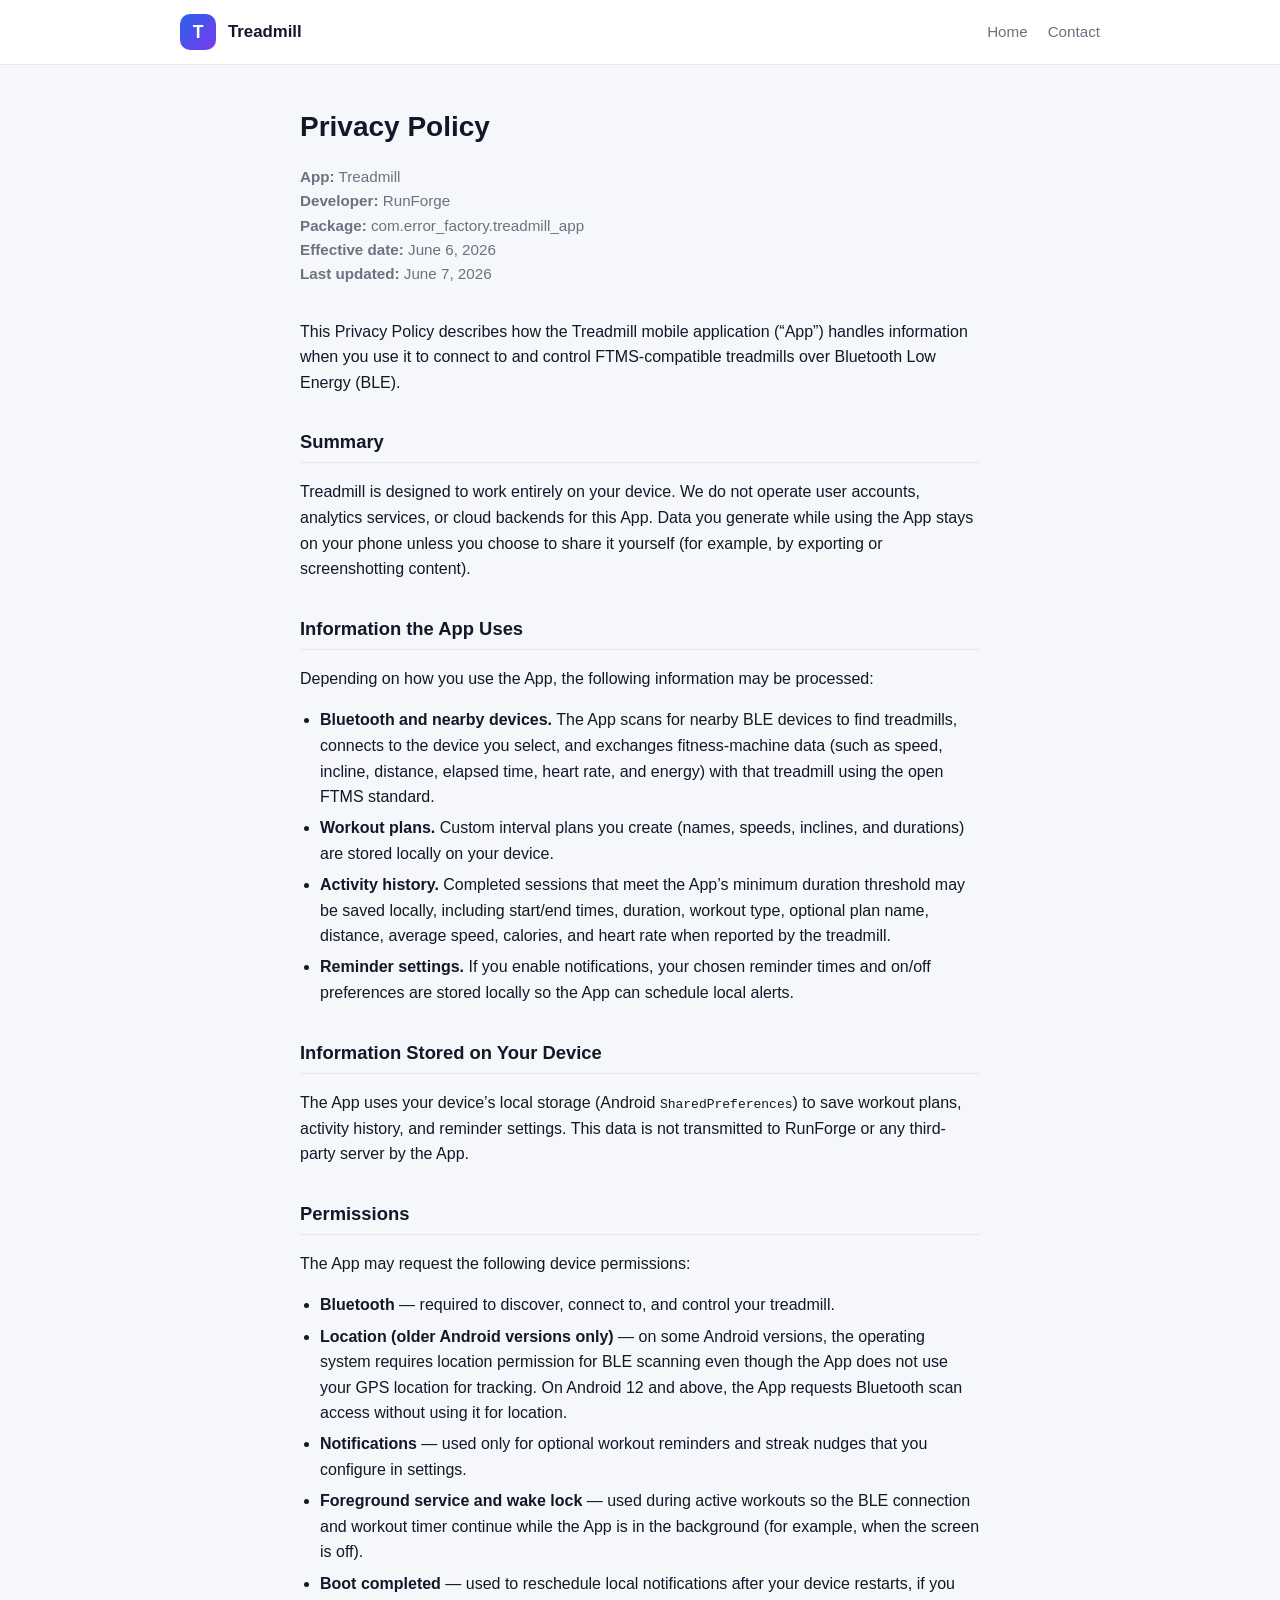
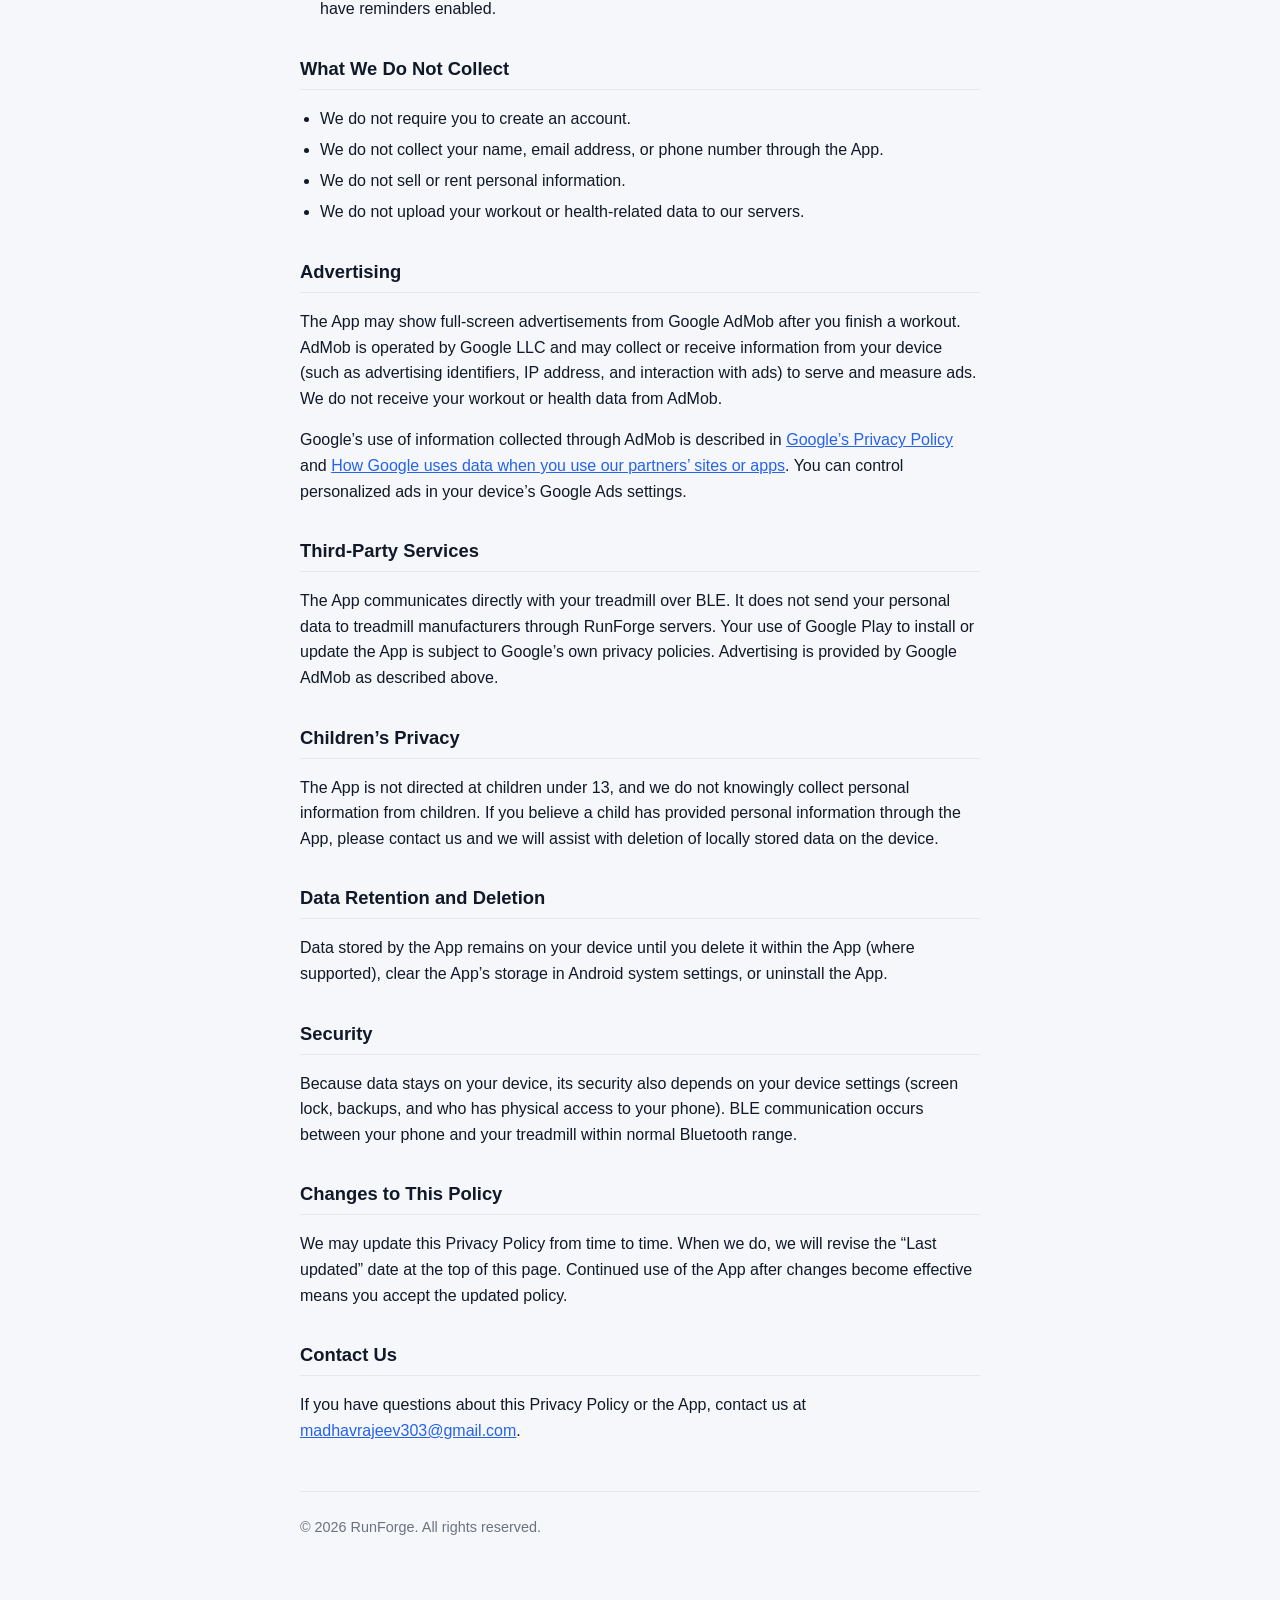
<file: docs/index.html>
<!DOCTYPE html>
<html lang="en">
<head>
  <meta charset="utf-8">
  <meta name="viewport" content="width=device-width, initial-scale=1">
  <title>Treadmill — Privacy Policy</title>
  <meta name="description" content="Privacy policy for the Treadmill Android app by RunForge.">
  <link rel="stylesheet" href="styles.css">
</head>
<body>
  <header class="site-header">
    <div class="container">
      <a class="brand" href="home.html">
        <span class="brand-mark" aria-hidden="true">T</span>
        <span>Treadmill</span>
      </a>
      <nav class="site-nav" aria-label="Main">
        <a href="home.html">Home</a>
        <a href="home.html#contact">Contact</a>
      </nav>
    </div>
  </header>

  <main class="legal-page">
    <h1>Privacy Policy</h1>
    <p class="meta">
      <strong>App:</strong> Treadmill<br>
      <strong>Developer:</strong> RunForge<br>
      <strong>Package:</strong> com.error_factory.treadmill_app<br>
      <strong>Effective date:</strong> June 6, 2026<br>
      <strong>Last updated:</strong> June 7, 2026
    </p>

    <p>
      This Privacy Policy describes how the Treadmill mobile application
      (&ldquo;App&rdquo;) handles information when you use it to connect to and
      control FTMS-compatible treadmills over Bluetooth Low Energy (BLE).
    </p>

    <h2>Summary</h2>
    <p>
      Treadmill is designed to work entirely on your device. We do not operate
      user accounts, analytics services, or cloud backends for this App. Data
      you generate while using the App stays on your phone unless you choose to
      share it yourself (for example, by exporting or screenshotting content).
    </p>

    <h2>Information the App Uses</h2>
    <p>Depending on how you use the App, the following information may be processed:</p>
    <ul>
      <li>
        <strong>Bluetooth and nearby devices.</strong> The App scans for nearby
        BLE devices to find treadmills, connects to the device you select, and
        exchanges fitness-machine data (such as speed, incline, distance, elapsed
        time, heart rate, and energy) with that treadmill using the open FTMS
        standard.
      </li>
      <li>
        <strong>Workout plans.</strong> Custom interval plans you create (names,
        speeds, inclines, and durations) are stored locally on your device.
      </li>
      <li>
        <strong>Activity history.</strong> Completed sessions that meet the
        App&rsquo;s minimum duration threshold may be saved locally, including
        start/end times, duration, workout type, optional plan name, distance,
        average speed, calories, and heart rate when reported by the treadmill.
      </li>
      <li>
        <strong>Reminder settings.</strong> If you enable notifications, your
        chosen reminder times and on/off preferences are stored locally so the
        App can schedule local alerts.
      </li>
    </ul>

    <h2>Information Stored on Your Device</h2>
    <p>
      The App uses your device&rsquo;s local storage (Android
      <code>SharedPreferences</code>) to save workout plans, activity history,
      and reminder settings. This data is not transmitted to RunForge or any
      third-party server by the App.
    </p>

    <h2>Permissions</h2>
    <p>The App may request the following device permissions:</p>
    <ul>
      <li>
        <strong>Bluetooth</strong> — required to discover, connect to, and
        control your treadmill.
      </li>
      <li>
        <strong>Location (older Android versions only)</strong> — on some Android
        versions, the operating system requires location permission for BLE
        scanning even though the App does not use your GPS location for tracking.
        On Android 12 and above, the App requests Bluetooth scan access without
        using it for location.
      </li>
      <li>
        <strong>Notifications</strong> — used only for optional workout reminders
        and streak nudges that you configure in settings.
      </li>
      <li>
        <strong>Foreground service and wake lock</strong> — used during active
        workouts so the BLE connection and workout timer continue while the App
        is in the background (for example, when the screen is off).
      </li>
      <li>
        <strong>Boot completed</strong> — used to reschedule local notifications
        after your device restarts, if you have reminders enabled.
      </li>
    </ul>

    <h2>What We Do Not Collect</h2>
    <ul>
      <li>We do not require you to create an account.</li>
      <li>We do not collect your name, email address, or phone number through the App.</li>
      <li>We do not sell or rent personal information.</li>
      <li>We do not upload your workout or health-related data to our servers.</li>
    </ul>

    <h2>Advertising</h2>
    <p>
      The App may show full-screen advertisements from Google AdMob after you
      finish a workout. AdMob is operated by Google LLC and may collect or
      receive information from your device (such as advertising identifiers,
      IP address, and interaction with ads) to serve and measure ads. We do not
      receive your workout or health data from AdMob.
    </p>
    <p>
      Google&rsquo;s use of information collected through AdMob is described in
      <a href="https://policies.google.com/privacy">Google&rsquo;s Privacy Policy</a>
      and
      <a href="https://policies.google.com/technologies/partner-sites">How Google uses data when you use our partners&rsquo; sites or apps</a>.
      You can control personalized ads in your device&rsquo;s Google Ads settings.
    </p>

    <h2>Third-Party Services</h2>
    <p>
      The App communicates directly with your treadmill over BLE. It does not
      send your personal data to treadmill manufacturers through RunForge
      servers. Your use of Google Play to install or update the App is subject
      to Google&rsquo;s own privacy policies. Advertising is provided by Google
      AdMob as described above.
    </p>

    <h2>Children&rsquo;s Privacy</h2>
    <p>
      The App is not directed at children under 13, and we do not knowingly
      collect personal information from children. If you believe a child has
      provided personal information through the App, please contact us and we
      will assist with deletion of locally stored data on the device.
    </p>

    <h2>Data Retention and Deletion</h2>
    <p>
      Data stored by the App remains on your device until you delete it within
      the App (where supported), clear the App&rsquo;s storage in Android system
      settings, or uninstall the App.
    </p>

    <h2>Security</h2>
    <p>
      Because data stays on your device, its security also depends on your
      device settings (screen lock, backups, and who has physical access to your
      phone). BLE communication occurs between your phone and your treadmill
      within normal Bluetooth range.
    </p>

    <h2>Changes to This Policy</h2>
    <p>
      We may update this Privacy Policy from time to time. When we do, we will
      revise the &ldquo;Last updated&rdquo; date at the top of this page. Continued
      use of the App after changes become effective means you accept the updated
      policy.
    </p>

    <h2>Contact Us</h2>
    <p>
      If you have questions about this Privacy Policy or the App, contact us at
      <a href="mailto:madhavrajeev303@gmail.com">madhavrajeev303@gmail.com</a>.
    </p>

    <footer class="site-footer" style="margin-top: 3rem; padding-top: 1.5rem; border-top: 1px solid var(--border);">
      <div class="container" style="padding: 0;">
        <span>&copy; 2026 RunForge. All rights reserved.</span>
      </div>
    </footer>
  </main>
</body>
</html>
</file>
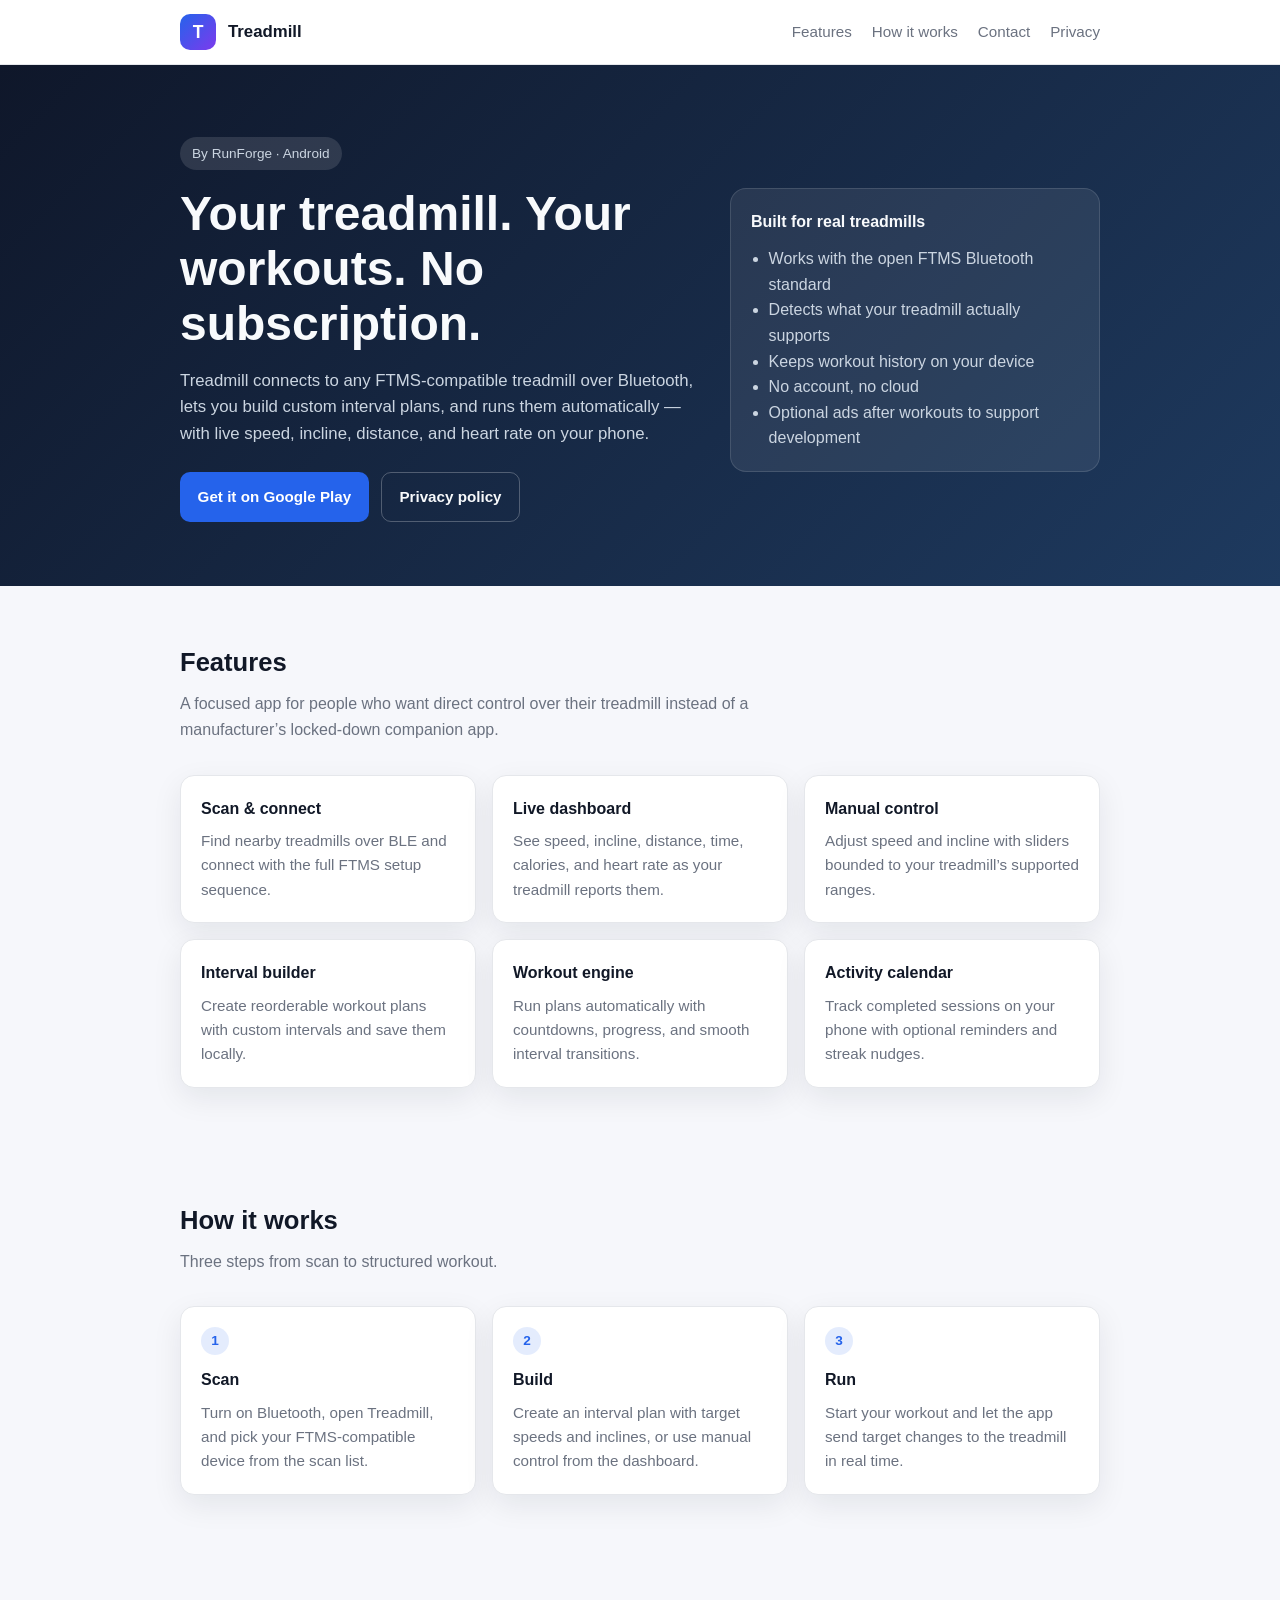
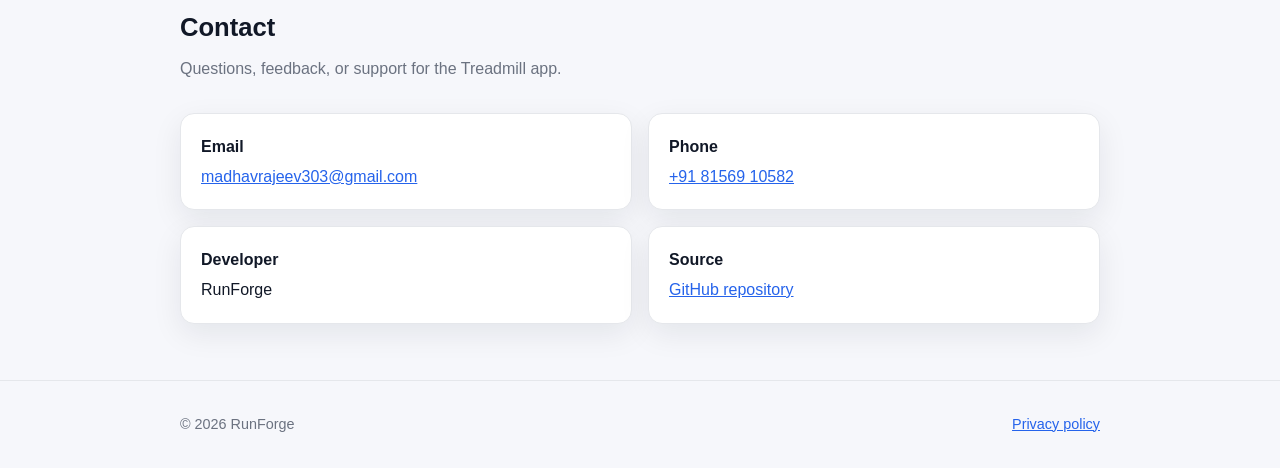
<file: docs/home.html>
<!DOCTYPE html>
<html lang="en">
<head>
  <meta charset="utf-8">
  <meta name="viewport" content="width=device-width, initial-scale=1">
  <title>Treadmill — Control any FTMS treadmill</title>
  <meta name="description" content="Treadmill connects to FTMS-compatible treadmills over Bluetooth, runs custom interval workouts, and keeps your data on your device.">
  <link rel="stylesheet" href="styles.css">
</head>
<body>
  <header class="site-header">
    <div class="container">
      <a class="brand" href="home.html">
        <span class="brand-mark" aria-hidden="true">T</span>
        <span>Treadmill</span>
      </a>
      <nav class="site-nav" aria-label="Main">
        <a href="#features">Features</a>
        <a href="#how-it-works">How it works</a>
        <a href="#contact">Contact</a>
        <a href="./">Privacy</a>
      </nav>
    </div>
  </header>

  <section class="hero">
    <div class="container hero-grid">
      <div>
        <span class="hero-badge">By RunForge · Android</span>
        <h1>Your treadmill. Your workouts. No subscription.</h1>
        <p>
          Treadmill connects to any FTMS-compatible treadmill over Bluetooth,
          lets you build custom interval plans, and runs them automatically —
          with live speed, incline, distance, and heart rate on your phone.
        </p>
        <div class="hero-actions">
          <a class="button button-primary" href="https://play.google.com/store/apps/details?id=com.error_factory.treadmill_app">Get it on Google Play</a>
          <a class="button button-secondary" href="./">Privacy policy</a>
        </div>
      </div>
      <aside class="hero-card" aria-label="Highlights">
        <h2>Built for real treadmills</h2>
        <ul>
          <li>Works with the open FTMS Bluetooth standard</li>
          <li>Detects what your treadmill actually supports</li>
          <li>Keeps workout history on your device</li>
          <li>No account, no cloud</li>
          <li>Optional ads after workouts to support development</li>
        </ul>
      </aside>
    </div>
  </section>

  <section class="section" id="features">
    <div class="container">
      <h2 class="section-title">Features</h2>
      <p class="section-lead">
        A focused app for people who want direct control over their treadmill
        instead of a manufacturer&rsquo;s locked-down companion app.
      </p>
      <div class="feature-grid">
        <article class="card">
          <h3>Scan &amp; connect</h3>
          <p>Find nearby treadmills over BLE and connect with the full FTMS setup sequence.</p>
        </article>
        <article class="card">
          <h3>Live dashboard</h3>
          <p>See speed, incline, distance, time, calories, and heart rate as your treadmill reports them.</p>
        </article>
        <article class="card">
          <h3>Manual control</h3>
          <p>Adjust speed and incline with sliders bounded to your treadmill&rsquo;s supported ranges.</p>
        </article>
        <article class="card">
          <h3>Interval builder</h3>
          <p>Create reorderable workout plans with custom intervals and save them locally.</p>
        </article>
        <article class="card">
          <h3>Workout engine</h3>
          <p>Run plans automatically with countdowns, progress, and smooth interval transitions.</p>
        </article>
        <article class="card">
          <h3>Activity calendar</h3>
          <p>Track completed sessions on your phone with optional reminders and streak nudges.</p>
        </article>
      </div>
    </div>
  </section>

  <section class="section" id="how-it-works">
    <div class="container">
      <h2 class="section-title">How it works</h2>
      <p class="section-lead">Three steps from scan to structured workout.</p>
      <div class="steps">
        <article class="card">
          <div class="step-number">1</div>
          <h3>Scan</h3>
          <p>Turn on Bluetooth, open Treadmill, and pick your FTMS-compatible device from the scan list.</p>
        </article>
        <article class="card">
          <div class="step-number">2</div>
          <h3>Build</h3>
          <p>Create an interval plan with target speeds and inclines, or use manual control from the dashboard.</p>
        </article>
        <article class="card">
          <div class="step-number">3</div>
          <h3>Run</h3>
          <p>Start your workout and let the app send target changes to the treadmill in real time.</p>
        </article>
      </div>
    </div>
  </section>

  <section class="section" id="contact">
    <div class="container">
      <h2 class="section-title">Contact</h2>
      <p class="section-lead">Questions, feedback, or support for the Treadmill app.</p>
      <div class="contact-grid">
        <div class="card contact-item">
          <strong>Email</strong>
          <a href="mailto:madhavrajeev303@gmail.com">madhavrajeev303@gmail.com</a>
        </div>
        <div class="card contact-item">
          <strong>Phone</strong>
          <a href="tel:+918156910582">+91 81569 10582</a>
        </div>
        <div class="card contact-item">
          <strong>Developer</strong>
          RunForge
        </div>
        <div class="card contact-item">
          <strong>Source</strong>
          <a href="https://github.com/GodOfCoding1/treadmill_app">GitHub repository</a>
        </div>
      </div>
    </div>
  </section>

  <footer class="site-footer">
    <div class="container">
      <span>&copy; 2026 RunForge</span>
      <span>
        <a href="./">Privacy policy</a>
      </span>
    </div>
  </footer>
</body>
</html>
</file>
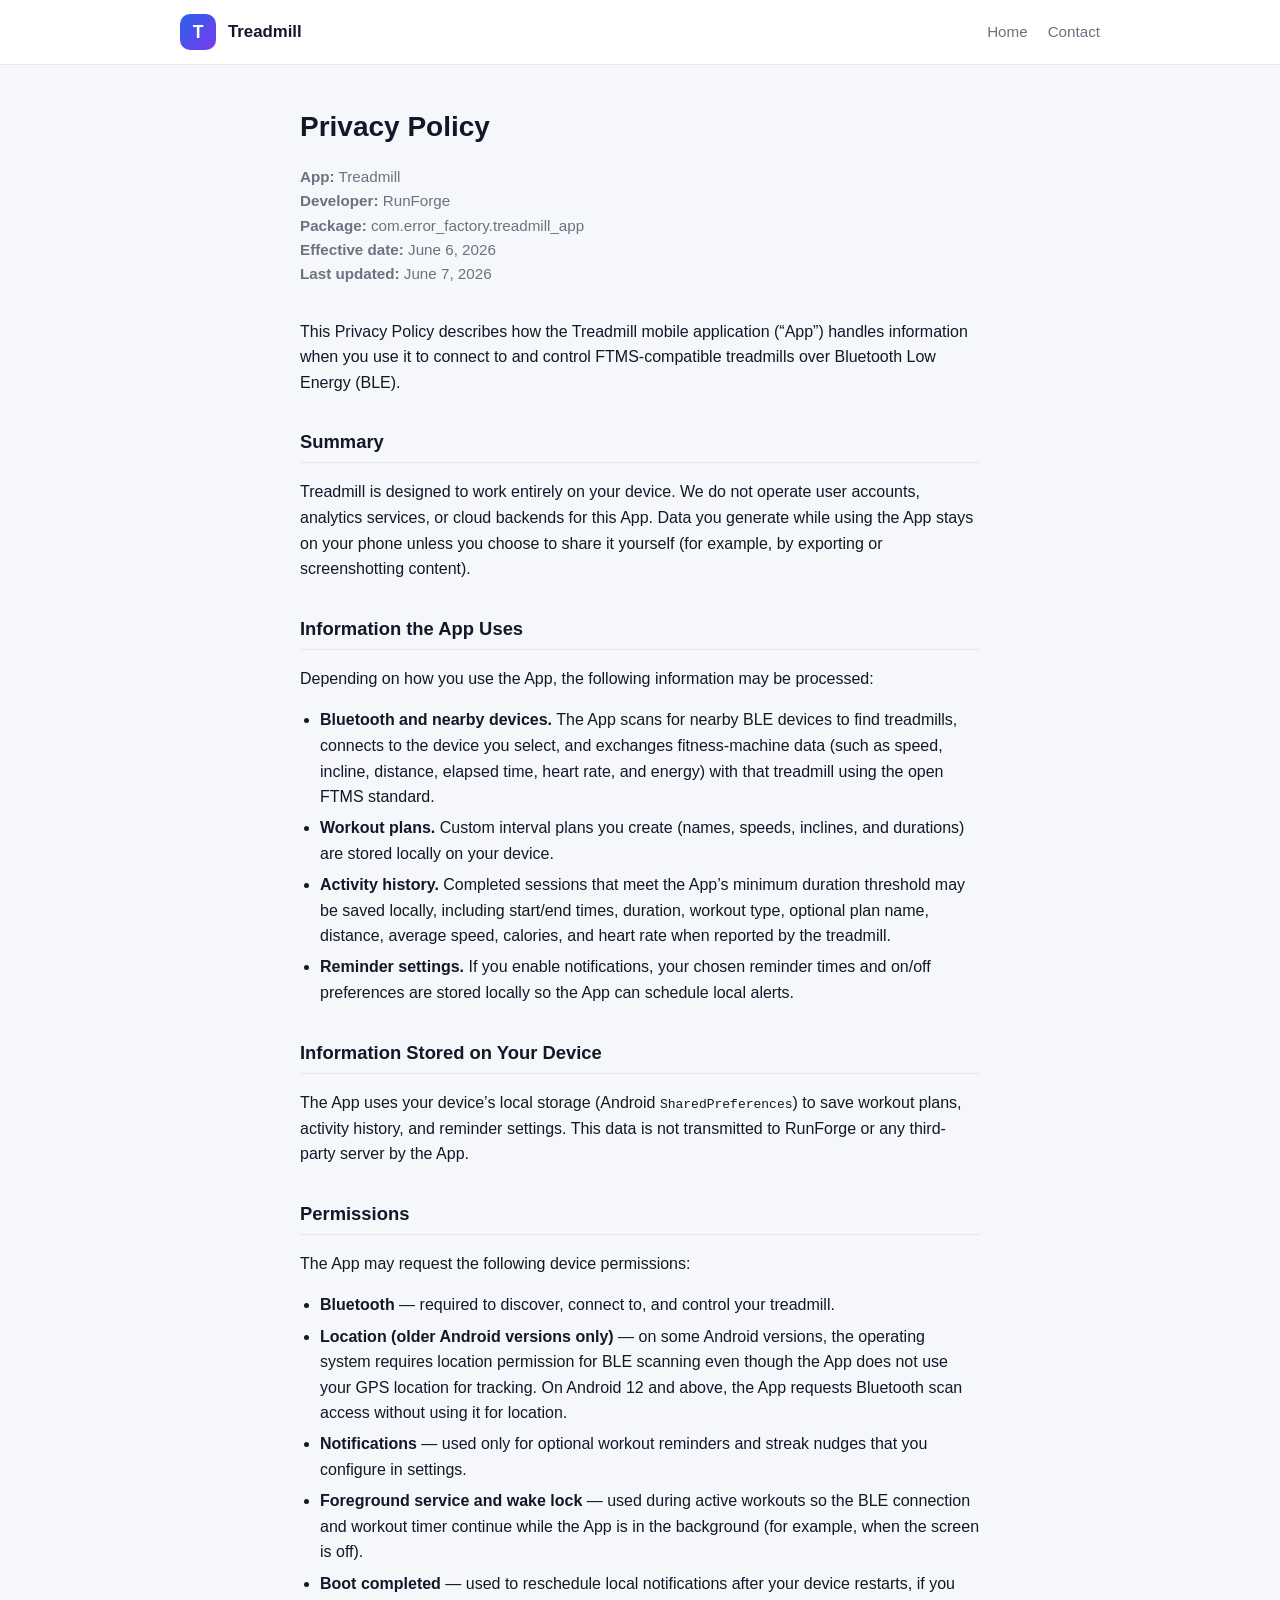
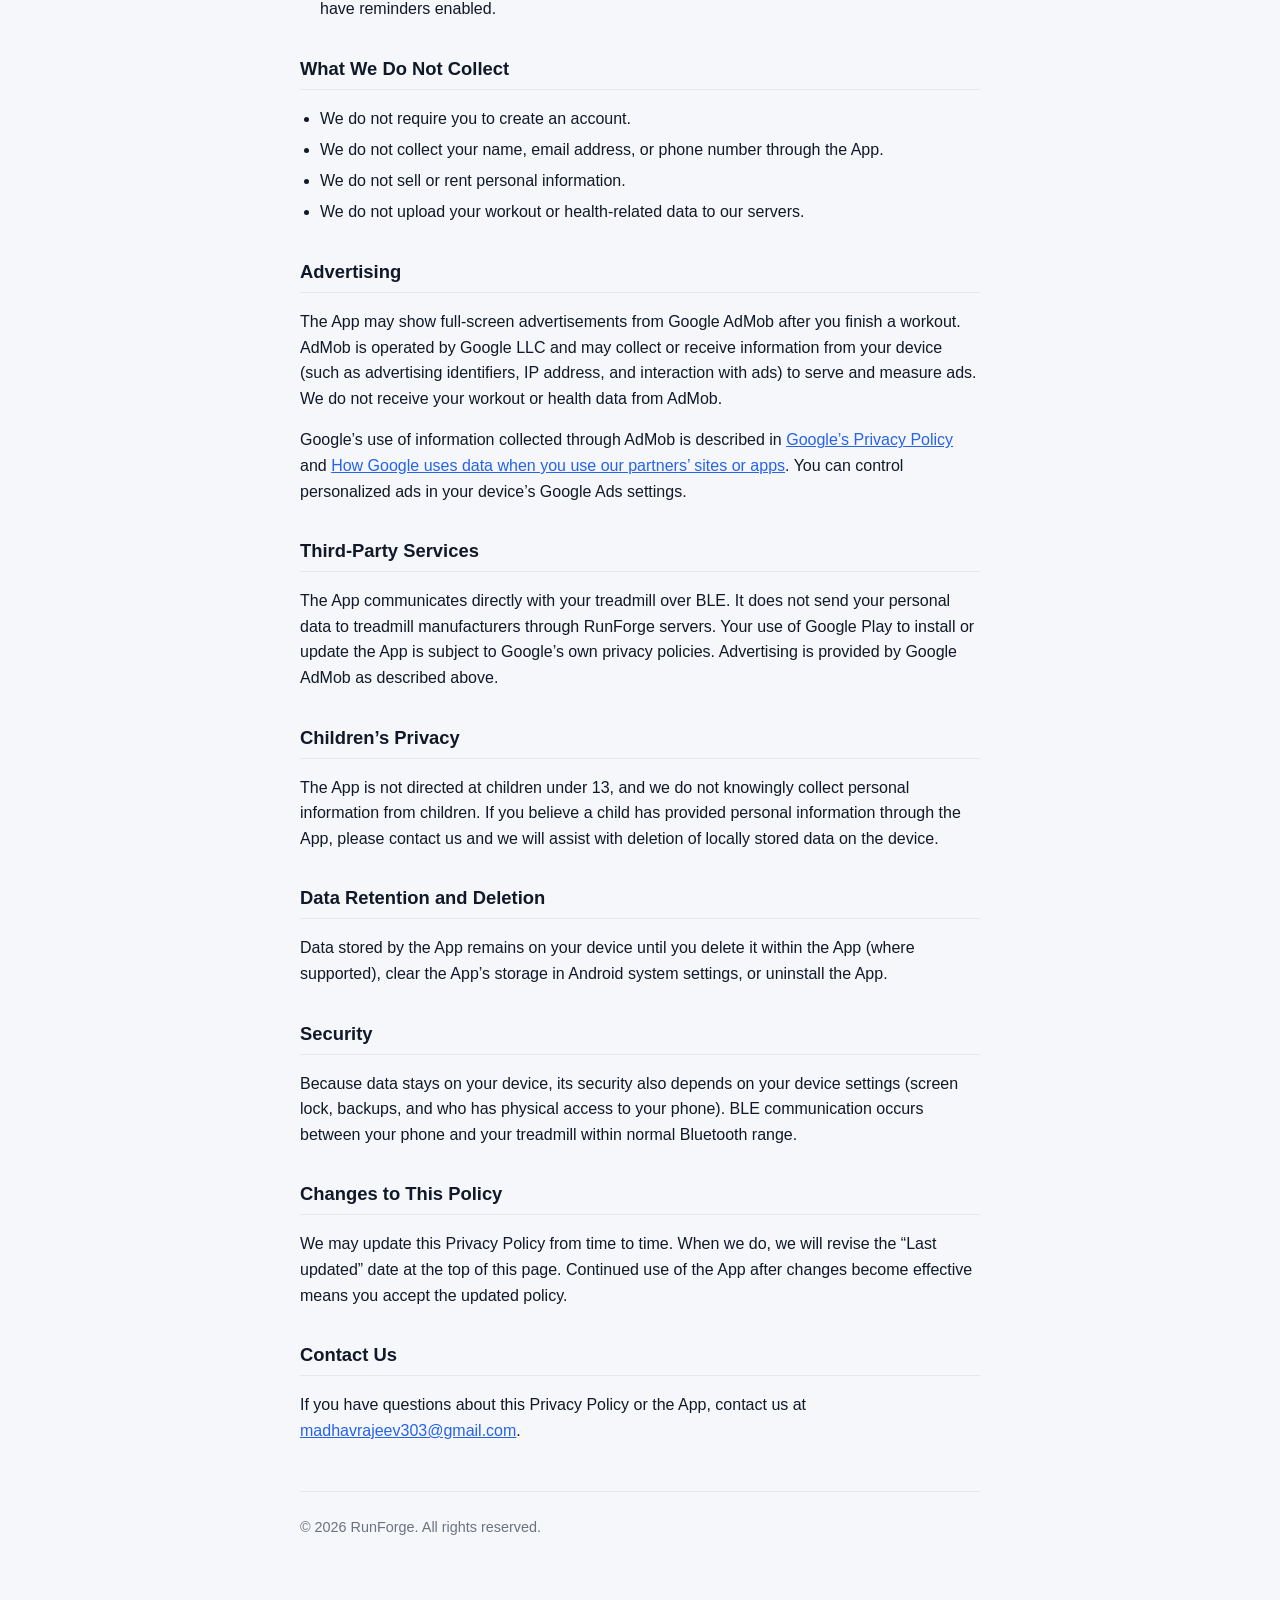
<file: docs/privacy.html>
<!DOCTYPE html>
<html lang="en">
<head>
  <meta charset="utf-8">
  <meta http-equiv="refresh" content="0; url=./">
  <link rel="canonical" href="./">
  <title>Redirecting to Privacy Policy</title>
</head>
<body>
  <p>The privacy policy has moved to <a href="./">the site home page</a>.</p>
</body>
</html>
</file>
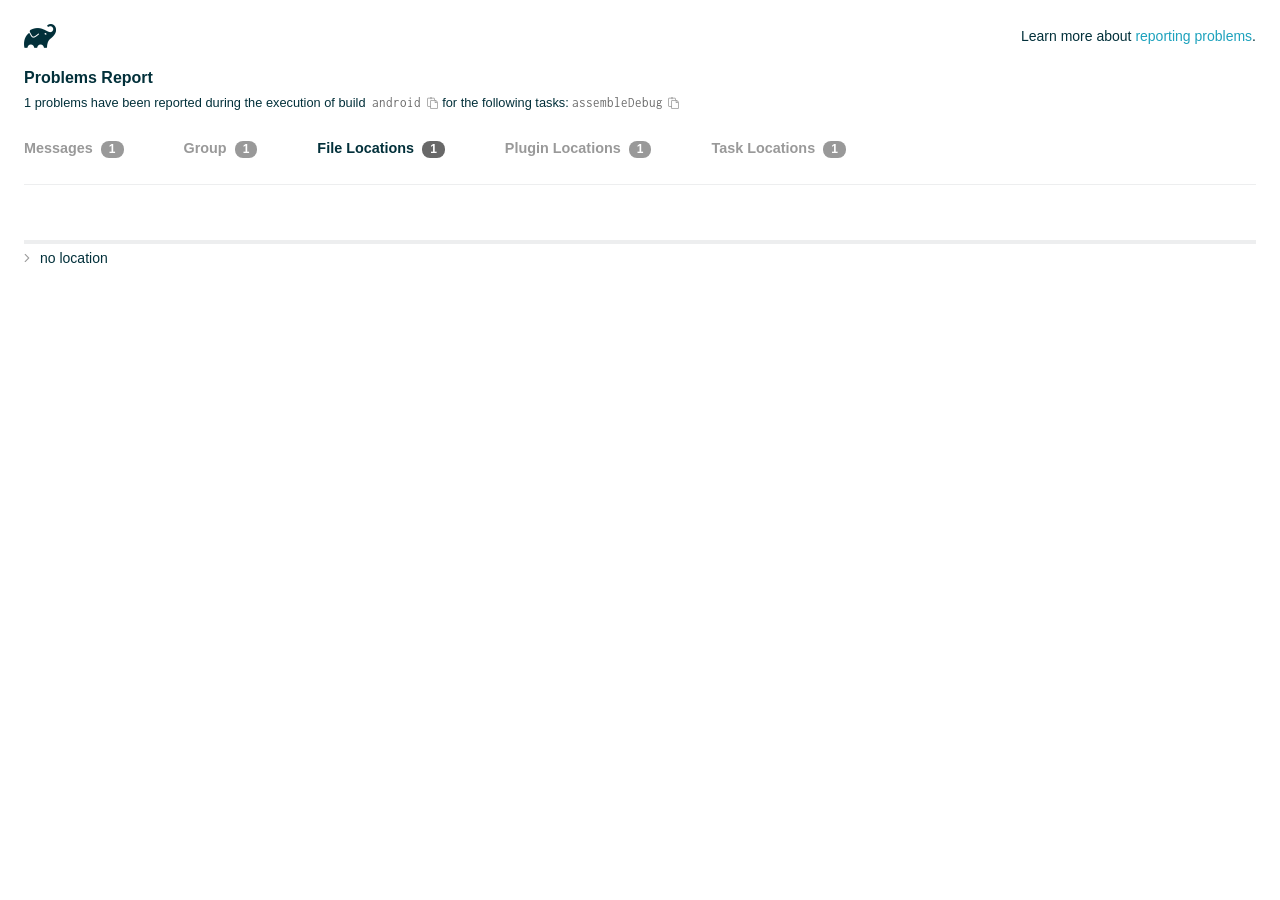
<file: android/build/reports/problems/problems-report.html>
<!DOCTYPE html>

<html lang="en">
<head>
    <!-- Required meta tags -->
    <meta charset="utf-8">
    <meta name="viewport" content="width=device-width, initial-scale=1, shrink-to-fit=no">

                    <style type="text/css">
                /*! normalize.css v7.0.0 | MIT License | github.com/necolas/normalize.css */
html {
    line-height: 1.15;
    -ms-text-size-adjust: 100%;
    -webkit-text-size-adjust: 100%
}

body {
    margin: 0
}

article, aside, footer, header, nav, section {
    display: block
}

h1 {
    font-size: 2em;
    margin: .67em 0
}

figcaption, figure, main {
    display: block
}

figure {
    margin: 1em 40px
}

hr {
    box-sizing: content-box;
    height: 0;
    overflow: visible
}

pre {
    font-family: monospace, monospace;
    font-size: 1em
}

a {
    background-color: transparent;
    -webkit-text-decoration-skip: objects
}

abbr[title] {
    border-bottom: none;
    text-decoration: underline;
    text-decoration: underline dotted
}

b, strong {
    font-weight: inherit
}

b, strong {
    font-weight: bolder
}

code, kbd, samp {
    font-family: monospace, monospace;
    font-size: 1em
}

dfn {
    font-style: italic
}

mark {
    background-color: #ff0;
    color: #000
}

small {
    font-size: 80%
}

sub, sup {
    font-size: 75%;
    line-height: 0;
    position: relative;
    vertical-align: baseline
}

sub {
    bottom: -.25em
}

sup {
    top: -.5em
}

audio, video {
    display: inline-block
}

audio:not([controls]) {
    display: none;
    height: 0
}

img {
    border-style: none
}

svg:not(:root) {
    overflow: hidden
}

button, input, optgroup, select, textarea {
    font-family: sans-serif;
    font-size: 100%;
    line-height: 1.15;
    margin: 0
}

button, input {
    overflow: visible
}

button, select {
    text-transform: none
}

[type=reset], [type=submit], button, html [type=button] {
    -webkit-appearance: button
}

[type=button]::-moz-focus-inner, [type=reset]::-moz-focus-inner, [type=submit]::-moz-focus-inner, button::-moz-focus-inner {
    border-style: none;
    padding: 0
}

[type=button]:-moz-focusring, [type=reset]:-moz-focusring, [type=submit]:-moz-focusring, button:-moz-focusring {
    outline: 1px dotted ButtonText
}

fieldset {
    padding: .35em .75em .625em
}

legend {
    box-sizing: border-box;
    color: inherit;
    display: table;
    max-width: 100%;
    padding: 0;
    white-space: normal
}

progress {
    display: inline-block;
    vertical-align: baseline
}

textarea {
    overflow: auto
}

[type=checkbox], [type=radio] {
    box-sizing: border-box;
    padding: 0
}

[type=number]::-webkit-inner-spin-button, [type=number]::-webkit-outer-spin-button {
    height: auto
}

[type=search] {
    -webkit-appearance: textfield;
    outline-offset: -2px
}

[type=search]::-webkit-search-cancel-button, [type=search]::-webkit-search-decoration {
    -webkit-appearance: none
}

::-webkit-file-upload-button {
    -webkit-appearance: button;
    font: inherit
}

details, menu {
    display: block
}

summary {
    display: list-item
}

canvas {
    display: inline-block
}

template {
    display: none
}

[hidden] {
    display: none
}

/* configuration cache styles */

.report-wrapper {
    margin: 0;
    padding: 0 24px;
}

.gradle-logo {
    width: 32px;
    height: 24px;
    background-image: url("[data-uri]");
    background-size: contain;
}

.header {
    display: flex;
    flex-wrap: wrap;
    position: fixed;
    top: 0;
    left: 0;
    width: 100%;
    padding: 24px 24px 0 24px;
    background-color: white;
    z-index: 1;
}

.learn-more {
    margin-left: auto;
    align-self: center;
    font-size: 0.875rem;
    font-weight: normal;
}

.title {
    display: flex;
    align-items: center;
    padding: 18px 0 24px 0;
    flex: 1 0 100%;
}

.content {
    font-size: 0.875rem;
    padding: 240px 0 48px;
    overflow-x: auto;
    white-space: nowrap;
}

.content ol:first-of-type {
    margin: 0;
}

.tree-btn {
    cursor: pointer;
    display: inline-block;
    width: 16px;
    height: 16px;
    background-size: contain;
    background-repeat: no-repeat;
    vertical-align: middle;
    margin-top: -0.2em;
}

.tree-btn.collapsed {
    background-image: url('data:image/svg+xml;utf8,<svg xmlns="http://www.w3.org/2000/svg" viewBox="0 0 192 512"><path d="M166.9 264.5l-117.8 116c-4.7 4.7-12.3 4.7-17 0l-7.1-7.1c-4.7-4.7-4.7-12.3 0-17L127.3 256 25.1 155.6c-4.7-4.7-4.7-12.3 0-17l7.1-7.1c4.7-4.7 12.3-4.7 17 0l117.8 116c4.6 4.7 4.6 12.3-.1 17z" fill="%23999999" stroke="%23999999"/></svg>');
}

.tree-btn.expanded {
    background-image: url('data:image/svg+xml;utf8,<svg xmlns="http://www.w3.org/2000/svg" viewBox="0 0 256 512"><path d="M119.5 326.9L3.5 209.1c-4.7-4.7-4.7-12.3 0-17l7.1-7.1c4.7-4.7 12.3-4.7 17 0L128 287.3l100.4-102.2c4.7-4.7 12.3-4.7 17 0l7.1 7.1c4.7 4.7 4.7 12.3 0 17L136.5 327c-4.7 4.6-12.3 4.6-17-.1z" fill="%23999999" stroke="%23999999"/></svg>');
}

ul .tree-btn {
    margin-right: 3px;
}

.leaf-icon {
    display: inline-block;
    width: 16px;
    height: 16px;
    background-image: url('data:image/svg+xml;utf8,<svg xmlns="http://www.w3.org/2000/svg" viewBox="0 0 256 512"><path d="M32 256 H224" stroke="%23999999" stroke-width="48" stroke-linecap="round"/></svg>');
    background-size: contain;
    background-repeat: no-repeat;
    vertical-align: middle;
    margin-top: -0.2em;
}

.invisible-text {
    user-select: all; /* Allow the text to be selectable */
    color: transparent; /* Hide the text */
    text-indent: -9999px; /* Move the text out of view */
    position: relative;
    white-space: pre; /* Preserve meaningful whitespace in the invisible text for copying */
}

.text-for-copy {
    display: inline-block;
}

.enum-icon {
    display: inline-block;
    width: 16px;
    height: 16px;
    background-image: url('data:image/svg+xml;utf8,<svg xmlns="http://www.w3.org/2000/svg" viewBox="0 0 1024 1024"><circle cx="512" cy="512" r="200" /></svg>');
    background-size: contain;
    background-repeat: no-repeat;
    vertical-align: middle;
    margin-inline-start: 0.5ex;
    margin-inline-end: 0.5ex;
    margin-top: -0.2em;
}

.error-icon {
    display: inline-block;
    width: 16px;
    height: 16px;
    background-image: url('data:image/svg+xml;utf8,<svg xmlns="http://www.w3.org/2000/svg" viewBox="0 0 320 512"><path d="M193.94 256L296.5 153.44l21.15-21.15c3.12-3.12 3.12-8.19 0-11.31l-22.63-22.63c-3.12-3.12-8.19-3.12-11.31 0L160 222.06 36.29 98.34c-3.12-3.12-8.19-3.12-11.31 0L2.34 120.97c-3.12 3.12-3.12 8.19 0 11.31L126.06 256 2.34 379.71c-3.12 3.12-3.12 8.19 0 11.31l22.63 22.63c3.12 3.12 8.19 3.12 11.31 0L160 289.94 262.56 392.5l21.15 21.15c3.12 3.12 8.19 3.12 11.31 0l22.63-22.63c3.12-3.12 3.12-8.19 0-11.31L193.94 256z" fill="%23FC461E" stroke="%23FC461E"/></svg>');
    background-size: contain;
    background-repeat: no-repeat;
    vertical-align: middle;
    margin-inline-start: 0.5ex;
    margin-inline-end: 0.5ex;
    margin-top: -0.2em;
}

.advice-icon {
    display: inline-block;
    width: 16px;
    height: 16px;
    background-image: url('data:image/svg+xml;utf8,<svg width="800px" height="800px" viewBox="-4.93 0 122.88 122.88" version="1.1" id="Layer_1" xmlns="http://www.w3.org/2000/svg" xmlns:xlink="http://www.w3.org/1999/xlink"  style="enable-background:new 0 0 113.01 122.88" xml:space="preserve"><g><path d="M44.13,102.06c-1.14,0.03-2.14-0.81-2.3-1.96c-0.17-1.2,0.64-2.31,1.82-2.54c-1.3-7.37-4.85-11.43-8.6-15.72 c-2.92-3.34-5.95-6.81-8.34-11.92c-2.35-5.03-3.64-10.23-3.6-15.63c0.05-5.4,1.42-10.96,4.4-16.71c0.02-0.04,0.04-0.07,0.06-0.11 l0,0c3.91-6.62,9.38-11.04,15.47-13.52c5.11-2.09,10.66-2.8,16.1-2.3c5.42,0.5,10.73,2.2,15.37,4.94 c5.9,3.49,10.75,8.67,13.42,15.21c1.44,3.54,2.42,7.49,2.54,11.82c0.12,4.31-0.62,8.96-2.61,13.88 c-2.66,6.59-6.18,10.68-9.47,14.51c-3.03,3.53-5.85,6.81-7.42,11.84c0.89,0.21,1.59,0.94,1.73,1.9c0.17,1.24-0.7,2.39-1.94,2.56 l-0.77,0.11c-0.14,1.09-0.23,2.26-0.27,3.51l0.25-0.04c1.24-0.17,2.39,0.7,2.56,1.94c0.17,1.24-0.7,2.39-1.94,2.56l-0.78,0.11 c0.01,0.15,0.02,0.3,0.03,0.45l0,0c0.07,0.88,0.08,1.73,0.03,2.54l0.13-0.02c1.25-0.15,2.38,0.74,2.54,1.98 c0.15,1.25-0.74,2.38-1.98,2.54l-1.68,0.21c-1.2,3.11-3.34,5.48-5.87,6.94c-1.74,1.01-3.67,1.59-5.61,1.71 c-1.97,0.12-3.96-0.25-5.78-1.13c-2.08-1.02-3.94-2.71-5.29-5.14c-0.65-0.33-1.13-0.97-1.23-1.75c-0.04-0.31-0.01-0.61,0.07-0.89 c-0.39-1.16-0.68-2.43-0.87-3.83l-0.07,0.01c-1.24,0.17-2.39-0.7-2.56-1.94c-0.17-1.24,0.7-2.39,1.94-2.56l0.54-0.08 C44.19,104.32,44.18,103.16,44.13,102.06L44.13,102.06z M2.18,58.86C1.01,58.89,0.04,57.98,0,56.81c-0.04-1.17,0.88-2.14,2.05-2.18 l8.7-0.3c1.17-0.04,2.14,0.88,2.18,2.05c0.04,1.17-0.88,2.14-2.05,2.18L2.18,58.86L2.18,58.86z M110.68,50.25 c1.16-0.12,2.2,0.73,2.32,1.89c0.12,1.16-0.73,2.2-1.89,2.32l-8.66,0.91c-1.16,0.12-2.2-0.73-2.32-1.89 c-0.12-1.16,0.73-2.2,1.89-2.32L110.68,50.25L110.68,50.25z M94.91,14.78c0.65-0.97,1.96-1.23,2.93-0.58 c0.97,0.65,1.23,1.96,0.58,2.93l-4.84,7.24c-0.65,0.97-1.96,1.23-2.93,0.58c-0.97-0.65-1.23-1.96-0.58-2.93L94.91,14.78 L94.91,14.78z M57.63,2.06c0.03-1.17,1-2.09,2.16-2.06c1.17,0.03,2.09,1,2.06,2.16l-0.22,8.7c-0.03,1.17-1,2.09-2.16,2.06 c-1.17-0.03-2.09-1-2.06-2.16L57.63,2.06L57.63,2.06z M13.88,15.53c-0.86-0.8-0.9-2.14-0.11-2.99c0.8-0.86,2.14-0.9,2.99-0.11 l6.37,5.94c0.86,0.8,0.9,2.14,0.11,2.99c-0.8,0.86-2.14,0.9-2.99,0.11L13.88,15.53L13.88,15.53z M47.88,96.95l18.49-2.63 c1.59-6.7,5.05-10.73,8.8-15.08c3.08-3.58,6.36-7.4,8.76-13.34c1.76-4.35,2.41-8.43,2.31-12.19c-0.1-3.75-0.96-7.21-2.24-10.34 c-2.3-5.63-6.51-10.11-11.65-13.15c-4.11-2.43-8.8-3.94-13.59-4.37c-4.77-0.44-9.64,0.19-14.13,2.02 c-5.26,2.15-9.99,5.97-13.39,11.72c-2.64,5.12-3.86,10.02-3.9,14.73c-0.04,4.74,1.11,9.33,3.2,13.8c2.13,4.56,4.97,7.8,7.69,10.92 C42.47,83.9,46.48,88.49,47.88,96.95L47.88,96.95z M65.62,99.02l-17.27,2.45c0.05,1.1,0.07,2.25,0.05,3.47l17.05-2.42 C65.47,101.29,65.52,100.12,65.62,99.02L65.62,99.02z M48.49,109.52c0.12,0.92,0.3,1.76,0.53,2.54l16.55-2.04 c0.11-0.86,0.13-1.77,0.05-2.74l0,0l0-0.02l-0.01-0.17L48.49,109.52L48.49,109.52z M51.37,116.36c0.64,0.67,1.35,1.19,2.1,1.55 c1.15,0.56,2.42,0.79,3.67,0.72c1.29-0.08,2.57-0.47,3.74-1.15c1.1-0.64,2.09-1.53,2.88-2.65L51.37,116.36L51.37,116.36z"/></g></svg>');
    background-size: contain;
    background-repeat: no-repeat;
    vertical-align: middle;
    margin-inline-start: 0.5ex;
    margin-inline-end: 0.5ex;
    margin-top: -0.2em;
}

.warning-icon {
    display: inline-block;
    width: 13px;
    height: 13px;
    background-image: url('data:image/svg+xml;utf8,<svg xmlns="http://www.w3.org/2000/svg" viewBox="0 0 576 512"><path d="M270.2 160h35.5c3.4 0 6.1 2.8 6 6.2l-7.5 196c-.1 3.2-2.8 5.8-6 5.8h-20.5c-3.2 0-5.9-2.5-6-5.8l-7.5-196c-.1-3.4 2.6-6.2 6-6.2zM288 388c-15.5 0-28 12.5-28 28s12.5 28 28 28 28-12.5 28-28-12.5-28-28-28zm281.5 52L329.6 24c-18.4-32-64.7-32-83.2 0L6.5 440c-18.4 31.9 4.6 72 41.6 72H528c36.8 0 60-40 41.5-72zM528 480H48c-12.3 0-20-13.3-13.9-24l240-416c6.1-10.6 21.6-10.7 27.7 0l240 416c6.2 10.6-1.5 24-13.8 24z" fill="%23DEAD22" stroke="%23DEAD22"/></svg>');
    background-size: contain;
    background-repeat: no-repeat;
    vertical-align: middle;
    margin-inline-start: 0.3ex;
    margin-inline-end: 1.1ex;
    margin-top: -0.1em;
}

.documentation-button {
    cursor: pointer;
    display: inline-block;
    width: 13px;
    height: 13px;
    background-image: url('data:image/svg+xml;utf8,<svg xmlns="http://www.w3.org/2000/svg" viewBox="0 0 512 512"><path d="M256 340c-15.464 0-28 12.536-28 28s12.536 28 28 28 28-12.536 28-28-12.536-28-28-28zm7.67-24h-16c-6.627 0-12-5.373-12-12v-.381c0-70.343 77.44-63.619 77.44-107.408 0-20.016-17.761-40.211-57.44-40.211-29.144 0-44.265 9.649-59.211 28.692-3.908 4.98-11.054 5.995-16.248 2.376l-13.134-9.15c-5.625-3.919-6.86-11.771-2.645-17.177C185.658 133.514 210.842 116 255.67 116c52.32 0 97.44 29.751 97.44 80.211 0 67.414-77.44 63.849-77.44 107.408V304c0 6.627-5.373 12-12 12zM256 40c118.621 0 216 96.075 216 216 0 119.291-96.61 216-216 216-119.244 0-216-96.562-216-216 0-119.203 96.602-216 216-216m0-32C119.043 8 8 119.083 8 256c0 136.997 111.043 248 248 248s248-111.003 248-248C504 119.083 392.957 8 256 8z" fill="%23999999" stroke="%23999999"/></svg>');
    background-size: contain;
    background-repeat: no-repeat;
    vertical-align: middle;
    margin-inline-start: 0.5ex;
    margin-inline-end: 0.5ex;
    margin-top: -0.2em;
}

.documentation-button::selection {
    color: transparent;
}

.documentation-button:hover {
    color: transparent;
}

.copy-button {
    cursor: pointer;
    display: inline-block;
    width: 12px;
    height: 12px;
    background-image: url('data:image/svg+xml;utf8,<svg xmlns="http://www.w3.org/2000/svg" viewBox="0 0 448 512"><path d="M433.941 193.941l-51.882-51.882A48 48 0 0 0 348.118 128H320V80c0-26.51-21.49-48-48-48h-66.752C198.643 13.377 180.858 0 160 0s-38.643 13.377-45.248 32H48C21.49 32 0 53.49 0 80v288c0 26.51 21.49 48 48 48h80v48c0 26.51 21.49 48 48 48h224c26.51 0 48-21.49 48-48V227.882a48 48 0 0 0-14.059-33.941zm-22.627 22.627a15.888 15.888 0 0 1 4.195 7.432H352v-63.509a15.88 15.88 0 0 1 7.431 4.195l51.883 51.882zM160 30c9.941 0 18 8.059 18 18s-8.059 18-18 18-18-8.059-18-18 8.059-18 18-18zM48 384c-8.822 0-16-7.178-16-16V80c0-8.822 7.178-16 16-16h66.752c6.605 18.623 24.389 32 45.248 32s38.643-13.377 45.248-32H272c8.822 0 16 7.178 16 16v48H176c-26.51 0-48 21.49-48 48v208H48zm352 96H176c-8.822 0-16-7.178-16-16V176c0-8.822 7.178-16 16-16h144v72c0 13.2 10.8 24 24 24h72v208c0 8.822-7.178 16-16 16z" fill="%23999999" stroke="%23999999"/></svg>');
    background-size: contain;
    background-repeat: no-repeat;
    vertical-align: middle;
    margin-inline-start: 0.5ex;
    margin-top: -0.2em;
}

.groups{
    display: flex;
    border-bottom: 1px solid #EDEEEF;
    flex: 1 0 100%;
}

.uncategorized {
    display: flex;
    border-top: 4px solid #EDEEEF;
    flex: 1 0 100%;
}

.group-selector {
    padding: 0 52px 24px 0;
    font-size: 0.9rem;
    font-weight: bold;
    color: #999999;
    cursor: pointer;
}

.group-selector__count {
    margin: 0 8px;
    border-radius: 8px;
    background-color: #999;
    color: #fff;
    padding: 1px 8px 2px;
    font-size: 0.75rem;
}

.group-selector--active {
    color: #02303A;
    cursor: auto;
}

.group-selector--active .group-selector__count {
    background-color: #686868;
}

.group-selector--disabled {
    cursor: not-allowed;
}

.accordion-header {
    cursor: pointer;
}

.container {
    padding-left: 0.5em;
    padding-right: 0.5em;
}

.stacktrace {
    border-radius: 4px;
    overflow-x: auto;
    padding: 0.5rem;
    margin-bottom: 0;
    min-width: 1000px;
}

/* Lato (bold, regular) */
@font-face {
    font-display: swap;
    font-family: Lato;
    font-weight: 500;
    font-style: normal;
    src: url("https://assets.gradle.com/lato/fonts/lato-semibold/lato-semibold.woff2") format("woff2"),
    url("https://assets.gradle.com/lato/fonts/lato-semibold/lato-semibold.woff") format("woff");
}

@font-face {
    font-display: swap;
    font-family: Lato;
    font-weight: bold;
    font-style: normal;
    src: url("https://assets.gradle.com/lato/fonts/lato-bold/lato-bold.woff2") format("woff2"),
    url("https://assets.gradle.com/lato/fonts/lato-bold/lato-bold.woff") format("woff");
}

* {
    -webkit-box-sizing: border-box;
    -moz-box-sizing: border-box;
    box-sizing: border-box;
}

html,
body {
    margin: 0;
    padding: 0;
}

html {
    font-family: "Lato", "Helvetica Neue", Arial, sans-serif;
    font-size: 16px;
    font-weight: 400;
    line-height: 1.5;
}

body {
    color: #02303A;
    background-color: #ffffff;
    -webkit-text-size-adjust: 100%;
    -ms-text-size-adjust: 100%;
    -webkit-font-smoothing: antialiased;
}


/* typography */
h1, h2, h3, h4, h5, h6 {
    color: #02303A;
    text-rendering: optimizeLegibility;
    margin: 0;
}

h1 {
    font-size: 1rem;
}

h2 {
    font-size: 0.9rem;
}

h3 {
    font-size: 1.125rem;
}

h4, h5, h6 {
    font-size: 0.875rem;
}

h1 code {
    font-weight: bold;
}

ul, ol, dl {
    list-style-position: outside;
    line-height: 1.6;
    padding: 0;
    margin: 0 0 0 20px;
    list-style-type: none;
}

li {
    line-height: 2;
}

a {
    color: #1DA2BD;
    text-decoration: none;
    transition: all 0.3s ease, visibility 0s;
}

a:hover {
    color: #35c1e4;
}

/* code */
code, pre {
    font-family: Inconsolata, Monaco, "Courier New", monospace;
    font-style: normal;
    font-variant-ligatures: normal;
    font-variant-caps: normal;
    font-variant-numeric: normal;
    font-variant-east-asian: normal;
    font-weight: normal;
    font-stretch: normal;
    color: #686868;
}

*:not(pre) > code {
    letter-spacing: 0;
    padding: 0.1em 0.5ex;
    text-rendering: optimizeSpeed;
    word-spacing: -0.15em;
    word-wrap: break-word;
}

pre {
    font-size: 0.75rem;
    line-height: 1.8;
    margin-top: 0;
    margin-bottom: 1.5em;
    padding: 1rem;
}

pre code {
    background-color: transparent;
    color: inherit;
    line-height: 1.8;
    font-size: 100%;
    padding: 0;
}

a code {
    color: #1BA8CB;
}

pre.code, pre.programlisting, pre.screen, pre.tt {
    background-color: #f7f7f8;
    border-radius: 4px;
    font-size: 1em;
    line-height: 1.45;
    margin-bottom: 1.25em;
    overflow-x: auto;
    padding: 1rem;
}

li em, p em {
    padding: 0 1px;
}

code em, tt em {
    text-decoration: none;
}

code + .copy-button {
    margin-inline-start: 0.2ex;
}

.java-exception {
    font-size: 0.75rem;
    padding-left: 24px;
}

.java-exception ul {
    margin: 0;
    line-height: inherit;
}

.java-exception code {
    white-space: pre;
}

.java-exception-part-toggle {
    user-select: none;
    cursor: pointer;
    border-radius: 2px;
    padding: 0.1em 0.2em;
    background: azure;
    color: #686868;
}

                </style>
    <!-- Inconsolata is used as a default monospace font in the report. -->
    <link rel="stylesheet" href="https://fonts.googleapis.com/css?family=Inconsolata:400,700" />

    <title>Gradle Configuration Cache</title>
</head>
<body>

<div id="playground"></div>

<div class="report" id="report">
    Loading...
</div>

<script type="text/javascript">
function configurationCacheProblems() { return (
// begin-report-data
{"diagnostics":[{"locations":[{"pluginId":"kotlin-android"}],"problem":[{"text":"Deprecated 'org.jetbrains.kotlin.android' plugin usage"}],"severity":"WARNING","problemDetails":[{"text":"The 'org.jetbrains.kotlin.android' plugin in project ':app' is no longer required for Kotlin support since AGP 9.0."}],"contextualLabel":"Deprecated 'org.jetbrains.kotlin.android' plugin usage","documentationLink":"https://kotl.in/gradle/agp-built-in-kotlin","problemId":[{"name":"kgp:deprecation","displayName":"Kotlin Gradle Plugin Deprecation"},{"name":"kotlin","displayName":"Kotlin"},{"name":"deprecated-kotlin-android-plugin","displayName":"Deprecated 'org.jetbrains.kotlin.android' plugin usage"}],"solutions":[[{"text":"Remove both `android.builtInKotlin=true` and `android.newDsl=false` from `gradle.properties`, then migrate to built-in Kotlin."}]]}],"problemsReport":{"totalProblemCount":1,"buildName":"android","requestedTasks":"assembleDebug","documentationLink":"https://docs.gradle.org/9.1.0/userguide/reporting_problems.html","documentationLinkCaption":"Problem report","summaries":[]}}
// end-report-data
);}
</script>
                <script type="text/javascript">
                !function(n,t){"object"==typeof exports&&"object"==typeof module?module.exports=t():"function"==typeof define&&define.amd?define([],t):"object"==typeof exports?exports["configuration-cache-report"]=t():n["configuration-cache-report"]=t()}(this,(()=>(({70:function(){void 0===ArrayBuffer.isView&&(ArrayBuffer.isView=function(n){return null!=n&&null!=n.__proto__&&n.__proto__.__proto__===Int8Array.prototype.__proto__}),void 0===Math.imul&&(Math.imul=function(n,t){return(4294901760&n)*(65535&t)+(65535&n)*(0|t)|0}),this["configuration-cache-report"]=function(n){"use strict";var t,r,i,e,u,o,f,s,c,a,h,l,_,v,d,g,w,b,p,m,k,q,y,B,C,x,j,P,I,S,z,T,E,L,N,A,M,F,D,O,R,H,$,G,U,V,Q,Z,Y,W,K,X,J,nn,tn,rn,en,un,on,fn,sn,cn,an,hn,ln,_n,vn,dn,gn,wn,bn,pn,mn,kn,qn,yn,Bn,Cn,xn,jn,Pn,In,Sn,zn,Tn,En,Ln,Nn,An,Mn=Math.imul,Fn=ArrayBuffer.isView;function Dn(n,t){if(!(t>=0))throw _u(ce("Requested element count "+t+" is less than zero."));return function(n,t){if(!(t>=0))throw _u(ce("Requested element count "+t+" is less than zero."));if(0===t)return Ct();if(t>=n.length)return function(n){switch(n.length){case 0:return Ct();case 1:return qr(n[0]);default:return function(n){return Hr(function(n){return new It(n,!1)}(n))}(n)}}(n);if(1===t)return qr(n[0]);var r=0,i=Rr(),e=0,u=n.length;n:for(;e<u;){var o=n[e];if(e=e+1|0,i.d(o),(r=r+1|0)===t)break n}return i}(n,rt(n.length-t|0,0))}function On(n,t,r,i,e,u,o){return t=t===A?", ":t,r=r===A?"":r,i=i===A?"":i,e=e===A?-1:e,u=u===A?"...":u,o=o===A?null:o,function(n,t,r,i,e,u,o,f){r=r===A?", ":r,i=i===A?"":i,e=e===A?"":e,u=u===A?-1:u,o=o===A?"...":o,f=f===A?null:f,t.e(i);var s=0,c=0,a=n.length;n:for(;c<a;){var h=n[c];if(c=c+1|0,(s=s+1|0)>1&&t.e(r),!(u<0||s<=u))break n;Jt(t,h,f)}return u>=0&&s>u&&t.e(o),t.e(e),t}(n,Bi(),t,r,i,e,u,o).toString()}function Rn(n){return n.length-1|0}function Hn(n,t){if(null==t){var r=0,i=n.length-1|0;if(r<=i)do{var e=r;if(r=r+1|0,null==n[e])return e}while(r<=i)}else{var u=0,o=n.length-1|0;if(u<=o)do{var f=u;if(u=u+1|0,le(t,n[f]))return f}while(u<=o)}return-1}function $n(n,t,r,i,e,u,o){return t=t===A?", ":t,r=r===A?"":r,i=i===A?"":i,e=e===A?-1:e,u=u===A?"...":u,o=o===A?null:o,Gn(n,Bi(),t,r,i,e,u,o).toString()}function Gn(n,t,r,i,e,u,o,f){r=r===A?", ":r,i=i===A?"":i,e=e===A?"":e,u=u===A?-1:u,o=o===A?"...":o,f=f===A?null:f,t.e(i);var s=0,c=n.f();n:for(;c.g();){var a=c.h();if((s=s+1|0)>1&&t.e(r),!(u<0||s<=u))break n;Jt(t,a,f)}return u>=0&&s>u&&t.e(o),t.e(e),t}function Un(n){if(n.i())throw xu("List is empty.");return n.j(0)}function Vn(n){return new tt(n)}function Qn(n){if(Ke(n,Di)){var t;switch(n.k()){case 0:t=Ct();break;case 1:t=qr(Ke(n,Fi)?n.j(0):n.f().h());break;default:t=Zn(n)}return t}return xt(Xn(n))}function Zn(n){return Hr(n)}function Yn(n){if(Ke(n,Di)&&n.k()<=1)return Qn(n);var t=Xn(n);return function(n){var t=(n.k()/2|0)-1|0;if(t<0)return br();var r=jt(n),i=0;if(i<=t)do{var e=i;i=i+1|0;var u=n.j(e);n.f4(e,n.j(r)),n.f4(r,u),r=r-1|0}while(e!==t)}(t),t}function Wn(n,t){if(!(t>=0))throw _u(ce("Requested element count "+t+" is less than zero."));return function(n,t){if(!(t>=0))throw _u(ce("Requested element count "+t+" is less than zero."));if(0===t)return Ct();if(Ke(n,Di)){if(t>=n.k())return Qn(n);if(1===t)return qr(function(n){if(Ke(n,Fi))return Un(n);var t=n.f();if(!t.g())throw xu("Collection is empty.");return t.h()}(n))}var r=0,i=Rr(),e=n.f();n:for(;e.g();){var u=e.h();if(i.d(u),(r=r+1|0)===t)break n}return xt(i)}(n,rt(n.k()-t|0,0))}function Kn(n,t){if(!(t>=0))throw _u(ce("Requested element count "+t+" is less than zero."));if(0===t)return Ct();var r=n.k();if(t>=r)return Qn(n);if(1===t)return qr(Jn(n));var i=Rr();if(Ke(n,bi)){var e=r-t|0;if(e<r)do{var u=e;e=e+1|0,i.d(n.j(u))}while(e<r)}else for(var o=n.l(r-t|0);o.g();){var f=o.h();i.d(f)}return i}function Xn(n){return Ke(n,Di)?Zn(n):nt(n,Or())}function Jn(n){if(n.i())throw xu("List is empty.");return n.j(jt(n))}function nt(n,t){for(var r=n.f();r.g();){var i=r.h();t.d(i)}return t}function tt(n){this.n_1=n}function rt(n,t){return n<t?t:n}function it(n,t){return n>t?t:n}function et(n,t){return Kt().q(n,t,-1)}function ut(n,t){return new Ft(n,t)}function ot(n){var t=n.f();if(!t.g())return Ct();var r=t.h();if(!t.g())return qr(r);var i=Or();for(i.d(r);t.g();)i.d(t.h());return i}function ft(n){this.r_1=n}function st(n,t){this.s_1=n,this.t_1=t}function ct(){}function at(n){this.x_1=n,this.w_1=0}function ht(n,t){this.a1_1=n,at.call(this,n),_t().b1(t,this.a1_1.k()),this.w_1=t}function lt(){t=this}function _t(){return null==t&&new lt,t}function vt(){_t(),ct.call(this)}function dt(n){this.h1_1=n}function gt(n,t){return t===n?"(this Map)":Vi(t)}function wt(n,t){var r;n:{for(var i=n.o().f();i.g();){var e=i.h();if(le(e.j1(),t)){r=e;break n}}r=null}return r}function bt(){r=this}function pt(){return null==r&&new bt,r}function mt(n){this.q1_1=n,ct.call(this)}function kt(){pt(),this.n1_1=null,this.o1_1=null}function qt(){i=this}function yt(){return null==i&&new qt,i}function Bt(n){return n.length>0?ou(n):Ct()}function Ct(){return null==e&&new Pt,e}function xt(n){switch(n.k()){case 0:return Ct();case 1:return qr(n.j(0));default:return n}}function jt(n){return n.k()-1|0}function Pt(){e=this,this.z1_1=new ke(-1478467534,-1720727600)}function It(n,t){this.b2_1=n,this.c2_1=t}function St(){u=this}function zt(){return null==u&&new St,u}function Tt(n,t){return Ke(n,Di)?n.k():t}function Et(n,t){if(Ke(t,Di))return n.m(t);for(var r=!1,i=t.f();i.g();){var e=i.h();n.d(e)&&(r=!0)}return r}function Lt(){}function Nt(n,t){this.h2_1=n,this.g2_1=n.i2_1.l(function(n,t){if(!(0<=t&&t<=n.k()))throw du("Position index "+t+" must be in range ["+Ve(0,n.k())+"].");return n.k()-t|0}(n,t))}function At(n){vt.call(this),this.i2_1=n}function Mt(n){this.k2_1=n,this.j2_1=n.l2_1.f()}function Ft(n,t){this.l2_1=n,this.m2_1=t}function Dt(n){for(;n.n2_1.g();){var t=n.n2_1.h();if(n.q2_1.t2_1(t)===n.q2_1.s2_1)return n.p2_1=t,n.o2_1=1,br()}n.o2_1=0}function Ot(n){this.q2_1=n,this.n2_1=n.r2_1.f(),this.o2_1=-1,this.p2_1=null}function Rt(n,t,r){t=t===A||t,this.r2_1=n,this.s2_1=t,this.t2_1=r}function Ht(){return null==o&&new $t,o}function $t(){o=this,this.u2_1=new ke(1993859828,793161749)}function Gt(n,t,r){return Ut(Ut(n,r)-Ut(t,r)|0,r)}function Ut(n,t){var r=n%t|0;return r>=0?r:r+t|0}function Vt(){f=this,this.p_1=new Zt(1,0)}function Qt(){return null==f&&new Vt,f}function Zt(n,t){Qt(),Xt.call(this,n,t,1)}function Yt(n,t,r){Lt.call(this),this.d3_1=r,this.e3_1=t,this.f3_1=this.d3_1>0?n<=t:n>=t,this.g3_1=this.f3_1?n:this.e3_1}function Wt(){s=this}function Kt(){return null==s&&new Wt,s}function Xt(n,t,r){if(Kt(),0===r)throw _u("Step must be non-zero.");if(r===mr().MIN_VALUE)throw _u("Step must be greater than Int.MIN_VALUE to avoid overflow on negation.");this.z2_1=n,this.a3_1=function(n,t,r){var i;if(r>0)i=n>=t?t:t-Gt(t,n,r)|0;else{if(!(r<0))throw _u("Step is zero.");i=n<=t?t:t+Gt(n,t,0|-r)|0}return i}(n,t,r),this.b3_1=r}function Jt(n,t,r){null!=r?n.e(r(t)):null==t||nu(t)?n.e(t):t instanceof Mi?n.i3(t.h3_1):n.e(Vi(t))}function nr(n,t,r){if(n===t)return!0;if(!(r=r!==A&&r))return!1;var i=xi(n),e=xi(t);return i===e||le(new Mi(ne(Li(i).toLowerCase(),0)),new Mi(ne(Li(e).toLowerCase(),0)))}function tr(n){return re(n)-1|0}function rr(n,t,r,i){return r=r===A?0:r,(i=i!==A&&i)||"string"!=typeof n?ir(n,t,r,re(n),i):n.indexOf(t,r)}function ir(n,t,r,i,e,u){var o=(u=u!==A&&u)?et(it(r,tr(n)),rt(i,0)):Ve(rt(r,0),it(i,re(n)));if("string"==typeof n&&"string"==typeof t){var f=o.z2_1,s=o.a3_1,c=o.b3_1;if(c>0&&f<=s||c<0&&s<=f)do{var a=f;if(f=f+c|0,Ti(t,0,n,a,re(t),e))return a}while(a!==s)}else{var h=o.z2_1,l=o.a3_1,_=o.b3_1;if(_>0&&h<=l||_<0&&l<=h)do{var v=h;if(h=h+_|0,fr(t,0,n,v,re(t),e))return v}while(v!==l)}return-1}function er(n){var t=0,r=re(n)-1|0,i=!1;n:for(;t<=r;){var e=ji(ne(n,i?r:t));if(i){if(!e)break n;r=r-1|0}else e?t=t+1|0:i=!0}return ie(n,t,r+1|0)}function ur(n,t){return ce(ie(n,t.y2(),t.c3()+1|0))}function or(n,t,r,i,e){r=r===A?0:r,i=i!==A&&i,sr(e=e===A?0:e);var u,o,f=ou(t);return new hr(n,r,e,(u=f,o=i,function(n,t){var r=function(n,t,r,i){if(!i&&1===t.k()){var e=function(n){if(Ke(n,Fi))return function(n){var t;switch(n.k()){case 0:throw xu("List is empty.");case 1:t=n.j(0);break;default:throw _u("List has more than one element.")}return t}(n);var t=n.f();if(!t.g())throw xu("Collection is empty.");var r=t.h();if(t.g())throw _u("Collection has more than one element.");return r}(t),u=rr(n,e,r);return u<0?null:_r(u,e)}var o=Ve(rt(r,0),re(n));if("string"==typeof n){var f=o.z2_1,s=o.a3_1,c=o.b3_1;if(c>0&&f<=s||c<0&&s<=f)do{var a,h=f;f=f+c|0;n:{for(var l=t.f();l.g();){var _=l.h();if(Ti(_,0,n,h,_.length,i)){a=_;break n}}a=null}if(null!=a)return _r(h,a)}while(h!==s)}else{var v=o.z2_1,d=o.a3_1,g=o.b3_1;if(g>0&&v<=d||g<0&&d<=v)do{var w,b=v;v=v+g|0;n:{for(var p=t.f();p.g();){var m=p.h();if(fr(m,0,n,b,m.length,i)){w=m;break n}}w=null}if(null!=w)return _r(b,w)}while(b!==d)}return null}(n,u,t,o);return null==r?null:_r(r.t3_1,r.u3_1.length)}))}function fr(n,t,r,i,e,u){if(i<0||t<0||t>(re(n)-e|0)||i>(re(r)-e|0))return!1;var o=0;if(o<e)do{var f=o;if(o=o+1|0,!nr(ne(n,t+f|0),ne(r,i+f|0),u))return!1}while(o<e);return!0}function sr(n){if(!(n>=0))throw _u(ce("Limit must be non-negative, but was "+n))}function cr(n){if(n.l3_1<0)n.j3_1=0,n.m3_1=null;else{var t;if(n.o3_1.r3_1>0?(n.n3_1=n.n3_1+1|0,t=n.n3_1>=n.o3_1.r3_1):t=!1,t||n.l3_1>re(n.o3_1.p3_1))n.m3_1=Ve(n.k3_1,tr(n.o3_1.p3_1)),n.l3_1=-1;else{var r=n.o3_1.s3_1(n.o3_1.p3_1,n.l3_1);if(null==r)n.m3_1=Ve(n.k3_1,tr(n.o3_1.p3_1)),n.l3_1=-1;else{var i=r.v3(),e=r.w3();n.m3_1=function(n,t){return t<=mr().MIN_VALUE?Qt().p_1:Ve(n,t-1|0)}(n.k3_1,i),n.k3_1=i+e|0,n.l3_1=n.k3_1+(0===e?1:0)|0}}n.j3_1=1}}function ar(n){this.o3_1=n,this.j3_1=-1,this.k3_1=function(n,t,r){if(0>r)throw _u("Cannot coerce value to an empty range: maximum "+r+" is less than minimum 0.");return n<0?0:n>r?r:n}(n.q3_1,0,re(n.p3_1)),this.l3_1=this.k3_1,this.m3_1=null,this.n3_1=0}function hr(n,t,r,i){this.p3_1=n,this.q3_1=t,this.r3_1=r,this.s3_1=i}function lr(n,t){this.t3_1=n,this.u3_1=t}function _r(n,t){return new lr(n,t)}function vr(){}function dr(){}function gr(){}function wr(){c=this}function br(){return null==c&&new wr,c}function pr(){a=this,this.MIN_VALUE=-2147483648,this.MAX_VALUE=2147483647,this.SIZE_BYTES=4,this.SIZE_BITS=32}function mr(){return null==a&&new pr,a}function kr(n){for(var t=[],r=n.f();r.g();)t.push(r.h());return t}function qr(n){return 0===(t=[n]).length?Or():Hr(new It(t,!0));var t}function yr(n){return n<0&&function(){throw Pu("Index overflow has happened.")}(),n}function Br(n){return void 0!==n.toArray?n.toArray():kr(n)}function Cr(n){return function(n,t){for(var r=0,i=n.length;r<i;){var e=n[r];r=r+1|0,t.d(e)}return t}(t=[n],(r=t.length,i=de(ve(ni)),function(n,t,r){Mr.call(r),ni.call(r),r.y5_1=function(n){return Kr(n,0,de(ve(Xr)))}(n)}(r,0,i),i));var t,r,i}function xr(){ct.call(this)}function jr(n){this.j4_1=n,this.h4_1=0,this.i4_1=-1}function Pr(n,t){this.n4_1=n,jr.call(this,n),_t().b1(t,this.n4_1.k()),this.h4_1=t}function Ir(){xr.call(this),this.o4_1=0}function Sr(n){this.r4_1=n}function zr(n){this.s4_1=n}function Tr(n,t){this.t4_1=n,this.u4_1=t}function Er(){Mr.call(this)}function Lr(n){this.x4_1=n,Mr.call(this)}function Nr(n){this.e5_1=n,xr.call(this)}function Ar(){kt.call(this),this.c5_1=null,this.d5_1=null}function Mr(){xr.call(this)}function Fr(){h=this;var n=Rr();n.c_1=!0,this.i5_1=n}function Dr(){return null==h&&new Fr,h}function Or(){return n=de(ve(Gr)),t=[],Gr.call(n,t),n;var n,t}function Rr(n){return t=de(ve(Gr)),r=[],Gr.call(t,r),t;var t,r}function Hr(n){return function(n,t){var r;return r=Br(n),Gr.call(t,r),t}(n,de(ve(Gr)))}function $r(n,t){return _t().e1(t,n.k()),t}function Gr(n){Dr(),Ir.call(this),this.b_1=n,this.c_1=!1}function Ur(n,t,r,i,e){if(r===i)return n;var u=(r+i|0)/2|0,o=Ur(n,t,r,u,e),f=Ur(n,t,u+1|0,i,e),s=o===t?n:t,c=r,a=u+1|0,h=r;if(h<=i)do{var l=h;if(h=h+1|0,c<=u&&a<=i){var _=o[c],v=f[a];e.compare(_,v)<=0?(s[l]=_,c=c+1|0):(s[l]=v,a=a+1|0)}else c<=u?(s[l]=o[c],c=c+1|0):(s[l]=f[a],a=a+1|0)}while(l!==i);return s}function Vr(n,t){return(3&n)-(3&t)|0}function Qr(){_=this}function Zr(n){this.n5_1=n,Er.call(this)}function Yr(n){return function(n,t){Ar.call(t),Xr.call(t),t.t5_1=n,t.u5_1=n.w5()}(new ui((null==_&&new Qr,_)),n),n}function Wr(){return Yr(de(ve(Xr)))}function Kr(n,t,r){if(Yr(r),!(n>=0))throw _u(ce("Negative initial capacity: "+n));if(!(t>=0))throw _u(ce("Non-positive load factor: "+t));return r}function Xr(){this.v5_1=null}function Jr(n,t){return Mr.call(t),ni.call(t),t.y5_1=n,t}function ni(){}function ti(n,t){var r=ii(n,n.h6_1.m5(t));if(null==r)return null;var i=r;if(null!=i&&Xe(i))return ri(i,n,t);var e=i;return n.h6_1.l5(e.j1(),t)?e:null}function ri(n,t,r){var i;n:{for(var e=0,u=n.length;e<u;){var o=n[e];if(e=e+1|0,t.h6_1.l5(o.j1(),r)){i=o;break n}}i=null}return i}function ii(n,t){var r=n.i6_1[t];return void 0===r?null:r}function ei(n){this.g6_1=n,this.z5_1=-1,this.a6_1=Object.keys(n.i6_1),this.b6_1=-1,this.c6_1=null,this.d6_1=!1,this.e6_1=-1,this.f6_1=null}function ui(n){this.h6_1=n,this.i6_1=this.k6(),this.j6_1=0}function oi(){}function fi(n){this.n6_1=n,this.l6_1=null,this.m6_1=null,this.m6_1=this.n6_1.y6_1.v6_1}function si(){v=this;var n,t=(_i(0,0,n=de(ve(vi))),n);t.x6_1=!0,this.e7_1=t}function ci(){return null==v&&new si,v}function ai(n,t,r){this.d7_1=n,Tr.call(this,t,r),this.b7_1=null,this.c7_1=null}function hi(n){this.y6_1=n,Er.call(this)}function li(){return Yr(n=de(ve(vi))),vi.call(n),n.w6_1=Wr(),n;var n}function _i(n,t,r){return Kr(n,t,r),vi.call(r),r.w6_1=Wr(),r}function vi(){ci(),this.v6_1=null,this.x6_1=!1}function di(){d=this;var n=gi(0),t=n.y5_1;(t instanceof vi?t:pe()).j5(),this.f7_1=n}function gi(n){return function(n,t){return function(n,t,r){Jr(function(n,t){return _i(n,t,de(ve(vi)))}(n,t),r),wi.call(r)}(n,0,t),t}(n,de(ve(wi)))}function wi(){null==d&&new di}function bi(){}function pi(){}function mi(n){pi.call(this),this.k7_1=n}function ki(){qi.call(this)}function qi(){pi.call(this),this.m7_1=""}function yi(){if(!w){w=!0;var n="undefined"!=typeof process&&process.versions&&!!process.versions.node;g=n?new mi(process.stdout):new ki}}function Bi(){return n=de(ve(Ci)),Ci.call(n,""),n;var n}function Ci(n){this.o7_1=void 0!==n?n:""}function xi(n){var t=Li(n).toUpperCase();return t.length>1?n:ne(t,0)}function ji(n){return function(n){return 9<=n&&n<=13||28<=n&&n<=32||160===n||n>4096&&(5760===n||8192<=n&&n<=8202||8232===n||8233===n||8239===n||8287===n||12288===n)}(n)}function Pi(){b=this,this.q7_1=new RegExp("[\\\\^$*+?.()|[\\]{}]","g"),this.r7_1=new RegExp("[\\\\$]","g"),this.s7_1=new RegExp("\\$","g")}function Ii(){return null==b&&new Pi,b}function Si(n,t){Ii(),this.v7_1=n,this.w7_1=function(n){if(Ke(n,Di)){var t;switch(n.k()){case 0:t=Ht();break;case 1:t=Cr(Ke(n,Fi)?n.j(0):n.f().h());break;default:t=nt(n,gi(n.k()))}return t}return function(n){switch(n.k()){case 0:return Ht();case 1:return Cr(n.f().h());default:return n}}(nt(n,(r=de(ve(wi)),Jr(li(),r),wi.call(r),r)));var r}(t),this.x7_1=new RegExp(n,$n(t,"","gu",A,A,A,zi)),this.y7_1=null,this.z7_1=null}function zi(n){return n.d8_1}function Ti(n,t,r,i,e,u){return fr(n,t,r,i,e,u=u!==A&&u)}function Ei(n,t){return n-t|0}function Li(n){return String.fromCharCode(n)}function Ni(){p=this,this.e8_1=0,this.f8_1=65535,this.g8_1=55296,this.h8_1=56319,this.i8_1=56320,this.j8_1=57343,this.k8_1=55296,this.l8_1=57343,this.m8_1=2,this.n8_1=16}function Ai(){return null==p&&new Ni,p}function Mi(n){Ai(),this.h3_1=n}function Fi(){}function Di(){}function Oi(){}function Ri(){}function Hi(){}function $i(){}function Gi(){m=this}function Ui(n,t){null==m&&new Gi,this.p8_1=n,this.q8_1=t}function Vi(n){var t=null==n?null:ce(n);return null==t?"null":t}function Qi(n){return new Zi(n)}function Zi(n){this.t8_1=n,this.s8_1=0}function Yi(){return Ji(),k}function Wi(){return Ji(),q}function Ki(){return Ji(),y}function Xi(){return Ji(),B}function Ji(){x||(x=!0,k=new ArrayBuffer(8),q=new Float64Array(Yi()),new Float32Array(Yi()),y=new Int32Array(Yi()),Wi()[0]=-1,B=0!==Ki()[0]?1:0,C=1-Xi()|0)}function ne(n,t){var r;if(te(n)){var i,e=n.charCodeAt(t);if(Ai(),e<0?i=!0:(Ai(),i=e>65535),i)throw _u("Invalid Char code: "+e);r=Ue(e)}else r=n.y3(t);return r}function te(n){return"string"==typeof n}function re(n){return te(n)?n.length:n.x3()}function ie(n,t,r){return te(n)?n.substring(t,r):n.z3(t,r)}function ee(n){return ce(n)}function ue(n,t){var r;switch(typeof n){case"number":r="number"==typeof t?oe(n,t):t instanceof ke?oe(n,t.w8()):fe(n,t);break;case"string":case"boolean":r=fe(n,t);break;default:r=function(n,t){return n.a4(t)}(n,t)}return r}function oe(n,t){var r;if(n<t)r=-1;else if(n>t)r=1;else if(n===t){var i;if(0!==n)i=0;else{var e=1/n;i=e===1/t?0:e<0?-1:1}r=i}else r=n!=n?t!=t?0:1:-1;return r}function fe(n,t){return n<t?-1:n>t?1:0}function se(n){if(!("kotlinHashCodeValue$"in n)){var t=4294967296*Math.random()|0,r=new Object;r.value=t,r.enumerable=!1,Object.defineProperty(n,"kotlinHashCodeValue$",r)}return n.kotlinHashCodeValue$}function ce(n){return null==n?"null":function(n){return!!Ye(n)||Fn(n)}(n)?"[...]":n.toString()}function ae(n){if(null==n)return 0;var t;switch(typeof n){case"object":t="function"==typeof n.hashCode?n.hashCode():se(n);break;case"function":t=se(n);break;case"number":t=function(n){return Ji(),(0|n)===n?Ge(n):(Wi()[0]=n,Mn(Ki()[(Ji(),C)],31)+Ki()[Xi()]|0)}(n);break;case"boolean":t=n?1:0;break;default:t=he(String(n))}return t}function he(n){var t=0,r=0,i=n.length-1|0;if(r<=i)do{var e=r;r=r+1|0;var u=n.charCodeAt(e);t=Mn(t,31)+u|0}while(e!==i);return t}function le(n,t){return null==n?null==t:null!=t&&("object"==typeof n&&"function"==typeof n.equals?n.equals(t):n!=n?t!=t:"number"==typeof n&&"number"==typeof t?n===t&&(0!==n||1/n==1/t):n===t)}function _e(n,t){null!=Error.captureStackTrace?Error.captureStackTrace(n,t):n.stack=(new Error).stack}function ve(n){return n.prototype}function de(n){return Object.create(n)}function ge(n,t,r){Error.call(n),function(n,t,r){var i=eu(Object.getPrototypeOf(n));if(!(1&i)){var e;if(null==t){var u;if(null!==t){var o=null==r?null:r.toString();u=null==o?A:o}else u=A;e=u}else e=t;n.message=e}2&i||(n.cause=r),n.name=Object.getPrototypeOf(n).constructor.name}(n,t,r)}function we(n){var t;return null==n?function(){throw Eu()}():t=n,t}function be(){throw Nu()}function pe(){throw Mu()}function me(){j=this,this.x8_1=new ke(0,-2147483648),this.y8_1=new ke(-1,2147483647),this.z8_1=8,this.a9_1=64}function ke(n,t){null==j&&new me,gr.call(this),this.u8_1=n,this.v8_1=t}function qe(){return $e(),P}function ye(){return $e(),I}function Be(){return $e(),S}function Ce(){return $e(),T}function xe(){return $e(),E}function je(n,t){if($e(),Te(n,t))return 0;var r=Ne(n),i=Ne(t);return r&&!i?-1:!r&&i?1:Ne(Ie(n,t))?-1:1}function Pe(n,t){$e();var r=n.v8_1>>>16|0,i=65535&n.v8_1,e=n.u8_1>>>16|0,u=65535&n.u8_1,o=t.v8_1>>>16|0,f=65535&t.v8_1,s=t.u8_1>>>16|0,c=0,a=0,h=0,l=0;return c=(c=c+((a=(a=a+((h=(h=h+((l=l+(u+(65535&t.u8_1)|0)|0)>>>16|0)|0)+(e+s|0)|0)>>>16|0)|0)+(i+f|0)|0)>>>16|0)|0)+(r+o|0)|0,new ke((h&=65535)<<16|(l&=65535),(c&=65535)<<16|(a&=65535))}function Ie(n,t){return $e(),Pe(n,t.e9())}function Se(n,t){if($e(),Ae(n))return qe();if(Ae(t))return qe();if(Te(n,Ce()))return Me(t)?Ce():qe();if(Te(t,Ce()))return Me(n)?Ce():qe();if(Ne(n))return Ne(t)?Se(Fe(n),Fe(t)):Fe(Se(Fe(n),t));if(Ne(t))return Fe(Se(n,Fe(t)));if(De(n,xe())&&De(t,xe()))return Oe(ze(n)*ze(t));var r=n.v8_1>>>16|0,i=65535&n.v8_1,e=n.u8_1>>>16|0,u=65535&n.u8_1,o=t.v8_1>>>16|0,f=65535&t.v8_1,s=t.u8_1>>>16|0,c=65535&t.u8_1,a=0,h=0,l=0,_=0;return l=l+((_=_+Mn(u,c)|0)>>>16|0)|0,_&=65535,h=(h=h+((l=l+Mn(e,c)|0)>>>16|0)|0)+((l=(l&=65535)+Mn(u,s)|0)>>>16|0)|0,l&=65535,a=(a=(a=a+((h=h+Mn(i,c)|0)>>>16|0)|0)+((h=(h&=65535)+Mn(e,s)|0)>>>16|0)|0)+((h=(h&=65535)+Mn(u,f)|0)>>>16|0)|0,h&=65535,a=a+(((Mn(r,c)+Mn(i,s)|0)+Mn(e,f)|0)+Mn(u,o)|0)|0,new ke(l<<16|_,(a&=65535)<<16|h)}function ze(n){return $e(),4294967296*n.v8_1+function(n){return $e(),n.u8_1>=0?n.u8_1:4294967296+n.u8_1}(n)}function Te(n,t){return $e(),n.v8_1===t.v8_1&&n.u8_1===t.u8_1}function Ee(n,t){if($e(),t<2||36<t)throw mu("radix out of range: "+t);if(Ae(n))return"0";if(Ne(n)){if(Te(n,Ce())){var r=Le(t),i=n.d9(r),e=Ie(Se(i,r),n).g9();return Ee(i,t)+e.toString(t)}return"-"+Ee(Fe(n),t)}for(var u=2===t?31:t<=10?9:t<=21?7:t<=35?6:5,o=Oe(Math.pow(t,u)),f=n,s="";;){var c=f.d9(o),a=Ie(f,Se(c,o)).g9().toString(t);if(Ae(f=c))return a+s;for(;a.length<u;)a="0"+a;s=a+s}}function Le(n){return $e(),new ke(n,n<0?-1:0)}function Ne(n){return $e(),n.v8_1<0}function Ae(n){return $e(),0===n.v8_1&&0===n.u8_1}function Me(n){return $e(),!(1&~n.u8_1)}function Fe(n){return $e(),n.e9()}function De(n,t){return $e(),je(n,t)<0}function Oe(n){if($e(),(t=n)!=t)return qe();if(n<=-0x8000000000000000)return Ce();if(n+1>=0x8000000000000000)return $e(),z;if(n<0)return Fe(Oe(-n));var t,r=4294967296;return new ke(n%r|0,n/r|0)}function Re(n,t){return $e(),je(n,t)>0}function He(n,t){return $e(),je(n,t)>=0}function $e(){L||(L=!0,P=Le(0),I=Le(1),S=Le(-1),z=new ke(-1,2147483647),T=new ke(0,-2147483648),E=Le(16777216))}function Ge(n){return n instanceof ke?n.g9():function(n){return n>2147483647?2147483647:n<-2147483648?-2147483648:0|n}(n)}function Ue(n){var t;return t=function(n){return n<<16>>16}(Ge(n)),function(n){return 65535&n}(t)}function Ve(n,t){return new Zt(n,t)}function Qe(n,t,r,i){return Ze("class",n,t,r,i,null)}function Ze(n,t,r,i,e,u){return{kind:n,simpleName:t,associatedObjectKey:r,associatedObjects:i,suspendArity:e,$kClass$:A,iid:u}}function Ye(n){return Array.isArray(n)}function We(n,t,r,i,e,u,o,f){null!=i&&(n.prototype=Object.create(i.prototype),n.prototype.constructor=n);var s=r(t,u,o,null==f?[]:f);n.$metadata$=s,null!=e&&((null!=s.iid?n:n.prototype).$imask$=function(n){for(var t=1,r=[],i=0,e=n.length;i<e;){var u=n[i];i=i+1|0;var o=t,f=u.prototype.$imask$,s=null==f?u.$imask$:f;null!=s&&(r.push(s),o=s.length);var c=u.$metadata$.iid,a=null==c?null:(l=void 0,v=1<<(31&(h=c)),(l=new Int32Array(1+(h>>5)|0))[_=h>>5]=l[_]|v,l);null!=a&&(r.push(a),o=Math.max(o,a.length)),o>t&&(t=o)}var h,l,_,v;return function(n,t){for(var r=0,i=new Int32Array(n);r<n;){for(var e=r,u=0,o=0,f=t.length;o<f;){var s=t[o];o=o+1|0,e<s.length&&(u|=s[e])}i[e]=u,r=r+1|0}return i}(t,r)}(e))}function Ke(n,t){return function(n,t){var r=n.$imask$;return null!=r&&function(n,t){var r=t>>5;if(r>n.length)return!1;var i=1<<(31&t);return!(0===(n[r]&i))}(r,t)}(n,t.$metadata$.iid)}function Xe(n){return!!Ye(n)&&!n.$type$}function Je(n){var t;switch(typeof n){case"string":case"number":case"boolean":case"function":t=!0;break;default:t=n instanceof Object}return t}function nu(n){return"string"==typeof n||Ke(n,vr)}function tu(n,t,r,i){return Ze("interface",n,t,r,i,(null==N&&(N=0),N=ru()+1|0,ru()))}function ru(){if(null!=N)return N;!function(){throw Du("lateinit property iid has not been initialized")}()}function iu(n,t,r,i){return Ze("object",n,t,r,i,null)}function eu(n){var t=n.constructor,r=null==t?null:t.$metadata$,i=null==r?null:r.errorInfo;if(null!=i)return i;var e,u=0;if(uu(n,"message")&&(u|=1),uu(n,"cause")&&(u|=2),3!==u){var o=(e=n,Object.getPrototypeOf(e));o!=Error.prototype&&(u|=eu(o))}return null!=r&&(r.errorInfo=u),u}function uu(n,t){return n.hasOwnProperty(t)}function ou(n){return new Gr(n)}function fu(n,t,r){for(var i=new Int32Array(r),e=0,u=0,o=0,f=0,s=n.length;f<s;){var c=ne(n,f);f=f+1|0;var a=t[c];if(u|=(31&a)<<o,a<32){var h=e;e=h+1|0,i[h]=u,u=0,o=0}else o=o+5|0}return i}function su(n,t){for(var r=0,i=n.length-1|0,e=-1,u=0;r<=i;)if(t>(u=n[e=(r+i|0)/2|0]))r=e+1|0;else{if(t===u)return e;i=e-1|0}return e-(t<u?1:0)|0}function cu(){M=this;var n="ABCDEFGHIJKLMNOPQRSTUVWXYZabcdefghijklmnopqrstuvwxyz0123456789+/",t=new Int32Array(128),r=0,i=re(n)-1|0;if(r<=i)do{var e=r;r=r+1|0,t[ne(n,e)]=e}while(r<=i);var u=fu("[base64]/DxENVNU+B9zCwBwBPPCkDPNnBPqDYY1R8B7FkFgTgwGgwUwmBgKwBuBScmEP/BPPPPPPrBP8B7F1B/ErBqC6B7BiBmBfQsBUwCw/KwqIwLwETPcPjQgJxFgBlBsD",t,222),o=new Int32Array(u.length),f=0,s=u.length-1|0;if(f<=s)do{var c=f;f=f+1|0,o[c]=0===c?u[c]:o[c-1|0]+u[c]|0}while(f<=s);this.h9_1=o,this.i9_1=fu("[base64]/BPPPPPPBPf4FrBjEhBpC3B5BKaWPrBOwCk/KsCuLqDHPbPxPsFtEaaqDL",t,222),this.j9_1=fu("[base64]//v+85BkwvoIsgoyI4yguI0whiwEowri4CoghsJowgqYowgm4DkwgsY/nwnzPowhmYkg6wI8yggZswikwHgxgmIoxgqYkwgk4DkxgmIkgoioBsgssoBgzgyI8g9gL8g9kI0wgwJoxgkoC0wgioFkw/[base64]//3q16B///q1qBH/qlqq9Bholqq9B1i00a1q10qD1op1HkwmigEigiy6Cptogq1Bixo1kDq7/j00B2qgoBWGFm1lz50B6s5q1+BGWhggzhwBFFhgk4//Bo2jigE8wguI8wguI8wgugUog1qoB4qjmIwwi2KgkYHHH4lBgiFWkgIWoghssMmz5smrBZ3q1y50B5sm7gzBtz1smzB5smz50BqzqtmzB5sgzqzBF2/9//5BowgoIwmnkzPkwgk4C8ys65BkgoqI0wgy6FghquZo2giY0ghiIsgh24B4ghsQ8QF/v1q1OFs0O8iCHHF1qggz/B8wg6Iznv+//B08QgohsjK0QGFk7hsQ4gB",t,222)}function au(){return null==M&&new cu,M}function hu(){F=this,this.k9_1=new Int32Array([170,186,688,704,736,837,890,7468,7544,7579,8305,8319,8336,8560,9424,11388,42652,42864,43e3,43868]),this.l9_1=new Int32Array([1,1,9,2,5,1,1,63,1,37,1,1,13,16,26,2,2,1,2,4])}function lu(){return null==F&&new hu,F}function _u(n){var t=function(n,t){return yu(n,t),vu.call(t),t}(n,de(ve(vu)));return _e(t,_u),t}function vu(){_e(this,vu)}function du(n){var t=function(n,t){return yu(n,t),gu.call(t),t}(n,de(ve(gu)));return _e(t,du),t}function gu(){_e(this,gu)}function wu(n){var t=function(n,t){return yu(n,t),bu.call(t),t}(n,de(ve(bu)));return _e(t,wu),t}function bu(){_e(this,bu)}function pu(n,t){return ge(t,n),ku.call(t),t}function mu(n){var t=pu(n,de(ve(ku)));return _e(t,mu),t}function ku(){_e(this,ku)}function qu(n){return function(n){ge(n),ku.call(n)}(n),Bu.call(n),n}function yu(n,t){return pu(n,t),Bu.call(t),t}function Bu(){_e(this,Bu)}function Cu(){var n,t=(qu(n=de(ve(ju))),ju.call(n),n);return _e(t,Cu),t}function xu(n){var t=function(n,t){return yu(n,t),ju.call(t),t}(n,de(ve(ju)));return _e(t,xu),t}function ju(){_e(this,ju)}function Pu(n){var t=function(n,t){return yu(n,t),Iu.call(t),t}(n,de(ve(Iu)));return _e(t,Pu),t}function Iu(){_e(this,Iu)}function Su(){var n,t=(qu(n=de(ve(Tu))),Tu.call(n),n);return _e(t,Su),t}function zu(n){var t=function(n,t){return yu(n,t),Tu.call(t),t}(n,de(ve(Tu)));return _e(t,zu),t}function Tu(){_e(this,Tu)}function Eu(){var n,t=(qu(n=de(ve(Lu))),Lu.call(n),n);return _e(t,Eu),t}function Lu(){_e(this,Lu)}function Nu(){var n,t=(qu(n=de(ve(Au))),Au.call(n),n);return _e(t,Nu),t}function Au(){_e(this,Au)}function Mu(){var n,t=(qu(n=de(ve(Fu))),Fu.call(n),n);return _e(t,Mu),t}function Fu(){_e(this,Fu)}function Du(n){var t=function(n,t){return yu(n,t),Ou.call(t),t}(n,de(ve(Ou)));return _e(t,Du),t}function Ou(){_e(this,Ou)}function Ru(n,t){var r,i=n.className;return(r="(^|.*\\s+)"+t+"($|\\s+.*)",function(n,t){return Si.call(t,n,Ht()),t}(r,de(ve(Si)))).a8(i)}function Hu(n,t){this.o9_1=n,this.p9_1=t}function $u(n){this.q9_1=n}function Gu(n,t,r){var i,e=Gf(),u=ro(),o=$f().ga(t),f=ro();if(0===re(r))i=Of();else{var s=n.ia_1,c=null==s?null:new $u(s).v9(r,"Copy reference to the clipboard");i=null==c?Of():c}return e.ja([u,o,f,i])}function Uu(n){n=n===A?null:n,this.ia_1=n}function Vu(n,t,r){to.call(this),this.ma_1=n,this.na_1=t,this.oa_1=r}function Qu(n,t){this.ra_1=n,this.sa_1=t}function Zu(n,t){to.call(this),this.va_1=n,this.wa_1=t}function Yu(n,t){to.call(this),this.xa_1=n,this.ya_1=t}function Wu(n){to.call(this),this.za_1=n}function Ku(n){to.call(this),this.ab_1=n}function Xu(n){to.call(this),this.bb_1=n}function Ju(n,t){to.call(this),this.cb_1=n,this.db_1=t}function no(n){to.call(this),this.eb_1=n}function to(){}function ro(){return so(),D}function io(){return so(),O}function eo(){return so(),R}function uo(){return so(),H}function oo(n){return so(),Gf().fb(us(fo),n)}function fo(n){return so(),n.gb(["invisible-text","text-for-copy"]),br()}function so(){$||($=!0,D=oo("`"),O=oo(" "),R=oo("("),H=oo(")"))}function co(n,t){to.call(this),this.hb_1=n,this.ib_1=t}function ao(n){to.call(this),this.jb_1=n}function ho(n,t){to.call(this),this.kb_1=n,this.lb_1=t}function lo(n){to.call(this),this.mb_1=n}function _o(n){to.call(this),this.nb_1=n}function vo(n){to.call(this),this.ob_1=n}function go(n,t,r){to.call(this),this.pb_1=n,this.qb_1=t,this.rb_1=r}function wo(n){to.call(this),this.sb_1=n}function bo(n){to.call(this),this.tb_1=n}function po(n){return n.xb_1.vb_1.k()}function mo(){if(Z)return br();Z=!0,G=new jo("Inputs",0,"Build configuration inputs"),U=new jo("ByMessage",1,"Problems grouped by message"),V=new jo("ByLocation",2,"Problems grouped by location"),Q=new jo("IncompatibleTasks",3,"Incompatible tasks")}function ko(n){Fc.call(this),this.yb_1=n}function qo(n){Fc.call(this),this.ac_1=n}function yo(n){Fc.call(this),this.bc_1=n}function Bo(n){Fc.call(this),this.cc_1=n}function Co(n){Po.call(this),this.dc_1=n}function xo(n,t,r,i,e,u,o,f){this.ec_1=n,this.fc_1=t,this.gc_1=r,this.hc_1=i,this.ic_1=e,this.jc_1=u,this.kc_1=o,this.lc_1=f}function jo(n,t,r){Ui.call(this,n,t),this.qc_1=r}function Po(){Oc.call(this)}function Io(n,t){var r=Hf(),i=us(Oo),e=Hf().y9(us(Ro),[]),u=function(n,t){var r,i=Hf(),e=us(Vo),u=Gf().ga("Learn more about the "),o=Yf();return i.y9(e,[u,o.fb(us((r=t,function(n){return n.bd(r.tc_1),br()})),t.sc_1),Gf().ga(".")])}(0,t.gc_1),o=Hf().y9(us(Ho),[zo(0,t)]),f=Hf();return r.y9(i,[e,u,o,f.y9(us($o),[No(0,Qo(),t.lc_1,po(t.jc_1)),No(0,Zo(),t.lc_1,po(t.hc_1)),No(0,Yo(),t.lc_1,po(t.ic_1)),No(0,Wo(),t.lc_1,po(t.kc_1))])])}function So(n,t){var r,i,e=Hf(),u=us(Go);switch(t.lc_1.q8_1){case 0:r=Mo(0,t.jc_1,((i=function(n){return new yo(n)}).callableName="<init>",i));break;case 3:r=Mo(0,t.kc_1,function(){var n=function(n){return new Bo(n)};return n.callableName="<init>",n}());break;case 1:r=Mo(0,t.hc_1,function(){var n=function(n){return new qo(n)};return n.callableName="<init>",n}());break;case 2:r=Mo(0,t.ic_1,function(){var n=function(n){return new ko(n)};return n.callableName="<init>",n}());break;default:be()}return e.y9(u,[r])}function zo(n,t){return Hf().ja([Lo(0,t),To(0,t)])}function To(n,t){for(var r=Hf(),i=t.fc_1,e=Or(),u=0,o=i.f();o.g();){var f=o.h(),s=u;u=s+1|0,Et(e,0===yr(s)?qr(Eo(Xo(),f)):Bt([Wf().ja([]),Eo(Xo(),f)]))}return r.ha(e)}function Eo(n,t){return Uf().ja([Uc(t)])}function Lo(n,t){return Rf().ja([$c().ka(t.ec_1)])}function No(n,t,r,i){var e,u,o;return Hf().y9(us((e=i,u=t,o=r,function(n){return n.t9("group-selector"),0===e?(n.t9("group-selector--disabled"),br()):u.equals(o)?(n.t9("group-selector--active"),br()):(n.u9(function(n){return function(t){return new Co(n)}}(u)),br()),br()})),[Gf().rc(t.qc_1,[Ao(0,i)])])}function Ao(n,t){return Gf().y9(us(Uo),[io(),eo(),Gf().ga(""+t),uo()])}function Mo(n,t,r){return function(n,t,r){var i,e=Hf(),u=Vf();return e.ja([u.ha(Ps(t,(i=r,function(n){var t,r=n.cd().ub_1;return r instanceof Zu?Kc(i,(Xo(),(t=function(n){return Fo(0,n)}).callableName="viewNode",t),n,r.va_1,r.wa_1,Rc()):r instanceof Yu?Kc(i,function(){var n=function(n){return Fo(0,n)};return n.callableName="viewNode",n}(Xo()),n,r.xa_1,r.ya_1,Hc()):r instanceof co?Kc(i,function(){var n=function(n){return Fo(0,n)};return n.callableName="viewNode",n}(Xo()),n,r.hb_1,r.ib_1,A,Ao(Xo(),n.cd().vb_1.k())):r instanceof Vu?Wc(i,n,r):Kc(i,function(){var n=function(n){return Fo(0,n)};return n.callableName="viewNode",n}(Xo()),n,r)})))])}(0,t.xb_1.uc().vc(),r)}function Fo(n,t){var r;return t instanceof ao?Vc((r=t,function(n){return n.ed("project "),n.fd(r.jb_1),br()})):t instanceof go?Vc(function(n){return function(t){return t.ed(n.pb_1+" "),t.fd(n.qb_1),t.ed(" of "),t.fd(n.rb_1),br()}}(t)):t instanceof vo?Vc(function(n){return function(t){return t.ed("system property "),t.fd(n.ob_1),br()}}(t)):t instanceof ho?Vc(function(n){return function(t){return t.ed("task "),t.fd(n.kb_1),t.ed(" of type "),t.fd(n.lb_1),br()}}(t)):t instanceof _o?Vc(function(n){return function(t){return t.ed("bean of type "),t.fd(n.nb_1),br()}}(t)):t instanceof wo?Vc(function(n){return function(t){return t.ed(n.sb_1),br()}}(t)):t instanceof bo?Vc(function(n){return function(t){return t.ed("class "),t.fd(n.tb_1),br()}}(t)):t instanceof no?Vc(function(n){return function(t){return t.ed(n.eb_1),br()}}(t)):t instanceof Wu?Uc(t.za_1):t instanceof Ju?Jo(t):Gf().ga(ce(t))}function Do(n){return n.t9("report-wrapper"),br()}function Oo(n){return n.t9("header"),br()}function Ro(n){return n.t9("gradle-logo"),br()}function Ho(n){return n.t9("title"),br()}function $o(n){return n.t9("groups"),br()}function Go(n){return n.t9("content"),br()}function Uo(n){return n.t9("group-selector__count"),br()}function Vo(n){return n.t9("learn-more"),br()}function Qo(){return mo(),G}function Zo(){return mo(),U}function Yo(){return mo(),V}function Wo(){return mo(),Q}function Ko(){Y=this}function Xo(){return null==Y&&new Ko,Y}function Jo(n){var t;return Yf().fb(us((t=n,function(n){return n.t9("documentation-button"),n.bd(t.cb_1),br()})),n.db_1)}function nf(n,t,r){this.kd_1=n,this.ld_1=t,this.md_1=r}function tf(n,t,r){this.nd_1=n,this.od_1=t,this.pd_1=r}function rf(n,t){for(var r=mf(n),i=t.trace,e=Rr(i.length),u=0,o=i.length;u<o;){var f,s=i[u];u=u+1|0,f=of(s),e.d(f)}return new nf(t,r,e)}function ef(n,t){var r,i=null==(r=t.kd_1.error)?null:ff(r);null==i||n.d(i)}function uf(n){return function(n,t,r){var i=null==n.error?null:new Zu(t,r);return null==i?new Yu(t,r):i}(n.kd_1,new Wu(n.ld_1),af(n.kd_1))}function of(n){var t;switch(n.kind){case"Project":t=new ao(n.path);break;case"Task":t=new ho(n.path,n.type);break;case"TaskPath":t=new lo(n.path);break;case"Bean":t=new _o(n.type);break;case"Field":t=new go("field",n.name,n.declaringType);break;case"InputProperty":t=new go("input property",n.name,n.task);break;case"OutputProperty":t=new go("output property",n.name,n.task);break;case"SystemProperty":t=new vo(n.name);break;case"PropertyUsage":t=new go("property",n.name,n.from);break;case"BuildLogic":t=new wo(n.location);break;case"BuildLogicClass":t=new bo(n.type);break;default:t=new no("Gradle runtime")}return t}function ff(n){var t=n.parts;if(null==t){var r=n.summary;return null==r?null:new Wu(mf(r))}for(var i=n.summary,e=null==i?null:mf(i),u=Or(),o=Qi(t);o.g();){var f=cf(o.h());null==f||u.d(f)}for(var s=$n(u,"\n"),c=Or(),a=Qi(t);a.g();){var h=sf(a.h());null==h||c.d(h)}return new Vu(e,s,c)}function sf(n){var t=cf(n);if(null==t)return null;var r,i,e=ot(new Rt(function(n,t,r,i){var e;return ut(or(n,["\r\n","\n","\r"],A,r=r!==A&&r,i=i===A?0:i),(e=n,function(n){return ur(e,n)}))}(t),!0,bf));return new Qu(e,(r=!(null==n.internalText),i=e.k(),r&&i>1?Cs():null))}function cf(n){var t=n.text;return null==t?n.internalText:t}function af(n){var t=n.documentationLink;return null==t?null:new Ju(t,"")}function hf(n,t){return new ds(lf(n,Ef().sd(t),Cs()))}function lf(n,t,r){return new js(n,function(n,t){var r,i=ut(Vn(n.o()),Nf);return ot(ut(new st(i,new _f(pf)),(r=t,function(n){return lf(n.v3(),n.w3().wd_1,r)})))}(t,1===Lf(t)?xs():Cs()),0===Lf(t)?Cs():r)}function _f(n){this.td_1=n}function vf(n){var t=Or(),r=n.ld_1,i=Un(r.ca_1).fa_1,e=ce(er(nu(i)?i:pe())),u=r.vd(function(n,t){var r;if(!(t>=0))throw _u(ce("Requested element count "+t+" is less than zero."));if(0===t)return Qn(n);if(Ke(n,Di)){var i=n.k()-t|0;if(i<=0)return Ct();if(1===i)return qr(function(n){if(Ke(n,Fi))return Jn(n);var t=n.f();if(!t.g())throw xu("Collection is empty.");for(var r=t.h();t.g();)r=t.h();return r}(n));if(r=Rr(),Ke(n,Fi)){if(Ke(n,bi)){var e=t,u=n.k();if(e<u)do{var o=e;e=e+1|0,r.d(n.j(o))}while(e<u)}else for(var f=n.l(t);f.g();){var s=f.h();r.d(s)}return r}}else r=Or();for(var c=0,a=n.f();a.g();){var h=a.h();c>=t?r.d(h):c=c+1|0}return xt(r)}(r.ca_1,1));return t.d(new co(new no(e),af(n.kd_1))),t.d(new Wu(u)),t.m(n.md_1),t.j5()}function df(n){var t=Or(),r=n.ld_1,i=r.vd(r.ca_1);return t.d(new Yu(new Wu(i),af(n.kd_1))),t.j5()}function gf(n){var t=Or();return t.d(uf(n)),t.m(n.md_1),ef(t,n),t.j5()}function wf(n){var t=Or();return t.m(new At(n.md_1)),t.d(uf(n)),ef(t,n),t.j5()}function bf(n){return re(n)>0}function pf(n,t){return function(n,t){return n===t?0:null==n?-1:null==t?1:ue(null!=n&&("string"==(i=typeof(r=n))||"boolean"===i||function(n){return"number"==typeof n||n instanceof ke}(r)||Ke(r,dr))?n:pe(),t);var r,i}(Vi(n.v3()),Vi(t.v3()))}function mf(n){var t;return Sf().qd((t=n,function(n){for(var r=t,i=0,e=r.length;i<e;){var u=r[i];i=i+1|0;var o=u.text;null==o||n.ed(o);var f=u.name;null==f||(n.fd(f),br())}return br()}))}function kf(n,t){return(0!==(r=n)?r.toString():"No")+" "+qf(t,n)+" "+yf(n)+" found";var r}function qf(n,t){return t<2?n:n+"s"}function yf(n){return n<=1?"was":"were"}function Bf(n,t){this.sc_1=n,this.tc_1=t}function Cf(n){jf.call(this),this.fa_1=n}function xf(n,t){jf.call(this),this.da_1=n,this.ea_1=t}function jf(){}function Pf(){this.dd_1=Or()}function If(){W=this}function Sf(){return null==W&&new If,W}function zf(n){Sf(),this.ca_1=n}function Tf(){K=this}function Ef(){return null==K&&new Tf,K}function Lf(n){return n.k()}function Nf(n){var t=n.j1(),r=n.i1();return _r(t,new Af(Ke(r,Ri)?r:pe()))}function Af(n){Ef(),this.wd_1=n}function Mf(n,t,r){var i;Df(t,n,r),i="Component mounted at #"+n.id+".",yi(),(yi(),g).j7(i)}function Ff(n){var t=document.getElementById(n);if(null==t)throw wu("'"+n+"' element missing");return t}function Df(n,t,r){var i,e,u;i=n.z9(r),e=t,u=function(n,t,r){return function(i){return Df(n,r,n.ba(i,t)),br()}}(n,r,t),_s(),e.innerHTML="",hs(e,i,u)}function Of(){return _s(),X}function Rf(){return _s(),J}function Hf(){return _s(),nn}function $f(){return _s(),tn}function Gf(){return _s(),rn}function Uf(){return _s(),en}function Vf(){return _s(),un}function Qf(){return _s(),on}function Zf(){return _s(),fn}function Yf(){return _s(),sn}function Wf(){return _s(),cn}function Kf(n){this.x9_1=n}function Xf(){an=this}function Jf(){return null==an&&new Xf,an}function ns(){hn=this,es.call(this)}function ts(){return null==hn&&new ns,hn}function rs(n,t,r,i){t=t===A?Ct():t,r=r===A?null:r,i=i===A?Ct():i,es.call(this),this.be_1=n,this.ce_1=t,this.de_1=r,this.ee_1=i}function is(){}function es(){Jf()}function us(n){_s();var t,r=Or();return n(new os((t=r,function(n){return t.d(n),br()}))),r}function os(n){this.r9_1=n}function fs(n,t){as.call(this),this.fe_1=n,this.ge_1=t}function ss(n){as.call(this),this.he_1=n}function cs(n,t){as.call(this),this.ie_1=n,this.je_1=t}function as(){}function hs(n,t,r){if(_s(),t instanceof rs)!function(n,t,r){var i=function(n,t,r){var i=n.createElement(t);return r(i),i}(we(n.ownerDocument),t,r);n.appendChild(i)}(n,t.be_1,(e=t,u=r,function(n){for(var t=e.ce_1.f();t.g();)ls(n,t.h(),u);var r=e.de_1;null==r||function(n,t){n.appendChild(we(n.ownerDocument).createTextNode(t))}(n,r);for(var i=e.ee_1.f();i.g();)hs(n,i.h(),u);return br()}));else if(t instanceof is){var i=t instanceof is?t:pe();hs(n,i.ke_1,function(n,t){return function(r){return n(t.le_1(r)),br()}}(r,i))}else if(le(t,ts()))return br();var e,u}function ls(n,t,r){var i,e;_s(),t instanceof cs?n.setAttribute(t.ie_1,t.je_1):t instanceof ss?function(n,t){for(var r=Or(),i=0,e=t.length;i<e;){var u=t[i];i=i+1|0,Ru(n,u)||r.d(u)}var o=r;if(!o.i()){var f=n.className,s=ce(er(nu(f)?f:pe())),c=Bi();c.p7(s),0!==re(s)&&c.p7(" "),Gn(o,c," "),n.className=c.toString()}}(n,[t.he_1]):t instanceof fs&&n.addEventListener(t.fe_1,(i=r,e=t,function(n){return n.stopPropagation(),i(e.ge_1(n)),br()}))}function _s(){ln||(ln=!0,X=ts(),new Kf("hr"),J=new Kf("h1"),new Kf("h2"),nn=new Kf("div"),new Kf("pre"),tn=new Kf("code"),rn=new Kf("span"),en=new Kf("small"),un=new Kf("ol"),on=new Kf("ul"),fn=new Kf("li"),sn=new Kf("a"),cn=new Kf("br"),new Kf("p"))}function vs(n){gs.call(this),this.ne_1=n}function ds(n){this.xb_1=n}function gs(){}function ws(n){return n.me(A,A,n.wb_1.ad())}function bs(){_n=this}function ps(){return null==_n&&new bs,_n}function ms(){if(gn)return br();gn=!0,vn=new ys("Collapsed",0),dn=new ys("Expanded",1)}function ks(n){Bs.call(this),this.ve_1=n}function qs(n,t,r){Bs.call(this),this.se_1=n,this.te_1=t,this.ue_1=r}function ys(n,t){Ui.call(this,n,t)}function Bs(){}function Cs(){return ms(),vn}function xs(){return ms(),dn}function js(n,t,r){t=t===A?Ct():t,r=r===A?Cs():r,this.ub_1=n,this.vb_1=t,this.wb_1=r}function Ps(n,t){return ot(ut(n,(r=t,function(n){return function(n,t){var r,i=n.cd(),e=Zf(),u=t(n),o=i.vb_1;r=null==(i.wb_1.equals(xs())&&!o.i()?o:null)?null:function(n,t){return Qf().ha(function(n,t){return Ps(n.vc(),t)}(n,t))}(n,t);var f=r;return e.ja([u,null==f?Of():f])}(n,r)})));var r}function Is(){if(xn)return br();xn=!0,kn=new Ss("ByMessage",0,"Messages"),qn=new Ss("ByGroup",1,"Group"),yn=new Ss("ByFileLocation",2,"File Locations"),Bn=new Ss("ByPluginLocation",3,"Plugin Locations"),Cn=new Ss("ByTaskLocation",4,"Task Locations")}function Ss(n,t,r){Ui.call(this,n,t),this.cf_1=r}function zs(n,t){this.df_1=n,this.ef_1=t}function Ts(n,t){this.ff_1=n,this.gf_1=t}function Es(n,t,r){ec();for(var i=Or(),e=li(),u=0,o=n.length;u<o;){var f=n[u];u=u+1|0;var s=f.locations;null==s||0===s.length?i.d(Os(f)):r(f,e)||i.d(Os(f))}var c=function(n,t,r){ec();for(var i=n.w1(),e=Rr(Tt(i,10)),u=i.f();u.g();){var o;o=u.h().t3_1,e.d(o)}var f=Zn(e);return t.i()||f.d(new js(new oc(Sf().rd("no location"),!0),t)),r>0&&f.d(Ns(r)),f}(e,i,t);return new ds(new js(new uc("text"),c))}function Ls(n){return ec(),t=n,function(n,r){var i,e=n.locations;if(null==e)i=null;else{for(var u=Or(),o=Qi(e);o.g();){var f=o.h();null!=t(f)&&u.d(f)}i=u}var s,c=i;if(null==c||c.i())s=!1;else{for(var a=c.f();a.g();){var h=a.h();As(r,we(t(h)),n,h)}s=!0}return s};var t}function Ns(n){return ec(),new js(new Wu(Sf().rd(n+" more problem"+(n>1?"s have":" has")+" been skipped")))}function As(n,t,r,i){ec();var e,u,o=n.v1(t);if(null==o){var f=Or(),s=_r(new js(new oc(Sf().qd((u=t,function(n){return n.fd(u),br()}))),f,xs()),f);n.h5(t,s),e=s}else e=o;e.u3_1.d(Os(r,i))}function Ms(n,t,r,i){var e,u;if(t=t===A?Or():t,r=r===A?li():r,i===A){var o=(ec(),mn);u=o+1|0,ec(),mn=u,e=o}else e=i;i=e,this.hf_1=n,this.if_1=t,this.jf_1=r,this.kf_1=i}function Fs(n,t){if(ec(),t.i())return null;for(var r,i=n,e=null,u=t.f();u.g();){var o=u.h();r=e;var f,s=i,c=o.ef_1+" ("+o.df_1+")",a=s.v1(c);if(null==a){var h=Or(),l=new Ms(new js(new oc(Sf().qd(Ys(o))),h,xs()),h);s.h5(c,l),f=l}else f=a;e=f,null==r||we(r).if_1.u(we(e).hf_1)||we(r).if_1.d(we(e).hf_1),i=we(e).jf_1}return e}function Ds(n,t){if(ec(),n.k()===t.length){var r;n:{var i=function(n,t){var r=t.length,i=Tt(n,10),e=Rr(Math.min(i,r)),u=0,o=n.f();t:for(;o.g();){var f,s=o.h();if(u>=r)break t;var c=u;u=c+1|0,f=_r(s,t[c]),e.d(f)}return e}(n,t);if(Ke(i,Di)&&i.i())r=!0;else{for(var e=i.f();e.g();){var u=e.h();if(u.t3_1.df_1!==u.u3_1.name||u.t3_1.ef_1!==u.u3_1.displayName){r=!1;break n}}r=!0}}return r}return!1}function Os(n,t,r){t=t===A?null:t,r=r!==A&&r,ec();var i=function(n,t,r){t=t===A?null:t,r=r!==A&&r,ec();var i=$s(function(n,t){return ec(),n&&null!=t.contextualLabel?we(t.contextualLabel):Rs(t)}(r,n),t).j5();return Hs(n,new Wu(i))}(n,t,r),e=function(n,t,r){r=r!==A&&r,ec();var i,e=n.problemDetails;if(null==e)i=null;else{var u,o=e[0].text,f=null==o?null:function(n,t,r,i){if(r=r!==A&&r,i=i===A?0:i,1===t.length){var e=t[0];if(0!==re(e))return function(n,t,r,i){sr(i);var e=0,u=rr(n,t,e,r);if(-1===u||1===i)return qr(ce(n));var o,f=i>0,s=Rr(f&&it(i,10));n:do{var c;if(c=ce(ie(n,e,u)),s.d(c),e=u+t.length|0,f&&s.k()===(i-1|0))break n;u=rr(n,t,e,r)}while(-1!==u);return o=ce(ie(n,e,re(n))),s.d(o),s}(n,e,r,i)}for(var u=function(n){return new ft(n)}(or(n,t,A,r,i)),o=Rr(Tt(u,10)),f=u.f();f.g();){var s;s=ur(n,f.h()),o.d(s)}return o}(o,["\n"]);if(null==f)u=null;else{for(var s=Rr(Tt(f,10)),c=f.f();c.g();){var a,h=c.h();a=Us(n)?Sf().qd(Ks(h)):Sf().rd(h),s.d(a)}u=s}var l,_=u;if(null==_)l=null;else{for(var v=Rr(Tt(_,10)),d=_.f();d.g();){var g;g=new js(new Wu(d.h())),v.d(g)}l=v}var w=null==l?null:Zn(l);i=null==w?Or():w}var b=i,p=null==b?Or():b;r||null==n.contextualLabel||p.d(new js(new Wu(Sf().rd(we(n.contextualLabel)))));var m=function(n){ec();var t=n.solutions;if(null==t||0===t.length)return null;for(var r=new Xu(Sf().rd("Solutions")),i=we(n.solutions),e=Rr(i.length),u=0,o=i.length;u<o;){var f,s=i[u];u=u+1|0,f=new js(new Ku(mf(s))),e.d(f)}return new js(r,e)}(n);null==m||p.d(m);var k,q=n.error,y=null==q?null:ff(q);if(null==y||p.d(new js(y)),t){var B=n.locations;k=!(null==B||0===B.length)}else k=!1;return k&&p.d(function(n){ec();var t,r=n.locations;if(null==r)t=null;else{for(var i=Rr(r.length),e=Qi(r);e.g();){var u,o=e.h();u=new js(new Wu(Sf().qd(Xs(o)))),i.d(u)}t=i}var f=t;return new js(new no("Locations"),null==f?Ct():f)}(n)),p}(n,null==t,r);return new js(i,e)}function Rs(n){return ec(),function(n){if(0===n.length)throw xu("Array is empty.");return n[Rn(n)]}(n.problemId).displayName}function Hs(n,t){var r;switch(ec(),n.severity){case"WARNING":var i=n.documentationLink;r=new Yu(t,null==i?null:new Ju(i,""));break;case"ERROR":var e=n.documentationLink;r=new Zu(t,null==e?null:new Ju(e,""));break;case"ADVICE":var u=n.documentationLink;r=new fc(t,null==u?null:new Ju(u,""));break;default:console.error("no severity "+n.severity),r=t}return r}function $s(n,t){t=t===A?null:t,ec();var r,i=new Pf;if(i.ed(n),null==t);else if(null!=t.line){var e=Gs(t);i.xd(e+(r=t,ec(),null==r.line||null==r.length?"":"-"+r.length),""+t.path+e),br()}else null!=t.taskPath?(i.fd(we(t.taskPath)),br()):null!=t.pluginId&&(i.fd(we(t.pluginId)),br());return i}function Gs(n){var t;if(ec(),null==n.line)t=null;else{var r,i=":"+n.line,e=n.column;t=i+(null==(r=null==e?null:":"+e)?"":r)}return null==t?"":t}function Us(n){var t;ec();var r,i=n.problemId;n:{for(var e=0,u=i.length;e<u;){var o=i[e];if(e=e+1|0,"compilation"===o.name){r=o;break n}}r=null}if(null!=r){var f,s=n.problemId;n:{for(var c=0,a=s.length;c<a;){var h=s[c];if(c=c+1|0,"java"===h.name){f=h;break n}}f=null}t=!(null==f)}else t=!1;return t}function Vs(n){return ec(),n.path}function Qs(n){return ec(),n.pluginId}function Zs(n){return ec(),n.taskPath}function Ys(n){return function(t){return t.ed(n.ef_1),t.fd(n.df_1),br()}}function Ws(n){return ec(),n.name}function Ks(n){return function(t){return t.xd(function(n,t,r,i){i=i!==A&&i;var e=new RegExp(Ii().t7(" "),i?"gui":"gu"),u=Ii().u7(" ");return n.replace(e,u)}(n),""),br()}}function Xs(n){return function(t){var r;return t.ed("- "),t.fd((r=n,ec(),null!=r.path?""+r.path+Gs(r):null!=r.taskPath?we(r.taskPath):null!=r.pluginId?we(r.pluginId):"<undefined>")),br()}}function Js(){return Is(),kn}function nc(){return Is(),qn}function tc(){return Is(),yn}function rc(){return Is(),Bn}function ic(){return Is(),Cn}function ec(){jn||(jn=!0,wn=Ls(Vs),bn=Ls(Qs),pn=Ls(Zs),mn=0)}function uc(n){sc.call(this),this.lf_1=n}function oc(n,t){t=t!==A&&t,sc.call(this),this.mf_1=n,this.nf_1=t}function fc(n,t){t=t===A?null:t,to.call(this),this.of_1=n,this.pf_1=t}function sc(){to.call(this)}function cc(n){Fc.call(this),this.qf_1=n}function ac(n){Fc.call(this),this.rf_1=n}function hc(n){Fc.call(this),this.sf_1=n}function lc(n){Fc.call(this),this.tf_1=n}function _c(n){Fc.call(this),this.uf_1=n}function vc(n){gc.call(this),this.vf_1=n}function dc(n,t,r,i,e,u,o,f,s,c){this.wf_1=n,this.xf_1=t,this.yf_1=r,this.zf_1=i,this.ag_1=e,this.bg_1=u,this.cg_1=o,this.dg_1=f,this.eg_1=s,this.fg_1=c}function gc(){Oc.call(this)}function wc(n,t){var r=Or();po(t.zf_1)>0&&r.d(yc(0,Js(),t.fg_1,t.eg_1)),po(t.ag_1)>0&&r.d(yc(0,nc(),t.fg_1,t.eg_1)),po(t.bg_1)>0&&r.d(yc(0,tc(),t.fg_1,t.eg_1)),po(t.cg_1)>0&&r.d(yc(0,rc(),t.fg_1,t.eg_1)),po(t.dg_1)>0&&r.d(yc(0,ic(),t.fg_1,t.eg_1));var i=Hf(),e=us(jc),u=Hf().y9(us(Pc),[]),o=function(n,t){var r,i=Hf(),e=us(Ec),u=Gf().ga("Learn more about "),o=Yf();return i.y9(e,[u,o.fb(us((r=t,function(n){return n.bd(r.tc_1),br()})),t.sc_1),Gf().ga(".")])}(0,t.yf_1),f=Hf().y9(us(Ic),[pc(0,t)]),s=Hf();return i.y9(e,[u,o,f,s.zd(us(Sc),r)])}function bc(n,t){var r,i,e=Hf(),u=us(zc);switch(t.fg_1.q8_1){case 0:r=Bc(0,t.zf_1,((i=function(n){return new cc(n)}).callableName="<init>",i));break;case 1:r=Bc(0,t.ag_1,function(){var n=function(n){return new ac(n)};return n.callableName="<init>",n}());break;case 2:r=Bc(0,t.bg_1,function(){var n=function(n){return new hc(n)};return n.callableName="<init>",n}());break;case 3:r=Bc(0,t.cg_1,function(){var n=function(n){return new lc(n)};return n.callableName="<init>",n}());break;case 4:r=Bc(0,t.dg_1,function(){var n=function(n){return new _c(n)};return n.callableName="<init>",n}());break;default:be()}return e.y9(u,[r])}function pc(n,t){return Hf().ja([qc(0,t),mc(0,t)])}function mc(n,t){for(var r=Hf(),i=t.xf_1,e=Or(),u=0,o=i.f();o.g();){var f=o.h(),s=u;u=s+1|0,Et(e,0===yr(s)?qr(kc(Nc(),f)):Bt([Wf().ja([]),kc(Nc(),f)]))}return r.ha(e)}function kc(n,t){return Uf().ja([Uc(t)])}function qc(n,t){return Rf().ja([$c().ka(t.wf_1)])}function yc(n,t,r,i){var e,u,o,f;return Hf().y9(us((e=i,u=t,o=r,function(n){return n.t9("group-selector"),0===e?(n.t9("group-selector--disabled"),br()):u.equals(o)?(n.t9("group-selector--active"),br()):(n.u9(function(n){return function(t){return new vc(n)}}(u)),br()),br()})),[Gf().rc(t.cf_1,[(f=i,Gf().y9(us(Tc),[io(),eo(),Gf().ga(""+f),uo()]))])])}function Bc(n,t,r){return function(n,t,r){var i,e=Hf(),u=Vf();return e.ja([u.ha(Ps(t,(i=r,function(n){return function(n,t,r,i){var e,u;return t instanceof uc?Uc(Sf().rd(t.lf_1)):t instanceof oc?Hf().y9(us((u=t,function(n){return u.nf_1&&(n.t9("uncategorized"),br()),br()})),[Hf().ja([Qc(r,i),Uc(t.mf_1)])]):t instanceof Vu?Wc(i,r,t):t instanceof Wu?Uc(t.za_1):t instanceof Ku?Hf().ja([(sa(),Tn),Uc(t.ab_1)]):t instanceof Xu?Hf().ja([Qc(r,i),Uc(t.bb_1)]):t instanceof Zu?Kc(i,((e=function(n){return Cc(0,n)}).callableName="viewIt",e),r,t.va_1,t.wa_1,Rc()):t instanceof fc?Kc(i,function(){var n=function(n){return Cc(0,n)};return n.callableName="viewIt",n}(),r,t.of_1,t.pf_1,(sa(),Sn)):t instanceof Yu?Kc(i,function(){var n=function(n){return Cc(0,n)};return n.callableName="viewIt",n}(),r,t.xa_1,t.ya_1,Hc()):t instanceof no?Hf().ja([Qc(r,i),Uc(Sf().rd(t.eb_1))]):Gf().ga("Unknown node type viewNode: "+t)}(Nc(),n.cd().ub_1,n,i)})))])}(0,t.xb_1.uc().vc(),r)}function Cc(n,t){var r;if(t instanceof Ju)r=Jo(t);else if(t instanceof no)r=Uc(Sf().rd(t.eb_1));else if(t instanceof Wu)r=Uc(t.za_1);else{var i="Unknown node type viewIt: "+t;console.error(i),r=Gf().ga(i)}return r}function xc(n){return n.t9("report-wrapper"),br()}function jc(n){return n.t9("header"),br()}function Pc(n){return n.t9("gradle-logo"),br()}function Ic(n){return n.t9("title"),br()}function Sc(n){return n.t9("groups"),br()}function zc(n){return n.t9("content"),br()}function Tc(n){return n.t9("group-selector__count"),br()}function Ec(n){return n.t9("learn-more"),br()}function Lc(){Pn=this,document.title="Gradle - Problems Report"}function Nc(){return null==Pn&&new Lc,Pn}function Ac(n,t,r){return n.pe(t.zb().oe(),r)}function Mc(n){Oc.call(this),this.hd_1=n}function Fc(){Oc.call(this)}function Dc(n,t){Oc.call(this),this.wc_1=n,this.xc_1=t}function Oc(){}function Rc(){return sa(),In}function Hc(){return sa(),zn}function $c(){return sa(),En}function Gc(){return sa(),Ln}function Uc(n){return sa(),Gc().ka(n)}function Vc(n){return sa(),Gc().ka(Sf().qd(n))}function Qc(n,t){return sa(),n.cd().ye()?Xc(n,t):function(n){return sa(),Gf().fb(us(oa),Jc(n))}(n)}function Zc(n,t,r,i){var e,u,o;return sa(),Gf().fb(us((e=r,u=t,o=i,function(n){return n.t9("java-exception-part-toggle"),n.u9(function(n,t){return function(r){return new Dc(n,t())}}(u,o)),n.s9("Click to "+function(n){var t;switch(sa(),n.q8_1){case 0:t="show";break;case 1:t="hide";break;default:be()}return t}(e)),br()})),"("+n+" internal "+qf("line",n)+" "+function(n){var t;switch(sa(),n.q8_1){case 0:t="hidden";break;case 1:t="shown";break;default:be()}return t}(r)+")")}function Yc(n,t){t=t===A?Of():t,sa();for(var r=Qf(),i=Rr(Tt(n,10)),e=0,u=n.f();u.g();){var o,f=e;e=f+1|0,s=u.h(),c=(c=0===yr(f)?t:Of())===A?Of():c,sa(),o=Zf().ja([$f().ga(s),c]),i.d(o)}var s,c;return r.ha(i)}function Wc(n,t,r){sa();var i,e,u,o=Hf(),f=Xc(t,n),s=Gf().ga("Exception"),c=Gf().ja([(sa(),Nn).v9(r.na_1,"Copy exception to the clipboard")]),a=null==r.ma_1?null:Gf().ga(" "),h=null==a?Of():a,l=r.ma_1,_=null==l?null:Uc(l),v=null==_?Of():_;switch(t.cd().wb_1.q8_1){case 0:i=Of();break;case 1:i=function(n,t){sa();for(var r=Hf(),i=us(fa),e=n.oa_1,u=Rr(Tt(e,10)),o=0,f=e.f();f.g();){var s,c=f.h(),a=o;o=a+1|0;var h,l=yr(a);if(null!=c.sa_1){var _,v=Zc(c.ra_1.k(),l,c.sa_1,t),d=c.sa_1;switch(null==d?-1:d.q8_1){case 0:_=Yc(Kn(c.ra_1,1),v);break;case 1:_=Yc(c.ra_1,v);break;default:be()}h=_}else h=Yc(c.ra_1);s=h,u.d(s)}return r.zd(i,u)}(r,(e=n,u=t,function(){return e(new vs(u))}));break;default:be()}return o.ja([f,s,c,h,v,i])}function Kc(n,t,r,i,e,u,o){e=e===A?null:e,u=u===A?Of():u,o=o===A?Of():o,sa();var f=Hf(),s=Qc(r,n),c=t(i),a=null==e?null:t(e);return f.ja([s,u,c,null==a?Of():a,o])}function Xc(n,t){var r,i;return sa(),Gf().fb(us((r=n,i=t,function(n){return n.gb(["invisible-text","tree-btn"]),r.cd().wb_1===Cs()&&(n.t9("collapsed"),br()),r.cd().wb_1===xs()&&(n.t9("expanded"),br()),n.s9("Click to "+function(n){var t;switch(sa(),n.q8_1){case 0:t="expand";break;case 1:t="collapse";break;default:be()}return t}(r.cd().wb_1)),n.u9(function(n,t){return function(r){return n(new vs(t))}}(i,r)),br()})),Jc(n))}function Jc(n){return sa(),function(n,t){var r;if(!(t>=0))throw _u(ce("Count 'n' must be non-negative, but was "+t+"."));switch(t){case 0:r="";break;case 1:r=ce(n);break;default:var i="";if(0!==re(n))for(var e=ce(n),u=t;1&~u||(i+=e),0!=(u=u>>>1|0);)e+=e;return i}return r}("    ",n.we()-1|0)+"- "}function na(n){return sa(),n.gb(["invisible-text","error-icon"]),br()}function ta(n){return sa(),n.gb(["invisible-text","advice-icon"]),br()}function ra(n){return sa(),n.gb(["invisible-text","warning-icon"]),br()}function ia(n){return sa(),n.gb(["invisible-text","enum-icon"]),br()}function ea(n){return sa(),new Mc(n)}function ua(n){return sa(),new Mc(n)}function oa(n){return sa(),n.gb(["invisible-text","leaf-icon"]),br()}function fa(n){return sa(),n.t9("java-exception"),br()}function sa(){if(!An){An=!0;var n=Gf();In=n.fb(us(na),"[error] ");var t=Gf();Sn=t.fb(us(ta),"[advice] ");var r=Gf();zn=r.fb(us(ra),"[warn]  ");var i=Gf();Tn=i.fb(us(ia),"[enum]  "),En=new Uu,Ln=new Uu(ea),Nn=new $u(ua)}}return We(tt,A,Qe),We(ft,A,Qe),We(st,A,Qe),We(Di,"Collection",tu),We(ct,"AbstractCollection",Qe,A,[Di]),We(at,"IteratorImpl",Qe),We(ht,"ListIteratorImpl",Qe,at),We(lt,"Companion",iu),We(Fi,"List",tu,A,[Di]),We(vt,"AbstractList",Qe,ct,[ct,Fi]),We(dt,A,Qe),We(bt,"Companion",iu),We(mt,A,Qe,ct),We(Ri,"Map",tu),We(kt,"AbstractMap",Qe,A,[Ri]),We(qt,"Companion",iu),We(bi,"RandomAccess",tu),We(Pt,"EmptyList",iu,A,[Fi,bi]),We(It,"ArrayAsCollection",Qe,A,[Di]),We(St,"EmptyIterator",iu),We(Lt,"IntIterator",Qe),We(Nt,A,Qe),We(At,"ReversedListReadOnly",Qe,vt),We(Mt,A,Qe),We(Ft,"TransformingSequence",Qe),We(Ot,A,Qe),We(Rt,"FilteringSequence",Qe),We($i,"Set",tu,A,[Di]),We($t,"EmptySet",iu,A,[$i]),We(Vt,"Companion",iu),We(Xt,"IntProgression",Qe),We(Zt,"IntRange",Qe,Xt),We(Yt,"IntProgressionIterator",Qe,Lt),We(Wt,"Companion",iu),We(ar,A,Qe),We(hr,"DelimitedRangesSequence",Qe),We(lr,"Pair",Qe),We(vr,"CharSequence",tu),We(dr,"Comparable",tu),We(gr,"Number",Qe),We(wr,"Unit",iu),We(pr,"IntCompanionObject",iu),We(xr,"AbstractMutableCollection",Qe,ct,[ct,Di]),We(jr,"IteratorImpl",Qe),We(Pr,"ListIteratorImpl",Qe,jr),We(Ir,"AbstractMutableList",Qe,xr,[xr,Fi,Di]),We(Sr,A,Qe),We(zr,A,Qe),We(Oi,"Entry",tu),We(Hi,"MutableEntry",tu,A,[Oi]),We(Tr,"SimpleEntry",Qe,A,[Hi]),We(Mr,"AbstractMutableSet",Qe,xr,[xr,$i,Di]),We(Er,"AbstractEntrySet",Qe,Mr),We(Lr,A,Qe,Mr),We(Nr,A,Qe,xr),We(Ar,"AbstractMutableMap",Qe,kt,[kt,Ri]),We(Fr,"Companion",iu),We(Gr,"ArrayList",Qe,Ir,[Ir,Fi,Di,bi]),We(Qr,"HashCode",iu),We(Zr,"EntrySet",Qe,Er),We(Xr,"HashMap",Qe,Ar,[Ar,Ri]),We(ni,"HashSet",Qe,Mr,[Mr,$i,Di]),We(ei,A,Qe),We(oi,"InternalMap",tu),We(ui,"InternalHashCodeMap",Qe,A,[oi]),We(fi,"EntryIterator",Qe),We(si,"Companion",iu),We(ai,"ChainEntry",Qe,Tr),We(hi,"EntrySet",Qe,Er),We(vi,"LinkedHashMap",Qe,Xr,[Xr,Ri]),We(di,"Companion",iu),We(wi,"LinkedHashSet",Qe,ni,[ni,$i,Di]),We(pi,"BaseOutput",Qe),We(mi,"NodeJsOutput",Qe,pi),We(qi,"BufferedOutput",Qe,pi),We(ki,"BufferedOutputToConsoleLog",Qe,qi),We(Ci,"StringBuilder",Qe,A,[vr]),We(Pi,"Companion",iu),We(Si,"Regex",Qe),We(Ni,"Companion",iu),We(Mi,"Char",Qe,A,[dr]),We(Gi,"Companion",iu),We(Ui,"Enum",Qe,A,[dr]),We(Zi,A,Qe),We(me,"Companion",iu),We(ke,"Long",Qe,gr,[gr,dr]),We(cu,"Letter",iu),We(hu,"OtherLowercase",iu),We(ku,"Exception",Qe,Error),We(Bu,"RuntimeException",Qe,ku),We(vu,"IllegalArgumentException",Qe,Bu),We(gu,"IndexOutOfBoundsException",Qe,Bu),We(bu,"IllegalStateException",Qe,Bu),We(ju,"NoSuchElementException",Qe,Bu),We(Iu,"ArithmeticException",Qe,Bu),We(Tu,"UnsupportedOperationException",Qe,Bu),We(Lu,"NullPointerException",Qe,Bu),We(Au,"NoWhenBranchMatchedException",Qe,Bu),We(Fu,"ClassCastException",Qe,Bu),We(Ou,"UninitializedPropertyAccessException",Qe,Bu),We(Hu,"Model",Qe),We($u,"CopyButtonComponent",Qe),We(Uu,"PrettyTextComponent",Qe),We(to,"ProblemNode",Qe),We(Vu,"Exception",Qe,to),We(Qu,"StackTracePart",Qe),We(Zu,"Error",Qe,to),We(Yu,"Warning",Qe,to),We(Wu,"Message",Qe,to),We(Ku,"ListElement",Qe,to),We(Xu,"TreeNode",Qe,to),We(Ju,"Link",Qe,to),We(no,"Label",Qe,to),We(co,"Info",Qe,to),We(ao,"Project",Qe,to),We(ho,"Task",Qe,to),We(lo,"TaskPath",Qe,to),We(_o,"Bean",Qe,to),We(vo,"SystemProperty",Qe,to),We(go,"Property",Qe,to),We(wo,"BuildLogic",Qe,to),We(bo,"BuildLogicClass",Qe,to),We(Oc,"BaseIntent",Qe),We(Fc,"TreeIntent",Qe,Oc),We(ko,"TaskTreeIntent",Qe,Fc),We(qo,"MessageTreeIntent",Qe,Fc),We(yo,"InputTreeIntent",Qe,Fc),We(Bo,"IncompatibleTaskTreeIntent",Qe,Fc),We(Po,"Intent",Qe,Oc),We(Co,"SetTab",Qe,Po),We(xo,"Model",Qe),We(jo,"Tab",Qe,Ui),We(Ko,"ConfigurationCacheReportPage",iu),We(nf,"ImportedProblem",Qe),We(tf,"ImportedDiagnostics",Qe),We(_f,"sam$kotlin_Comparator$0",Qe),We(Bf,"LearnMore",Qe),We(jf,"Fragment",Qe),We(Cf,"Text",Qe,jf),We(xf,"Reference",Qe,jf),We(Pf,"Builder",Qe),We(If,"Companion",iu),We(zf,"PrettyText",Qe),We(Tf,"Companion",iu),We(Af,"Trie",Qe),We(Kf,"ViewFactory",Qe),We(Xf,"Companion",iu),We(es,"View",Qe),We(ns,"Empty",iu,es),We(rs,"Element",Qe,es),We(is,"MappedView",Qe,es),We(os,"Attributes",Qe),We(as,"Attribute",Qe),We(fs,"OnEvent",Qe,as),We(ss,"ClassName",Qe,as),We(cs,"Named",Qe,as),We(gs,"Intent",Qe),We(vs,"Toggle",Qe,gs),We(ds,"Model",Qe),We(bs,"TreeView",iu),We(Bs,"Focus",Qe),We(ks,"Original",Qe,Bs),We(qs,"Child",Qe,Bs),We(ys,"ViewState",Qe,Ui),We(js,"Tree",Qe),We(Ss,"Tab",Qe,Ui),We(zs,"ProblemIdElement",Qe),We(Ts,"ProblemSummary",Qe),We(Ms,"ProblemNodeGroup",Qe),We(sc,"ProblemApiNode",Qe,to),We(uc,"Text",Qe,sc),We(oc,"ProblemIdNode",Qe,sc),We(fc,"Advice",Qe,to),We(cc,"MessageTreeIntent",Qe,Fc),We(ac,"ProblemIdTreeIntent",Qe,Fc),We(hc,"FileLocationTreeIntent",Qe,Fc),We(lc,"PluginLocationTreeIntent",Qe,Fc),We(_c,"TaskLocationTreeIntent",Qe,Fc),We(gc,"Intent",Qe,Oc),We(vc,"SetTab",Qe,gc),We(dc,"Model",Qe),We(Lc,"ProblemsReportPage",iu),We(Mc,"Copy",Qe,Oc),We(Dc,"ToggleStackTracePart",Qe,Oc),ve(tt).f=function(){return this.n_1.f()},ve(ft).f=function(){return this.r_1.f()},ve(st).f=function(){var n,t,r=function(n,t){for(var r=n.f();r.g();){var i=r.h();t.d(i)}return t}(this.s_1,Or());return n=r,t=this.t_1,function(n,t){if(n.k()<=1)return br();var r=Br(n);!function(n,t){if(function(){if(null!=l)return l;l=!1;var n=[],t=0;if(t<600)do{var r=t;t=t+1|0,n.push(r)}while(t<600);var i=Vr;n.sort(i);var e=1,u=n.length;if(e<u)do{var o=e;e=e+1|0;var f=n[o-1|0],s=n[o];if((3&f)==(3&s)&&f>=s)return!1}while(e<u);return l=!0,!0}()){var r=(i=t,function(n,t){return i.compare(n,t)});n.sort(r)}else!function(n,t,r,i){var e=n.length,u=function(n){var t=0,r=n.length-1|0;if(t<=r)do{var i=t;t=t+1|0,n[i]=null}while(i!==r);return n}(Array(e)),o=Ur(n,u,0,r,i);if(o!==n){var f=0;if(f<=r)do{var s=f;f=f+1|0,n[s]=o[s]}while(s!==r)}}(n,0,Rn(n),t);var i}(r,t);var i=0,e=r.length;if(i<e)do{var u=i;i=i+1|0,n.f4(u,r[u])}while(i<e)}(n,t),r.f()},ve(ct).u=function(n){var t;n:if(Ke(this,Di)&&this.i())t=!1;else{for(var r=this.f();r.g();)if(le(r.h(),n)){t=!0;break n}t=!1}return t},ve(ct).v=function(n){var t;n:if(Ke(n,Di)&&n.i())t=!0;else{for(var r=n.f();r.g();){var i=r.h();if(!this.u(i)){t=!1;break n}}t=!0}return t},ve(ct).i=function(){return 0===this.k()},ve(ct).toString=function(){return $n(this,", ","[","]",A,A,(n=this,function(t){return t===n?"(this Collection)":Vi(t)}));var n},ve(ct).toArray=function(){return kr(this)},ve(at).g=function(){return this.w_1<this.x_1.k()},ve(at).h=function(){if(!this.g())throw Cu();var n=this.w_1;return this.w_1=n+1|0,this.x_1.j(n)},ve(ht).c1=function(){return this.w_1>0},ve(ht).d1=function(){if(!this.c1())throw Cu();return this.w_1=this.w_1-1|0,this.a1_1.j(this.w_1)},ve(lt).e1=function(n,t){if(n<0||n>=t)throw du("index: "+n+", size: "+t)},ve(lt).b1=function(n,t){if(n<0||n>t)throw du("index: "+n+", size: "+t)},ve(lt).f1=function(n){for(var t=1,r=n.f();r.g();){var i=r.h(),e=Mn(31,t),u=null==i?null:ae(i);t=e+(null==u?0:u)|0}return t},ve(lt).g1=function(n,t){if(n.k()!==t.k())return!1;for(var r=t.f(),i=n.f();i.g();)if(!le(i.h(),r.h()))return!1;return!0},ve(vt).f=function(){return new at(this)},ve(vt).l=function(n){return new ht(this,n)},ve(vt).equals=function(n){return n===this||!(null==n||!Ke(n,Fi))&&_t().g1(this,n)},ve(vt).hashCode=function(){return _t().f1(this)},ve(dt).g=function(){return this.h1_1.g()},ve(dt).h=function(){return this.h1_1.h().i1()},ve(bt).k1=function(n){var t=n.j1(),r=null==t?null:ae(t),i=null==r?0:r,e=n.i1(),u=null==e?null:ae(e);return i^(null==u?0:u)},ve(bt).l1=function(n){return Vi(n.j1())+"="+Vi(n.i1())},ve(bt).m1=function(n,t){return!(null==t||!Ke(t,Oi))&&!!le(n.j1(),t.j1())&&le(n.i1(),t.i1())},ve(mt).r1=function(n){return this.q1_1.s1(n)},ve(mt).u=function(n){return!(null!=n&&!Je(n))&&this.r1(null==n||Je(n)?n:pe())},ve(mt).f=function(){return new dt(this.q1_1.o().f())},ve(mt).k=function(){return this.q1_1.k()},ve(kt).t1=function(n){return!(null==wt(this,n))},ve(kt).s1=function(n){var t;n:{var r=this.o();if(Ke(r,Di)&&r.i())t=!1;else{for(var i=r.f();i.g();)if(le(i.h().i1(),n)){t=!0;break n}t=!1}}return t},ve(kt).u1=function(n){if(null==n||!Ke(n,Oi))return!1;var t=n.j1(),r=n.i1(),i=(Ke(this,Ri)?this:pe()).v1(t);return!(!le(r,i)||null==i&&!(Ke(this,Ri)?this:pe()).t1(t))},ve(kt).equals=function(n){if(n===this)return!0;if(null==n||!Ke(n,Ri))return!1;if(this.k()!==n.k())return!1;var t;n:{var r=n.o();if(Ke(r,Di)&&r.i())t=!0;else{for(var i=r.f();i.g();){var e=i.h();if(!this.u1(e)){t=!1;break n}}t=!0}}return t},ve(kt).v1=function(n){var t=wt(this,n);return null==t?null:t.i1()},ve(kt).hashCode=function(){return ae(this.o())},ve(kt).i=function(){return 0===this.k()},ve(kt).k=function(){return this.o().k()},ve(kt).toString=function(){var n;return $n(this.o(),", ","{","}",A,A,(n=this,function(t){return n.p1(t)}))},ve(kt).p1=function(n){return gt(this,n.j1())+"="+gt(this,n.i1())},ve(kt).w1=function(){return null==this.o1_1&&(this.o1_1=new mt(this)),we(this.o1_1)},ve(qt).x1=function(n){for(var t=0,r=n.f();r.g();){var i=r.h(),e=t,u=null==i?null:ae(i);t=e+(null==u?0:u)|0}return t},ve(qt).y1=function(n,t){return n.k()===t.k()&&n.v(t)},ve(Pt).equals=function(n){return!(null==n||!Ke(n,Fi))&&n.i()},ve(Pt).hashCode=function(){return 1},ve(Pt).toString=function(){return"[]"},ve(Pt).k=function(){return 0},ve(Pt).i=function(){return!0},ve(Pt).a2=function(n){return n.i()},ve(Pt).v=function(n){return this.a2(n)},ve(Pt).j=function(n){throw du("Empty list doesn't contain element at index "+n+".")},ve(Pt).f=function(){return zt()},ve(Pt).l=function(n){if(0!==n)throw du("Index: "+n);return zt()},ve(It).k=function(){return this.b2_1.length},ve(It).i=function(){return 0===this.b2_1.length},ve(It).d2=function(n){return function(n,t){return Hn(n,t)>=0}(this.b2_1,n)},ve(It).e2=function(n){var t;n:if(Ke(n,Di)&&n.i())t=!0;else{for(var r=n.f();r.g();){var i=r.h();if(!this.d2(i)){t=!1;break n}}t=!0}return t},ve(It).v=function(n){return this.e2(n)},ve(It).f=function(){return Qi(this.b2_1)},ve(St).g=function(){return!1},ve(St).c1=function(){return!1},ve(St).h=function(){throw Cu()},ve(St).d1=function(){throw Cu()},ve(Lt).h=function(){return this.f2()},ve(Nt).g=function(){return this.g2_1.c1()},ve(Nt).c1=function(){return this.g2_1.g()},ve(Nt).h=function(){return this.g2_1.d1()},ve(Nt).d1=function(){return this.g2_1.h()},ve(At).k=function(){return this.i2_1.k()},ve(At).j=function(n){return this.i2_1.j(function(n,t){if(!(0<=t&&t<=jt(n)))throw du("Element index "+t+" must be in range ["+Ve(0,jt(n))+"].");return jt(n)-t|0}(this,n))},ve(At).f=function(){return this.l(0)},ve(At).l=function(n){return new Nt(this,n)},ve(Mt).h=function(){return this.k2_1.m2_1(this.j2_1.h())},ve(Mt).g=function(){return this.j2_1.g()},ve(Ft).f=function(){return new Mt(this)},ve(Ot).h=function(){if(-1===this.o2_1&&Dt(this),0===this.o2_1)throw Cu();var n=this.p2_1;return this.p2_1=null,this.o2_1=-1,null==n||Je(n)?n:pe()},ve(Ot).g=function(){return-1===this.o2_1&&Dt(this),1===this.o2_1},ve(Rt).f=function(){return new Ot(this)},ve($t).equals=function(n){return!(null==n||!Ke(n,$i))&&n.i()},ve($t).hashCode=function(){return 0},ve($t).toString=function(){return"[]"},ve($t).k=function(){return 0},ve($t).i=function(){return!0},ve($t).a2=function(n){return n.i()},ve($t).v=function(n){return this.a2(n)},ve($t).f=function(){return zt()},ve(Zt).y2=function(){return this.z2_1},ve(Zt).c3=function(){return this.a3_1},ve(Zt).i=function(){return this.z2_1>this.a3_1},ve(Zt).equals=function(n){return n instanceof Zt&&(!(!this.i()||!n.i())||this.z2_1===n.z2_1&&this.a3_1===n.a3_1)},ve(Zt).hashCode=function(){return this.i()?-1:Mn(31,this.z2_1)+this.a3_1|0},ve(Zt).toString=function(){return this.z2_1+".."+this.a3_1},ve(Yt).g=function(){return this.f3_1},ve(Yt).f2=function(){var n=this.g3_1;if(n===this.e3_1){if(!this.f3_1)throw Cu();this.f3_1=!1}else this.g3_1=this.g3_1+this.d3_1|0;return n},ve(Wt).q=function(n,t,r){return new Xt(n,t,r)},ve(Xt).f=function(){return new Yt(this.z2_1,this.a3_1,this.b3_1)},ve(Xt).i=function(){return this.b3_1>0?this.z2_1>this.a3_1:this.z2_1<this.a3_1},ve(Xt).equals=function(n){return n instanceof Xt&&(!(!this.i()||!n.i())||this.z2_1===n.z2_1&&this.a3_1===n.a3_1&&this.b3_1===n.b3_1)},ve(Xt).hashCode=function(){return this.i()?-1:Mn(31,Mn(31,this.z2_1)+this.a3_1|0)+this.b3_1|0},ve(Xt).toString=function(){return this.b3_1>0?this.z2_1+".."+this.a3_1+" step "+this.b3_1:this.z2_1+" downTo "+this.a3_1+" step "+(0|-this.b3_1)},ve(ar).h=function(){if(-1===this.j3_1&&cr(this),0===this.j3_1)throw Cu();var n=this.m3_1,t=n instanceof Zt?n:pe();return this.m3_1=null,this.j3_1=-1,t},ve(ar).g=function(){return-1===this.j3_1&&cr(this),1===this.j3_1},ve(hr).f=function(){return new ar(this)},ve(lr).toString=function(){return"("+this.t3_1+", "+this.u3_1+")"},ve(lr).v3=function(){return this.t3_1},ve(lr).w3=function(){return this.u3_1},ve(lr).hashCode=function(){var n=null==this.t3_1?0:ae(this.t3_1);return Mn(n,31)+(null==this.u3_1?0:ae(this.u3_1))|0},ve(lr).equals=function(n){if(this===n)return!0;if(!(n instanceof lr))return!1;var t=n instanceof lr?n:pe();return!!le(this.t3_1,t.t3_1)&&!!le(this.u3_1,t.u3_1)},ve(wr).toString=function(){return"kotlin.Unit"},ve(pr).b4=function(){return this.MIN_VALUE},ve(pr).c4=function(){return this.MAX_VALUE},ve(pr).d4=function(){return this.SIZE_BYTES},ve(pr).e4=function(){return this.SIZE_BITS},ve(xr).m=function(n){this.g4();for(var t=!1,r=n.f();r.g();){var i=r.h();this.d(i)&&(t=!0)}return t},ve(xr).toJSON=function(){return this.toArray()},ve(xr).g4=function(){},ve(jr).g=function(){return this.h4_1<this.j4_1.k()},ve(jr).h=function(){if(!this.g())throw Cu();var n=this.h4_1;return this.h4_1=n+1|0,this.i4_1=n,this.j4_1.j(this.i4_1)},ve(Pr).c1=function(){return this.h4_1>0},ve(Pr).d1=function(){if(!this.c1())throw Cu();return this.h4_1=this.h4_1-1|0,this.i4_1=this.h4_1,this.n4_1.j(this.i4_1)},ve(Ir).d=function(n){return this.g4(),this.p4(this.k(),n),!0},ve(Ir).f=function(){return new jr(this)},ve(Ir).u=function(n){return this.q4(n)>=0},ve(Ir).q4=function(n){var t=0,r=jt(this);if(t<=r)do{var i=t;if(t=t+1|0,le(this.j(i),n))return i}while(i!==r);return-1},ve(Ir).l=function(n){return new Pr(this,n)},ve(Ir).equals=function(n){return n===this||!(null==n||!Ke(n,Fi))&&_t().g1(this,n)},ve(Ir).hashCode=function(){return _t().f1(this)},ve(Sr).g=function(){return this.r4_1.g()},ve(Sr).h=function(){return this.r4_1.h().j1()},ve(zr).g=function(){return this.s4_1.g()},ve(zr).h=function(){return this.s4_1.h().i1()},ve(Tr).j1=function(){return this.t4_1},ve(Tr).i1=function(){return this.u4_1},ve(Tr).v4=function(n){var t=this.u4_1;return this.u4_1=n,t},ve(Tr).hashCode=function(){return pt().k1(this)},ve(Tr).toString=function(){return pt().l1(this)},ve(Tr).equals=function(n){return pt().m1(this,n)},ve(Er).u=function(n){return this.w4(n)},ve(Lr).y4=function(n){throw zu("Add is not supported on keys")},ve(Lr).d=function(n){return this.y4(null==n||Je(n)?n:pe())},ve(Lr).z4=function(n){return this.x4_1.t1(n)},ve(Lr).u=function(n){return!(null!=n&&!Je(n))&&this.z4(null==n||Je(n)?n:pe())},ve(Lr).f=function(){return new Sr(this.x4_1.o().f())},ve(Lr).k=function(){return this.x4_1.k()},ve(Lr).g4=function(){return this.x4_1.g4()},ve(Nr).f5=function(n){throw zu("Add is not supported on values")},ve(Nr).d=function(n){return this.f5(null==n||Je(n)?n:pe())},ve(Nr).r1=function(n){return this.e5_1.s1(n)},ve(Nr).u=function(n){return!(null!=n&&!Je(n))&&this.r1(null==n||Je(n)?n:pe())},ve(Nr).f=function(){return new zr(this.e5_1.o().f())},ve(Nr).k=function(){return this.e5_1.k()},ve(Nr).g4=function(){return this.e5_1.g4()},ve(Ar).g5=function(){return null==this.c5_1&&(this.c5_1=new Lr(this)),we(this.c5_1)},ve(Ar).w1=function(){return null==this.d5_1&&(this.d5_1=new Nr(this)),we(this.d5_1)},ve(Ar).g4=function(){},ve(Mr).equals=function(n){return n===this||!(null==n||!Ke(n,$i))&&yt().y1(this,n)},ve(Mr).hashCode=function(){return yt().x1(this)},ve(Gr).j5=function(){return this.g4(),this.c_1=!0,this.k()>0?this:Dr().i5_1},ve(Gr).k=function(){return this.b_1.length},ve(Gr).j=function(n){var t=this.b_1[$r(this,n)];return null==t||Je(t)?t:pe()},ve(Gr).f4=function(n,t){this.g4(),$r(this,n);var r=this.b_1[n];this.b_1[n]=t;var i=r;return null==i||Je(i)?i:pe()},ve(Gr).d=function(n){return this.g4(),this.b_1.push(n),this.o4_1=this.o4_1+1|0,!0},ve(Gr).p4=function(n,t){this.g4(),this.b_1.splice(function(n,t){return _t().b1(t,n.k()),t}(this,n),0,t),this.o4_1=this.o4_1+1|0},ve(Gr).m=function(n){if(this.g4(),n.i())return!1;for(var t,r,i,e=(t=this,r=n.k(),i=t.k(),t.b_1.length=t.k()+r|0,i),u=0,o=n.f();o.g();){var f=o.h(),s=u;u=s+1|0;var c=yr(s);this.b_1[e+c|0]=f}return this.o4_1=this.o4_1+1|0,!0},ve(Gr).q4=function(n){return Hn(this.b_1,n)},ve(Gr).toString=function(){return On(this.b_1,", ","[","]",A,A,ee)},ve(Gr).k5=function(){return[].slice.call(this.b_1)},ve(Gr).toArray=function(){return this.k5()},ve(Gr).g4=function(){if(this.c_1)throw Su()},ve(Qr).l5=function(n,t){return le(n,t)},ve(Qr).m5=function(n){var t=null==n?null:ae(n);return null==t?0:t},ve(Zr).o5=function(n){throw zu("Add is not supported on entries")},ve(Zr).d=function(n){return this.o5(null!=n&&Ke(n,Hi)?n:pe())},ve(Zr).w4=function(n){return this.n5_1.u1(n)},ve(Zr).f=function(){return this.n5_1.t5_1.f()},ve(Zr).k=function(){return this.n5_1.k()},ve(Xr).t1=function(n){return this.t5_1.z4(n)},ve(Xr).s1=function(n){var t;n:{var r=this.t5_1;if(Ke(r,Di)&&r.i())t=!1;else{for(var i=r.f();i.g();){var e=i.h();if(this.u5_1.l5(e.i1(),n)){t=!0;break n}}t=!1}}return t},ve(Xr).o=function(){return null==this.v5_1&&(this.v5_1=this.x5()),we(this.v5_1)},ve(Xr).x5=function(){return new Zr(this)},ve(Xr).v1=function(n){return this.t5_1.v1(n)},ve(Xr).h5=function(n,t){return this.t5_1.h5(n,t)},ve(Xr).k=function(){return this.t5_1.k()},ve(ni).d=function(n){return null==this.y5_1.h5(n,this)},ve(ni).u=function(n){return this.y5_1.t1(n)},ve(ni).i=function(){return this.y5_1.i()},ve(ni).f=function(){return this.y5_1.g5().f()},ve(ni).k=function(){return this.y5_1.k()},ve(ei).g=function(){return-1===this.z5_1&&(this.z5_1=function(n){if(null!=n.c6_1&&n.d6_1){var t=n.c6_1.length;if(n.e6_1=n.e6_1+1|0,n.e6_1<t)return 0}if(n.b6_1=n.b6_1+1|0,n.b6_1<n.a6_1.length){n.c6_1=n.g6_1.i6_1[n.a6_1[n.b6_1]];var r=n,i=n.c6_1;return r.d6_1=null!=i&&Xe(i),n.e6_1=0,0}return n.c6_1=null,1}(this)),0===this.z5_1},ve(ei).h=function(){if(!this.g())throw Cu();var n=this.d6_1?this.c6_1[this.e6_1]:this.c6_1;return this.f6_1=n,this.z5_1=-1,n},ve(ui).w5=function(){return this.h6_1},ve(ui).k=function(){return this.j6_1},ve(ui).h5=function(n,t){var r=this.h6_1.m5(n),i=ii(this,r);if(null==i)this.i6_1[r]=new Tr(n,t);else{if(null==i||!Xe(i)){var e,u=i;return this.h6_1.l5(u.j1(),n)?u.v4(t):(e=[u,new Tr(n,t)],this.i6_1[r]=e,this.j6_1=this.j6_1+1|0,null)}var o=i,f=ri(o,this,n);if(null!=f)return f.v4(t);o.push(new Tr(n,t))}return this.j6_1=this.j6_1+1|0,null},ve(ui).z4=function(n){return!(null==ti(this,n))},ve(ui).v1=function(n){var t=ti(this,n);return null==t?null:t.i1()},ve(ui).f=function(){return new ei(this)},ve(fi).g=function(){return!(null===this.m6_1)},ve(fi).h=function(){if(!this.g())throw Cu();var n=we(this.m6_1);this.l6_1=n;var t,r=n.b7_1;return t=r!==this.n6_1.y6_1.v6_1?r:null,this.m6_1=t,n},ve(ai).v4=function(n){return this.d7_1.g4(),ve(Tr).v4.call(this,n)},ve(hi).o5=function(n){throw zu("Add is not supported on entries")},ve(hi).d=function(n){return this.o5(null!=n&&Ke(n,Hi)?n:pe())},ve(hi).w4=function(n){return this.y6_1.u1(n)},ve(hi).f=function(){return new fi(this)},ve(hi).k=function(){return this.y6_1.k()},ve(hi).g4=function(){return this.y6_1.g4()},ve(vi).j5=function(){var n;if(this.g4(),this.x6_1=!0,this.k()>0)n=this;else{var t=ci().e7_1;n=Ke(t,Ri)?t:pe()}return n},ve(vi).t1=function(n){return this.w6_1.t1(n)},ve(vi).s1=function(n){var t=this.v6_1;if(null==t)return!1;var r=t;do{if(le(r.i1(),n))return!0;r=we(r.b7_1)}while(r!==this.v6_1);return!1},ve(vi).x5=function(){return new hi(this)},ve(vi).v1=function(n){var t=this.w6_1.v1(n);return null==t?null:t.i1()},ve(vi).h5=function(n,t){this.g4();var r=this.w6_1.v1(n);if(null==r){var i=new ai(this,n,t);return this.w6_1.h5(n,i),function(n,t){if(null!=n.b7_1||null!=n.c7_1)throw wu(ce("Check failed."));var r=t.v6_1;if(null==r)t.v6_1=n,n.b7_1=n,n.c7_1=n;else{var i=r.c7_1;if(null==i)throw wu(ce("Required value was null."));var e=i;n.c7_1=e,n.b7_1=r,r.c7_1=n,e.b7_1=n}}(i,this),null}return r.v4(t)},ve(vi).k=function(){return this.w6_1.k()},ve(vi).g4=function(){if(this.x6_1)throw Su()},ve(wi).g4=function(){return this.y5_1.g4()},ve(pi).h7=function(){this.i7("\n")},ve(pi).j7=function(n){this.i7(n),this.h7()},ve(mi).i7=function(n){var t=String(n);this.k7_1.write(t)},ve(ki).i7=function(n){var t=String(n),r=t.lastIndexOf("\n",0);if(r>=0){var i=this.m7_1;this.m7_1=i+t.substring(0,r),this.n7();var e=r+1|0;t=t.substring(e)}this.m7_1=this.m7_1+t},ve(ki).n7=function(){console.log(this.m7_1),this.m7_1=""},ve(qi).i7=function(n){var t=this.m7_1;this.m7_1=t+String(n)},ve(Ci).x3=function(){return this.o7_1.length},ve(Ci).y3=function(n){var t=this.o7_1;if(!(n>=0&&n<=tr(t)))throw du("index: "+n+", length: "+this.x3()+"}");return ne(t,n)},ve(Ci).z3=function(n,t){return this.o7_1.substring(n,t)},ve(Ci).i3=function(n){return this.o7_1=this.o7_1+new Mi(n),this},ve(Ci).e=function(n){return this.o7_1=this.o7_1+Vi(n),this},ve(Ci).p7=function(n){var t=this.o7_1;return this.o7_1=t+(null==n?"null":n),this},ve(Ci).toString=function(){return this.o7_1},ve(Pi).t7=function(n){var t=this.q7_1;return n.replace(t,"\\$&")},ve(Pi).u7=function(n){var t=this.s7_1;return n.replace(t,"$$$$")},ve(Si).a8=function(n){this.x7_1.lastIndex=0;var t=this.x7_1.exec(ce(n));return null!=t&&0===t.index&&this.x7_1.lastIndex===re(n)},ve(Si).toString=function(){return this.x7_1.toString()},ve(Mi).o8=function(n){return Ei(this.h3_1,n)},ve(Mi).a4=function(n){return function(n,t){return Ei(n.h3_1,t instanceof Mi?t.h3_1:pe())}(this,n)},ve(Mi).equals=function(n){return function(n,t){return t instanceof Mi&&n===t.h3_1}(this.h3_1,n)},ve(Mi).hashCode=function(){return this.h3_1},ve(Mi).toString=function(){return Li(this.h3_1)},ve(Ui).r8=function(n){return ue(this.q8_1,n.q8_1)},ve(Ui).a4=function(n){return this.r8(n instanceof Ui?n:pe())},ve(Ui).equals=function(n){return this===n},ve(Ui).hashCode=function(){return se(this)},ve(Ui).toString=function(){return this.p8_1},ve(Zi).g=function(){return!(this.s8_1===this.t8_1.length)},ve(Zi).h=function(){if(this.s8_1===this.t8_1.length)throw xu(""+this.s8_1);var n=this.s8_1;return this.s8_1=n+1|0,this.t8_1[n]},ve(ke).b9=function(n){return je(this,n)},ve(ke).a4=function(n){return this.b9(n instanceof ke?n:pe())},ve(ke).c9=function(n){return Pe(this,n)},ve(ke).d9=function(n){return function(n,t){if($e(),Ae(t))throw mu("division by zero");if(Ae(n))return qe();if(Te(n,Ce())){if(Te(t,ye())||Te(t,Be()))return Ce();if(Te(t,Ce()))return ye();var r=function(n){$e();return new ke(n.u8_1>>>1|n.v8_1<<31,n.v8_1>>1)}(n),i=function(n){$e();return new ke(n.u8_1<<1,n.v8_1<<1|n.u8_1>>>31)}(r.d9(t));return Te(i,qe())?Ne(t)?ye():Be():Pe(i,Ie(n,Se(t,i)).d9(t))}if(Te(t,Ce()))return qe();if(Ne(n))return Ne(t)?Fe(n).d9(Fe(t)):Fe(Fe(n).d9(t));if(Ne(t))return Fe(n.d9(Fe(t)));for(var e=qe(),u=n;He(u,t);){for(var o=ze(u)/ze(t),f=Math.max(1,Math.floor(o)),s=Math.ceil(Math.log(f)/Math.LN2),c=s<=48?1:Math.pow(2,s-48),a=Oe(f),h=Se(a,t);Ne(h)||Re(h,u);)h=Se(a=Oe(f-=c),t);Ae(a)&&(a=ye()),e=Pe(e,a),u=Ie(u,h)}return e}(this,n)},ve(ke).e9=function(){return this.f9().c9(new ke(1,0))},ve(ke).f9=function(){return new ke(~this.u8_1,~this.v8_1)},ve(ke).g9=function(){return this.u8_1},ve(ke).w8=function(){return ze(this)},ve(ke).valueOf=function(){return this.w8()},ve(ke).equals=function(n){return n instanceof ke&&Te(this,n)},ve(ke).hashCode=function(){return $e(),this.u8_1^this.v8_1},ve(ke).toString=function(){return Ee(this,10)},ve(Hu).toString=function(){return"Model(text="+this.o9_1+", tooltip="+this.p9_1+")"},ve(Hu).hashCode=function(){var n=he(this.o9_1);return Mn(n,31)+he(this.p9_1)|0},ve(Hu).equals=function(n){if(this===n)return!0;if(!(n instanceof Hu))return!1;var t=n instanceof Hu?n:pe();return this.o9_1===t.o9_1&&this.p9_1===t.p9_1},ve($u).v9=function(n,t){return this.w9(new Hu(n,t))},ve($u).w9=function(n){var t,r;return Uf().y9(us((t=n,r=this,function(n){return n.s9(t.p9_1),n.t9("copy-button"),n.u9(function(n,t){return function(r){return n.q9_1(t.o9_1)}}(r,t)),br()})),[])},ve($u).z9=function(n){return this.w9(n instanceof Hu?n:pe())},ve($u).aa=function(n,t){return t},ve($u).ba=function(n,t){var r=null==n||Je(n)?n:pe();return this.aa(r,t instanceof Hu?t:pe())},ve(Uu).ka=function(n){return function(n,t){for(var r=Gf(),i=t.ca_1,e=Rr(Tt(i,10)),u=i.f();u.g();){var o,f,s=u.h();s instanceof Cf?f=Gf().ga(s.fa_1):s instanceof xf?f=Gu(n,s.da_1,s.ea_1):be(),o=f,e.d(o)}return r.ha(e)}(this,n)},ve(Uu).z9=function(n){return this.ka(n instanceof zf?n:pe())},ve(Uu).la=function(n,t){return t},ve(Uu).ba=function(n,t){var r=null==n||Je(n)?n:pe();return this.la(r,t instanceof zf?t:pe())},ve(Vu).pa=function(n,t,r){return new Vu(n,t,r)},ve(Vu).qa=function(n,t,r,i){return n=n===A?this.ma_1:n,t=t===A?this.na_1:t,r=r===A?this.oa_1:r,i===A?this.pa(n,t,r):i.pa.call(this,n,t,r)},ve(Vu).toString=function(){return"Exception(summary="+this.ma_1+", fullText="+this.na_1+", parts="+this.oa_1+")"},ve(Vu).hashCode=function(){var n=null==this.ma_1?0:this.ma_1.hashCode();return n=Mn(n,31)+he(this.na_1)|0,Mn(n,31)+ae(this.oa_1)|0},ve(Vu).equals=function(n){if(this===n)return!0;if(!(n instanceof Vu))return!1;var t=n instanceof Vu?n:pe();return!!le(this.ma_1,t.ma_1)&&this.na_1===t.na_1&&!!le(this.oa_1,t.oa_1)},ve(Qu).ta=function(n,t){return new Qu(n,t)},ve(Qu).ua=function(n,t,r){return n=n===A?this.ra_1:n,t=t===A?this.sa_1:t,r===A?this.ta(n,t):r.ta.call(this,n,t)},ve(Qu).toString=function(){return"StackTracePart(lines="+this.ra_1+", state="+this.sa_1+")"},ve(Qu).hashCode=function(){var n=ae(this.ra_1);return Mn(n,31)+(null==this.sa_1?0:this.sa_1.hashCode())|0},ve(Qu).equals=function(n){if(this===n)return!0;if(!(n instanceof Qu))return!1;var t=n instanceof Qu?n:pe();return!!le(this.ra_1,t.ra_1)&&!!le(this.sa_1,t.sa_1)},ve(Zu).toString=function(){return"Error(label="+this.va_1+", docLink="+this.wa_1+")"},ve(Zu).hashCode=function(){var n=ae(this.va_1);return Mn(n,31)+(null==this.wa_1?0:ae(this.wa_1))|0},ve(Zu).equals=function(n){if(this===n)return!0;if(!(n instanceof Zu))return!1;var t=n instanceof Zu?n:pe();return!!le(this.va_1,t.va_1)&&!!le(this.wa_1,t.wa_1)},ve(Yu).toString=function(){return"Warning(label="+this.xa_1+", docLink="+this.ya_1+")"},ve(Yu).hashCode=function(){var n=ae(this.xa_1);return Mn(n,31)+(null==this.ya_1?0:ae(this.ya_1))|0},ve(Yu).equals=function(n){if(this===n)return!0;if(!(n instanceof Yu))return!1;var t=n instanceof Yu?n:pe();return!!le(this.xa_1,t.xa_1)&&!!le(this.ya_1,t.ya_1)},ve(Wu).toString=function(){return"Message(prettyText="+this.za_1+")"},ve(Wu).hashCode=function(){return this.za_1.hashCode()},ve(Wu).equals=function(n){if(this===n)return!0;if(!(n instanceof Wu))return!1;var t=n instanceof Wu?n:pe();return!!this.za_1.equals(t.za_1)},ve(Ku).toString=function(){return"ListElement(prettyText="+this.ab_1+")"},ve(Ku).hashCode=function(){return this.ab_1.hashCode()},ve(Ku).equals=function(n){if(this===n)return!0;if(!(n instanceof Ku))return!1;var t=n instanceof Ku?n:pe();return!!this.ab_1.equals(t.ab_1)},ve(Xu).toString=function(){return"TreeNode(prettyText="+this.bb_1+")"},ve(Xu).hashCode=function(){return this.bb_1.hashCode()},ve(Xu).equals=function(n){if(this===n)return!0;if(!(n instanceof Xu))return!1;var t=n instanceof Xu?n:pe();return!!this.bb_1.equals(t.bb_1)},ve(Ju).toString=function(){return"Link(href="+this.cb_1+", label="+this.db_1+")"},ve(Ju).hashCode=function(){var n=he(this.cb_1);return Mn(n,31)+he(this.db_1)|0},ve(Ju).equals=function(n){if(this===n)return!0;if(!(n instanceof Ju))return!1;var t=n instanceof Ju?n:pe();return this.cb_1===t.cb_1&&this.db_1===t.db_1},ve(no).toString=function(){return"Label(text="+this.eb_1+")"},ve(no).hashCode=function(){return he(this.eb_1)},ve(no).equals=function(n){if(this===n)return!0;if(!(n instanceof no))return!1;var t=n instanceof no?n:pe();return this.eb_1===t.eb_1},ve(co).toString=function(){return"Info(label="+this.hb_1+", docLink="+this.ib_1+")"},ve(co).hashCode=function(){var n=ae(this.hb_1);return Mn(n,31)+(null==this.ib_1?0:ae(this.ib_1))|0},ve(co).equals=function(n){if(this===n)return!0;if(!(n instanceof co))return!1;var t=n instanceof co?n:pe();return!!le(this.hb_1,t.hb_1)&&!!le(this.ib_1,t.ib_1)},ve(ao).toString=function(){return"Project(path="+this.jb_1+")"},ve(ao).hashCode=function(){return he(this.jb_1)},ve(ao).equals=function(n){if(this===n)return!0;if(!(n instanceof ao))return!1;var t=n instanceof ao?n:pe();return this.jb_1===t.jb_1},ve(ho).toString=function(){return"Task(path="+this.kb_1+", type="+this.lb_1+")"},ve(ho).hashCode=function(){var n=he(this.kb_1);return Mn(n,31)+he(this.lb_1)|0},ve(ho).equals=function(n){if(this===n)return!0;if(!(n instanceof ho))return!1;var t=n instanceof ho?n:pe();return this.kb_1===t.kb_1&&this.lb_1===t.lb_1},ve(lo).toString=function(){return"TaskPath(path="+this.mb_1+")"},ve(lo).hashCode=function(){return he(this.mb_1)},ve(lo).equals=function(n){if(this===n)return!0;if(!(n instanceof lo))return!1;var t=n instanceof lo?n:pe();return this.mb_1===t.mb_1},ve(_o).toString=function(){return"Bean(type="+this.nb_1+")"},ve(_o).hashCode=function(){return he(this.nb_1)},ve(_o).equals=function(n){if(this===n)return!0;if(!(n instanceof _o))return!1;var t=n instanceof _o?n:pe();return this.nb_1===t.nb_1},ve(vo).toString=function(){return"SystemProperty(name="+this.ob_1+")"},ve(vo).hashCode=function(){return he(this.ob_1)},ve(vo).equals=function(n){if(this===n)return!0;if(!(n instanceof vo))return!1;var t=n instanceof vo?n:pe();return this.ob_1===t.ob_1},ve(go).toString=function(){return"Property(kind="+this.pb_1+", name="+this.qb_1+", owner="+this.rb_1+")"},ve(go).hashCode=function(){var n=he(this.pb_1);return n=Mn(n,31)+he(this.qb_1)|0,Mn(n,31)+he(this.rb_1)|0},ve(go).equals=function(n){if(this===n)return!0;if(!(n instanceof go))return!1;var t=n instanceof go?n:pe();return this.pb_1===t.pb_1&&this.qb_1===t.qb_1&&this.rb_1===t.rb_1},ve(wo).toString=function(){return"BuildLogic(location="+this.sb_1+")"},ve(wo).hashCode=function(){return he(this.sb_1)},ve(wo).equals=function(n){if(this===n)return!0;if(!(n instanceof wo))return!1;var t=n instanceof wo?n:pe();return this.sb_1===t.sb_1},ve(bo).toString=function(){return"BuildLogicClass(type="+this.tb_1+")"},ve(bo).hashCode=function(){return he(this.tb_1)},ve(bo).equals=function(n){if(this===n)return!0;if(!(n instanceof bo))return!1;var t=n instanceof bo?n:pe();return this.tb_1===t.tb_1},ve(ko).zb=function(){return this.yb_1},ve(ko).toString=function(){return"TaskTreeIntent(delegate="+this.yb_1+")"},ve(ko).hashCode=function(){return ae(this.yb_1)},ve(ko).equals=function(n){if(this===n)return!0;if(!(n instanceof ko))return!1;var t=n instanceof ko?n:pe();return!!le(this.yb_1,t.yb_1)},ve(qo).zb=function(){return this.ac_1},ve(qo).toString=function(){return"MessageTreeIntent(delegate="+this.ac_1+")"},ve(qo).hashCode=function(){return ae(this.ac_1)},ve(qo).equals=function(n){if(this===n)return!0;if(!(n instanceof qo))return!1;var t=n instanceof qo?n:pe();return!!le(this.ac_1,t.ac_1)},ve(yo).zb=function(){return this.bc_1},ve(yo).toString=function(){return"InputTreeIntent(delegate="+this.bc_1+")"},ve(yo).hashCode=function(){return ae(this.bc_1)},ve(yo).equals=function(n){if(this===n)return!0;if(!(n instanceof yo))return!1;var t=n instanceof yo?n:pe();return!!le(this.bc_1,t.bc_1)},ve(Bo).zb=function(){return this.cc_1},ve(Bo).toString=function(){return"IncompatibleTaskTreeIntent(delegate="+this.cc_1+")"},ve(Bo).hashCode=function(){return ae(this.cc_1)},ve(Bo).equals=function(n){if(this===n)return!0;if(!(n instanceof Bo))return!1;var t=n instanceof Bo?n:pe();return!!le(this.cc_1,t.cc_1)},ve(Co).toString=function(){return"SetTab(tab="+this.dc_1+")"},ve(Co).hashCode=function(){return this.dc_1.hashCode()},ve(Co).equals=function(n){if(this===n)return!0;if(!(n instanceof Co))return!1;var t=n instanceof Co?n:pe();return!!this.dc_1.equals(t.dc_1)},ve(xo).mc=function(n,t,r,i,e,u,o,f){return new xo(n,t,r,i,e,u,o,f)},ve(xo).nc=function(n,t,r,i,e,u,o,f,s){return n=n===A?this.ec_1:n,t=t===A?this.fc_1:t,r=r===A?this.gc_1:r,i=i===A?this.hc_1:i,e=e===A?this.ic_1:e,u=u===A?this.jc_1:u,o=o===A?this.kc_1:o,f=f===A?this.lc_1:f,s===A?this.mc(n,t,r,i,e,u,o,f):s.mc.call(this,n,t,r,i,e,u,o,f)},ve(xo).toString=function(){return"Model(heading="+this.ec_1+", summary="+this.fc_1+", learnMore="+this.gc_1+", messageTree="+this.hc_1+", locationTree="+this.ic_1+", inputTree="+this.jc_1+", incompatibleTaskTree="+this.kc_1+", tab="+this.lc_1+")"},ve(xo).hashCode=function(){var n=this.ec_1.hashCode();return n=Mn(n,31)+ae(this.fc_1)|0,n=Mn(n,31)+this.gc_1.hashCode()|0,n=Mn(n,31)+this.hc_1.hashCode()|0,n=Mn(n,31)+this.ic_1.hashCode()|0,n=Mn(n,31)+this.jc_1.hashCode()|0,n=Mn(n,31)+this.kc_1.hashCode()|0,Mn(n,31)+this.lc_1.hashCode()|0},ve(xo).equals=function(n){if(this===n)return!0;if(!(n instanceof xo))return!1;var t=n instanceof xo?n:pe();return!!(this.ec_1.equals(t.ec_1)&&le(this.fc_1,t.fc_1)&&this.gc_1.equals(t.gc_1)&&this.hc_1.equals(t.hc_1)&&this.ic_1.equals(t.ic_1)&&this.jc_1.equals(t.jc_1)&&this.kc_1.equals(t.kc_1)&&this.lc_1.equals(t.lc_1))},ve(Ko).gd=function(n,t){var r,i;return n instanceof ko?r=t.nc(A,A,A,A,ps().id(n.yb_1,t.ic_1)):n instanceof qo?r=t.nc(A,A,A,ps().id(n.ac_1,t.hc_1)):n instanceof yo?r=t.nc(A,A,A,A,A,ps().id(n.bc_1,t.jc_1)):n instanceof Bo?r=t.nc(A,A,A,A,A,A,ps().id(n.cc_1,t.kc_1)):n instanceof Dc?r=function(n,t,r,i){var e;return r instanceof qo?e=n.nc(A,A,A,Ac(n.hc_1,r,i)):r instanceof ko?e=n.nc(A,A,A,A,Ac(n.ic_1,r,i)):r instanceof yo?e=n.nc(A,A,A,A,A,Ac(n.jc_1,r,i)):r instanceof Bo?e=n.nc(A,A,A,A,A,A,Ac(n.kc_1,r,i)):(console.error("Unhandled tree intent: "+r),e=n),e}(t,0,n.xc_1,(i=n,function(n){var t;if(!(n instanceof Vu))throw _u(ce("Failed requirement."));for(var r=n.oa_1,e=i.wc_1,u=Rr(Tt(r,10)),o=0,f=r.f();f.g();){var s,c,a=f.h(),h=o;if(o=h+1|0,e===yr(h)){var l=a.sa_1;c=a.ua(A,null==l?null:l.ad())}else c=a;s=c,u.d(s)}return t=u,n.qa(A,A,t)})):n instanceof Mc?(window.navigator.clipboard.writeText(n.hd_1),r=t):n instanceof Co?r=t.nc(A,A,A,A,A,A,A,n.dc_1):(console.error("Unhandled intent: "+n),r=t),r},ve(Ko).ba=function(n,t){var r=n instanceof Oc?n:pe();return this.gd(r,t instanceof xo?t:pe())},ve(Ko).jd=function(n){return Hf().y9(us(Do),[Io(0,n),So(0,n)])},ve(Ko).z9=function(n){return this.jd(n instanceof xo?n:pe())},ve(nf).toString=function(){return"ImportedProblem(problem="+this.kd_1+", message="+this.ld_1+", trace="+this.md_1+")"},ve(nf).hashCode=function(){var n=ae(this.kd_1);return n=Mn(n,31)+this.ld_1.hashCode()|0,Mn(n,31)+ae(this.md_1)|0},ve(nf).equals=function(n){if(this===n)return!0;if(!(n instanceof nf))return!1;var t=n instanceof nf?n:pe();return!!le(this.kd_1,t.kd_1)&&!!this.ld_1.equals(t.ld_1)&&!!le(this.md_1,t.md_1)},ve(_f).ud=function(n,t){return this.td_1(n,t)},ve(_f).compare=function(n,t){return this.ud(n,t)},ve(Bf).toString=function(){return"LearnMore(text="+this.sc_1+", documentationLink="+this.tc_1+")"},ve(Bf).hashCode=function(){var n=he(this.sc_1);return Mn(n,31)+he(this.tc_1)|0},ve(Bf).equals=function(n){if(this===n)return!0;if(!(n instanceof Bf))return!1;var t=n instanceof Bf?n:pe();return this.sc_1===t.sc_1&&this.tc_1===t.tc_1},ve(Cf).toString=function(){return"Text(text="+this.fa_1+")"},ve(Cf).hashCode=function(){return he(this.fa_1)},ve(Cf).equals=function(n){if(this===n)return!0;if(!(n instanceof Cf))return!1;var t=n instanceof Cf?n:pe();return this.fa_1===t.fa_1},ve(xf).toString=function(){return"Reference(name="+this.da_1+", clipboardString="+this.ea_1+")"},ve(xf).hashCode=function(){var n=he(this.da_1);return Mn(n,31)+he(this.ea_1)|0},ve(xf).equals=function(n){if(this===n)return!0;if(!(n instanceof xf))return!1;var t=n instanceof xf?n:pe();return this.da_1===t.da_1&&this.ea_1===t.ea_1},ve(Pf).ed=function(n){return this.dd_1.d(new Cf(n)),this},ve(Pf).xd=function(n,t){return this.dd_1.d(new xf(n,t)),this},ve(Pf).fd=function(n,t,r){return t=t===A?n:t,r===A?this.xd(n,t):r.xd.call(this,n,t)},ve(Pf).j5=function(){return new zf(Qn(this.dd_1))},ve(If).rd=function(n){return new zf(qr(new Cf(n)))},ve(If).qd=function(n){var t=new Pf;return n(t),t.j5()},ve(zf).vd=function(n){return new zf(n)},ve(zf).toString=function(){return"PrettyText(fragments="+this.ca_1+")"},ve(zf).hashCode=function(){return ae(this.ca_1)},ve(zf).equals=function(n){if(this===n)return!0;if(!(n instanceof zf))return!1;var t=n instanceof zf?n:pe();return!!le(this.ca_1,t.ca_1)},ve(Tf).sd=function(n){return function(n){for(var t=Wr(),r=n.f();r.g();)for(var i=t,e=r.h().f();e.g();){var u,o=e.h(),f=i,s=f.v1(o);if(null==s){var c=Wr();f.h5(o,c),u=c}else u=s;i=u instanceof Xr?u:pe()}return t}(n)},ve(Af).toString=function(){return"Trie(nestedMaps="+this.wd_1+")"},ve(Af).hashCode=function(){return ae(this.wd_1)},ve(Af).equals=function(n){return function(n,t){return t instanceof Af&&!!le(n,t instanceof Af?t.wd_1:pe())}(this.wd_1,n)},ve(Kf).ga=function(n){return Jf().yd(this.x9_1,A,n)},ve(Kf).ha=function(n){return Jf().yd(this.x9_1,A,A,n)},ve(Kf).ja=function(n){return Jf().yd(this.x9_1,A,A,ou(n))},ve(Kf).y9=function(n,t){return Jf().yd(this.x9_1,n,A,ou(t))},ve(Kf).zd=function(n,t){return Jf().yd(this.x9_1,n,A,t)},ve(Kf).fb=function(n,t){return Jf().yd(this.x9_1,n,t)},ve(Kf).rc=function(n,t){return Jf().yd(this.x9_1,A,n,ou(t))},ve(Kf).toString=function(){return"ViewFactory(elementName="+this.x9_1+")"},ve(Kf).hashCode=function(){return he(this.x9_1)},ve(Kf).equals=function(n){if(this===n)return!0;if(!(n instanceof Kf))return!1;var t=n instanceof Kf?n:pe();return this.x9_1===t.x9_1},ve(Xf).ae=function(n,t,r,i){return new rs(n,t,r,i)},ve(Xf).yd=function(n,t,r,i,e){return t=t===A?Ct():t,r=r===A?null:r,i=i===A?Ct():i,e===A?this.ae(n,t,r,i):e.ae.call(this,n,t,r,i)},ve(rs).toString=function(){return"Element(elementName="+this.be_1+", attributes="+this.ce_1+", innerText="+this.de_1+", children="+this.ee_1+")"},ve(rs).hashCode=function(){var n=he(this.be_1);return n=Mn(n,31)+ae(this.ce_1)|0,n=Mn(n,31)+(null==this.de_1?0:he(this.de_1))|0,Mn(n,31)+ae(this.ee_1)|0},ve(rs).equals=function(n){if(this===n)return!0;if(!(n instanceof rs))return!1;var t=n instanceof rs?n:pe();return this.be_1===t.be_1&&!!le(this.ce_1,t.ce_1)&&this.de_1==t.de_1&&!!le(this.ee_1,t.ee_1)},ve(os).u9=function(n){return this.r9_1(new fs("click",n))},ve(os).t9=function(n){return this.r9_1(new ss(n))},ve(os).gb=function(n){for(var t=0,r=n.length;t<r;){var i=n[t];t=t+1|0,this.r9_1(new ss(i))}return br()},ve(os).s9=function(n){return this.r9_1(new cs("title",n))},ve(os).bd=function(n){return this.r9_1(new cs("href",n))},ve(vs).oe=function(){return this.ne_1},ve(vs).toString=function(){return"Toggle(focus="+this.ne_1+")"},ve(vs).hashCode=function(){return ae(this.ne_1)},ve(vs).equals=function(n){if(this===n)return!0;if(!(n instanceof vs))return!1;var t=n instanceof vs?n:pe();return!!le(this.ne_1,t.ne_1)},ve(ds).pe=function(n,t){return this.re(n.qe((r=t,function(n){return n.me(r(n.ub_1))})));var r},ve(ds).re=function(n){return new ds(n)},ve(ds).toString=function(){return"Model(tree="+this.xb_1+")"},ve(ds).hashCode=function(){return this.xb_1.hashCode()},ve(ds).equals=function(n){if(this===n)return!0;if(!(n instanceof ds))return!1;var t=n instanceof ds?n:pe();return!!this.xb_1.equals(t.xb_1)},ve(bs).id=function(n,t){var r;if(n instanceof vs){var i=n.oe();r=t.re(i.qe(ws))}else be();return r},ve(ks).cd=function(){return this.ve_1},ve(ks).we=function(){return 0},ve(ks).qe=function(n){return n(this.ve_1)},ve(ks).toString=function(){return"Original(tree="+this.ve_1+")"},ve(ks).hashCode=function(){return this.ve_1.hashCode()},ve(ks).equals=function(n){if(this===n)return!0;if(!(n instanceof ks))return!1;var t=n instanceof ks?n:pe();return!!this.ve_1.equals(t.ve_1)},ve(qs).cd=function(){return this.ue_1},ve(qs).we=function(){return this.se_1.we()+1|0},ve(qs).qe=function(n){return this.se_1.qe((t=this,r=n,function(n){for(var i,e=n.vb_1,u=t.te_1,o=Rr(Tt(e,10)),f=0,s=e.f();s.g();){var c,a=s.h(),h=f;f=h+1|0,c=u===yr(h)?r(a):a,o.d(c)}return i=o,n.me(A,i)}));var t,r},ve(qs).toString=function(){return"Child(parent="+this.se_1+", index="+this.te_1+", tree="+this.ue_1+")"},ve(qs).hashCode=function(){var n=ae(this.se_1);return n=Mn(n,31)+this.te_1|0,Mn(n,31)+this.ue_1.hashCode()|0},ve(qs).equals=function(n){if(this===n)return!0;if(!(n instanceof qs))return!1;var t=n instanceof qs?n:pe();return!!le(this.se_1,t.se_1)&&this.te_1===t.te_1&&!!this.ue_1.equals(t.ue_1)},ve(ys).ad=function(){var n;switch(this.q8_1){case 0:n=xs();break;case 1:n=Cs();break;default:be()}return n},ve(Bs).vc=function(){var n,t;return ut(Vn(Ve(0,this.cd().vb_1.k()-1|0)),(n=this,(t=function(t){return n.xe(t)}).callableName="child",t))},ve(Bs).xe=function(n){return new qs(this,n,this.cd().vb_1.j(n))},ve(js).uc=function(){return new ks(this)},ve(js).ye=function(){return!this.vb_1.i()},ve(js).ze=function(n,t,r){return new js(n,t,r)},ve(js).me=function(n,t,r,i){return n=n===A?this.ub_1:n,t=t===A?this.vb_1:t,r=r===A?this.wb_1:r,i===A?this.ze(n,t,r):i.ze.call(this,n,t,r)},ve(js).toString=function(){return"Tree(label="+this.ub_1+", children="+this.vb_1+", state="+this.wb_1+")"},ve(js).hashCode=function(){var n=null==this.ub_1?0:ae(this.ub_1);return n=Mn(n,31)+ae(this.vb_1)|0,Mn(n,31)+this.wb_1.hashCode()|0},ve(js).equals=function(n){if(this===n)return!0;if(!(n instanceof js))return!1;var t=n instanceof js?n:pe();return!!le(this.ub_1,t.ub_1)&&!!le(this.vb_1,t.vb_1)&&!!this.wb_1.equals(t.wb_1)},ve(zs).toString=function(){return"ProblemIdElement(name="+this.df_1+", displayName="+this.ef_1+")"},ve(zs).hashCode=function(){var n=he(this.df_1);return Mn(n,31)+he(this.ef_1)|0},ve(zs).equals=function(n){if(this===n)return!0;if(!(n instanceof zs))return!1;var t=n instanceof zs?n:pe();return this.df_1===t.df_1&&this.ef_1===t.ef_1},ve(Ts).toString=function(){return"ProblemSummary(problemId="+this.ff_1+", count="+this.gf_1+")"},ve(Ts).hashCode=function(){var n=ae(this.ff_1);return Mn(n,31)+this.gf_1|0},ve(Ts).equals=function(n){if(this===n)return!0;if(!(n instanceof Ts))return!1;var t=n instanceof Ts?n:pe();return!!le(this.ff_1,t.ff_1)&&this.gf_1===t.gf_1},ve(Ms).toString=function(){return"ProblemNodeGroup(tree="+this.hf_1+", children="+this.if_1+", childGroups="+this.jf_1+", id="+this.kf_1+")"},ve(Ms).hashCode=function(){var n=this.hf_1.hashCode();return n=Mn(n,31)+ae(this.if_1)|0,n=Mn(n,31)+ae(this.jf_1)|0,Mn(n,31)+this.kf_1|0},ve(Ms).equals=function(n){if(this===n)return!0;if(!(n instanceof Ms))return!1;var t=n instanceof Ms?n:pe();return!!this.hf_1.equals(t.hf_1)&&!!le(this.if_1,t.if_1)&&!!le(this.jf_1,t.jf_1)&&this.kf_1===t.kf_1},ve(uc).toString=function(){return"Text(text="+this.lf_1+")"},ve(uc).hashCode=function(){return he(this.lf_1)},ve(uc).equals=function(n){if(this===n)return!0;if(!(n instanceof uc))return!1;var t=n instanceof uc?n:pe();return this.lf_1===t.lf_1},ve(oc).toString=function(){return"ProblemIdNode(prettyText="+this.mf_1+", separator="+this.nf_1+")"},ve(oc).hashCode=function(){var n=this.mf_1.hashCode();return Mn(n,31)+(0|this.nf_1)|0},ve(oc).equals=function(n){if(this===n)return!0;if(!(n instanceof oc))return!1;var t=n instanceof oc?n:pe();return!!this.mf_1.equals(t.mf_1)&&this.nf_1===t.nf_1},ve(fc).toString=function(){return"Advice(label="+this.of_1+", docLink="+this.pf_1+")"},ve(fc).hashCode=function(){var n=ae(this.of_1);return Mn(n,31)+(null==this.pf_1?0:ae(this.pf_1))|0},ve(fc).equals=function(n){if(this===n)return!0;if(!(n instanceof fc))return!1;var t=n instanceof fc?n:pe();return!!le(this.of_1,t.of_1)&&!!le(this.pf_1,t.pf_1)},ve(cc).zb=function(){return this.qf_1},ve(cc).toString=function(){return"MessageTreeIntent(delegate="+this.qf_1+")"},ve(cc).hashCode=function(){return ae(this.qf_1)},ve(cc).equals=function(n){if(this===n)return!0;if(!(n instanceof cc))return!1;var t=n instanceof cc?n:pe();return!!le(this.qf_1,t.qf_1)},ve(ac).zb=function(){return this.rf_1},ve(ac).toString=function(){return"ProblemIdTreeIntent(delegate="+this.rf_1+")"},ve(ac).hashCode=function(){return ae(this.rf_1)},ve(ac).equals=function(n){if(this===n)return!0;if(!(n instanceof ac))return!1;var t=n instanceof ac?n:pe();return!!le(this.rf_1,t.rf_1)},ve(hc).zb=function(){return this.sf_1},ve(hc).toString=function(){return"FileLocationTreeIntent(delegate="+this.sf_1+")"},ve(hc).hashCode=function(){return ae(this.sf_1)},ve(hc).equals=function(n){if(this===n)return!0;if(!(n instanceof hc))return!1;var t=n instanceof hc?n:pe();return!!le(this.sf_1,t.sf_1)},ve(lc).zb=function(){return this.tf_1},ve(lc).toString=function(){return"PluginLocationTreeIntent(delegate="+this.tf_1+")"},ve(lc).hashCode=function(){return ae(this.tf_1)},ve(lc).equals=function(n){if(this===n)return!0;if(!(n instanceof lc))return!1;var t=n instanceof lc?n:pe();return!!le(this.tf_1,t.tf_1)},ve(_c).zb=function(){return this.uf_1},ve(_c).toString=function(){return"TaskLocationTreeIntent(delegate="+this.uf_1+")"},ve(_c).hashCode=function(){return ae(this.uf_1)},ve(_c).equals=function(n){if(this===n)return!0;if(!(n instanceof _c))return!1;var t=n instanceof _c?n:pe();return!!le(this.uf_1,t.uf_1)},ve(vc).toString=function(){return"SetTab(tab="+this.vf_1+")"},ve(vc).hashCode=function(){return this.vf_1.hashCode()},ve(vc).equals=function(n){if(this===n)return!0;if(!(n instanceof vc))return!1;var t=n instanceof vc?n:pe();return!!this.vf_1.equals(t.vf_1)},ve(dc).gg=function(n,t,r,i,e,u,o,f,s,c){return new dc(n,t,r,i,e,u,o,f,s,c)},ve(dc).hg=function(n,t,r,i,e,u,o,f,s,c,a){return n=n===A?this.wf_1:n,t=t===A?this.xf_1:t,r=r===A?this.yf_1:r,i=i===A?this.zf_1:i,e=e===A?this.ag_1:e,u=u===A?this.bg_1:u,o=o===A?this.cg_1:o,f=f===A?this.dg_1:f,s=s===A?this.eg_1:s,c=c===A?this.fg_1:c,a===A?this.gg(n,t,r,i,e,u,o,f,s,c):a.gg.call(this,n,t,r,i,e,u,o,f,s,c)},ve(dc).toString=function(){return"Model(heading="+this.wf_1+", summary="+this.xf_1+", learnMore="+this.yf_1+", messageTree="+this.zf_1+", problemIdTree="+this.ag_1+", fileLocationTree="+this.bg_1+", pluginLocationTree="+this.cg_1+", taskLocationTree="+this.dg_1+", problemCount="+this.eg_1+", tab="+this.fg_1+")"},ve(dc).hashCode=function(){var n=this.wf_1.hashCode();return n=Mn(n,31)+ae(this.xf_1)|0,n=Mn(n,31)+this.yf_1.hashCode()|0,n=Mn(n,31)+this.zf_1.hashCode()|0,n=Mn(n,31)+this.ag_1.hashCode()|0,n=Mn(n,31)+this.bg_1.hashCode()|0,n=Mn(n,31)+this.cg_1.hashCode()|0,n=Mn(n,31)+this.dg_1.hashCode()|0,n=Mn(n,31)+this.eg_1|0,Mn(n,31)+this.fg_1.hashCode()|0},ve(dc).equals=function(n){if(this===n)return!0;if(!(n instanceof dc))return!1;var t=n instanceof dc?n:pe();return!!(this.wf_1.equals(t.wf_1)&&le(this.xf_1,t.xf_1)&&this.yf_1.equals(t.yf_1)&&this.zf_1.equals(t.zf_1)&&this.ag_1.equals(t.ag_1)&&this.bg_1.equals(t.bg_1)&&this.cg_1.equals(t.cg_1)&&this.dg_1.equals(t.dg_1)&&this.eg_1===t.eg_1&&this.fg_1.equals(t.fg_1))},ve(Lc).ig=function(n,t){var r,i;return n instanceof hc?r=t.hg(A,A,A,A,A,ps().id(n.sf_1,t.bg_1)):n instanceof lc?r=t.hg(A,A,A,A,A,A,ps().id(n.tf_1,t.cg_1)):n instanceof _c?r=t.hg(A,A,A,A,A,A,A,ps().id(n.uf_1,t.dg_1)):n instanceof ac?r=t.hg(A,A,A,A,ps().id(n.rf_1,t.ag_1)):n instanceof cc?r=t.hg(A,A,A,ps().id(n.qf_1,t.zf_1)):n instanceof Dc?r=function(n,t,r,i){var e;return r instanceof cc?e=n.hg(A,A,A,Ac(n.zf_1,r,i)):r instanceof ac?e=n.hg(A,A,A,A,Ac(n.ag_1,r,i)):r instanceof hc?e=n.hg(A,A,A,A,A,Ac(n.bg_1,r,i)):r instanceof lc?e=n.hg(A,A,A,A,A,A,Ac(n.cg_1,r,i)):r instanceof _c?e=n.hg(A,A,A,A,A,A,A,Ac(n.dg_1,r,i)):(console.error("Unhandled tree intent: "+r),e=n),e}(t,0,n.xc_1,(i=n,function(n){var t;if(!(n instanceof Vu))throw _u(ce("Failed requirement."));for(var r=n.oa_1,e=i.wc_1,u=Rr(Tt(r,10)),o=0,f=r.f();f.g();){var s,c,a=f.h(),h=o;if(o=h+1|0,e===yr(h)){var l=a.sa_1;c=a.ua(A,null==l?null:l.ad())}else c=a;s=c,u.d(s)}return t=u,n.qa(A,A,t)})):n instanceof Mc?(window.navigator.clipboard.writeText(n.hd_1),r=t):n instanceof vc?r=t.hg(A,A,A,A,A,A,A,A,A,n.vf_1):(console.error("Unhandled intent: "+n),r=t),r},ve(Lc).ba=function(n,t){var r=n instanceof Oc?n:pe();return this.ig(r,t instanceof dc?t:pe())},ve(Lc).jg=function(n){return Hf().y9(us(xc),[wc(0,n),bc(0,n)])},ve(Lc).z9=function(n){return this.jg(n instanceof dc?n:pe())},ve(Mc).toString=function(){return"Copy(text="+this.hd_1+")"},ve(Mc).hashCode=function(){return he(this.hd_1)},ve(Mc).equals=function(n){if(this===n)return!0;if(!(n instanceof Mc))return!1;var t=n instanceof Mc?n:pe();return this.hd_1===t.hd_1},ve(Dc).toString=function(){return"ToggleStackTracePart(partIndex="+this.wc_1+", location="+this.xc_1+")"},ve(Dc).hashCode=function(){var n=this.wc_1;return Mn(n,31)+ae(this.xc_1)|0},ve(Dc).equals=function(n){if(this===n)return!0;if(!(n instanceof Dc))return!1;var t=n instanceof Dc?n:pe();return this.wc_1===t.wc_1&&!!le(this.xc_1,t.xc_1)},ve(ui).k6=function(){var n=Object.create(null);return n.foo=1,delete n.foo,br(),n},l=null,function(){var n=configurationCacheProblems();if(null==n.problemsReport)Mf(Ff("report"),Xo(),function(n){var t,r,i,e,u,o,f,s,c,a,h=function(n){for(var t=Or(),r=Or(),i=Or(),e=0,u=n.length;e<u;){var o=n[e];e=e+1|0;var f,s=o.input,c=null==s?null:r.d(rf(s,o));if(null==c){var a=o.incompatibleTask;f=null==a?null:i.d(rf(a,o))}else f=c;if(null==f){var h=we(o.problem);t.d(rf(h,o))}}return new tf(t,r,i)}(n.diagnostics),l=n.totalProblemCount;return new xo((f=(t=n).buildName,s=t.requestedTasks,c=null==s?null:rr(s," ",A,r=r!==A&&r)>=0,a=null==c||c,Sf().qd((i=t,e=f,u=s,o=a,function(n){n.ed(function(n){var t;if(re(n)>0){var r,i=ne(n,0);r=function(n){return 97<=n&&n<=122||!(Ei(n,128)<0)&&function(n){var t;return t=1===function(n){var t=n,r=su(au().h9_1,t),i=au().h9_1[r],e=(i+au().i9_1[r]|0)-1|0,u=au().j9_1[r];if(t>e)return 0;var o=3&u;if(0===o){var f=2,s=i,c=0;if(c<=1)do{if(c=c+1|0,(s=s+(u>>f&127)|0)>t)return 3;if((s=s+(u>>(f=f+7|0)&127)|0)>t)return 0;f=f+7|0}while(c<=1);return 3}if(u<=7)return o;var a=t-i|0;return u>>Mn(2,u<=31?a%2|0:a)&3}(n)||function(n){var t=su(lu().k9_1,n);return t>=0&&n<(lu().k9_1[t]+lu().l9_1[t]|0)}(n),t}(n)}(i)?function(n){return function(n){var t=Li(n).toUpperCase();if(t.length>1){var r;if(329===n)r=t;else{var i=ne(t,0),e=t.substring(1).toLowerCase();r=Li(i)+e}return r}return Li(function(n){return function(n){var t=n;return 452<=t&&t<=460||497<=t&&t<=499?Ue(Mn(3,(t+1|0)/3|0)):4304<=t&&t<=4346||4349<=t&&t<=4351?n:xi(n)}(n)}(n))}(n)}(i):Li(i),t=ce(r)+n.substring(1)}else t=n;return t}(i.cacheAction)+" the configuration cache for ");var t=e;null==t||n.fd(t),null==e||n.ed(" build and ");var r=u;return null==(null==r?null:n.fd(r))&&n.ed("default"),n.ed(o?" tasks":" task"),br()}))),function(n,t){var r=n.cacheActionDescription,i=null==r?null:mf(r),e=Sf().rd(function(n){var t=n.od_1.k(),r=kf(t,"build configuration input");return t>0?r+" and will cause the cache to be discarded when "+(t<=1?"its":"their")+" value change":r}(t)),u=Sf().rd(function(n,t){var r=n.totalProblemCount,i=t.nd_1.k(),e=kf(r,"problem");return r>i?e+", only the first "+i+" "+yf(i)+" included in this report":e}(n,t));return function(n,t){for(var r=0,i=n.length;r<i;){var e=n[r];r=r+1|0,null!=e&&t.d(e)}return t}([i,e,u],Or())}(n,h),new Bf("Gradle Configuration Cache",n.documentationLink),hf(new no(Zo().qc_1),ut(Vn(h.nd_1),gf)),hf(new no(Yo().qc_1),function(n){return ut(Vn(n),wf)}(h.nd_1)),hf(new no(Qo().qc_1),ut(Vn(h.od_1),vf)),hf(new no(Wo().qc_1),ut(Vn(h.pd_1),df)),0===l?Qo():Zo())}(n));else{var t=n.problemsReport;Mf(Ff("report"),Nc(),function(n,t){ec();for(var r=n.summaries,i=Rr(r.length),e=0,u=r.length;e<u;){var o,f=r[e];e=e+1|0;for(var s=f.problemId,c=Rr(s.length),a=0,h=s.length;a<h;){var l,_=s[a];a=a+1|0,l=new zs(_.name,_.displayName),c.d(l)}o=new Ts(c,f.count),i.d(o)}for(var v=i,d=function(n,t){ec();for(var r=li(),i=0,e=n.length;i<e;){var u=n[i];i=i+1|0;var o,f=(a=u.problemId,ec(),On(a,":",A,A,A,A,Ws)),s=r.v1(f);if(null==s){var c=Or();r.h5(f,c),o=c}else o=s;o.d(u)}for(var a,h=r.o(),l=Rr(Tt(h,10)),_=h.f();_.g();){for(var v,d=_.h(),g=d.i1(),w=Rr(Tt(g,10)),b=g.f();b.g();){var p;p=Os(b.h(),null,!0),w.d(p)}var m,k=Zn(w),q=Un(d.i1()),y=Hs(q,new Wu($s(Rs(q)).ed(" ("+d.i1().k()+")").j5()));n:{for(var B=t.f();B.g();){var C=B.h();if(Ds(C.ff_1,q.problemId)){m=C;break n}}m=null}var x=m;null==x||k.d(Ns(x.gf_1)),v=new js(y,k),l.d(v)}var j=l;return new ds(new js(new uc("message tree root"),j))}(t,v),g=function(n,t){ec();for(var r=function(){ec();var n=Or();return new Ms(new js(new oc(Sf().rd("Ungrouped"),!0),n),n,li())}(),i=li(),e=0,u=n.length;e<u;){var o=n[e];e=e+1|0;for(var f=Yn(Dn(o.problemId,1)),s=Rr(Tt(f,10)),c=f.f();c.g();){var a,h=c.h();a=new zs(h.name,h.displayName),s.d(a)}var l=Fs(i,s),_=Os(o);null==l?r.if_1.d(_):l.if_1.d(_)}for(var v=Rr(Tt(t,10)),d=t.f();d.g();){var g,w=d.h();g=new Ts(Yn(Wn(w.ff_1,1)),w.gf_1),v.d(g)}for(var b=li(),p=v.f();p.g();){var m,k=p.h(),q=k.ff_1,y=b.v1(q);if(null==y){var B=Or();b.h5(q,B),m=B}else m=y;m.d(k)}for(var C=b.o(),x=Rr(Tt(C,10)),j=C.f();j.g();){for(var P,I=j.h(),S=I.j1(),z=0,T=I.i1().f();T.g();)z=z+T.h().gf_1|0;P=new Ts(S,z),x.d(P)}for(var E=x.f();E.g();){var L=E.h(),N=Fs(i,L.ff_1),A=null==N?null:N.if_1;null==A||A.d(Ns(L.gf_1))}for(var M=i.w1(),F=Rr(Tt(M,10)),D=M.f();D.g();){var O;O=D.h().hf_1,F.d(O)}var R=function(n,t){var r=Rr(n.k());return r.m(n),r.d(t),r}(F,r.hf_1);return new ds(new js(new uc("group tree root"),R))}(t,v),w=0,b=v.f();b.g();)w=w+b.h().gf_1|0;for(var p=Es(t,w,(ec(),wn)),m=0,k=v.f();k.g();)m=m+k.h().gf_1|0;for(var q=Es(t,m,(ec(),bn)),y=0,B=v.f();B.g();)y=y+B.h().gf_1|0;var C=Es(t,y,(ec(),pn));return new dc(Sf().rd("Problems Report"),function(n,t){ec();var r,i,e,u=n.description,o=null==u?null:qr(mf(u));return r=null==o?qr(Sf().qd((i=t,e=n,function(n){n.ed(i.length+" problems have been reported during the execution");var t=e.buildName;null==t||(n.ed(" of build "),n.fd(t));var r=e.requestedTasks;return null==r||(n.ed(" for the following tasks:"),n.fd(r),br()),br()}))):o,r}(n,t),new Bf("reporting problems",n.documentationLink),d,g,p,q,C,t.length,function(n,t,r,i,e){return ec(),po(r)>0?tc():po(n)>0?Js():po(t)>0?nc():po(i)>0?rc():po(e)>0?ic():Js()}(d,g,p,q,C))}(t,n.diagnostics))}}(),n}(void 0===this["configuration-cache-report"]?{}:this["configuration-cache-report"])}}[70](),{}))));
//# sourceMappingURL=configuration-cache-report.js.map
                </script>

</body>
</html>
</file>
<file: docs/styles.css>
:root {
  color-scheme: light dark;
  --bg: #f6f7fb;
  --surface: #ffffff;
  --text: #111827;
  --muted: #6b7280;
  --border: #e5e7eb;
  --accent: #2563eb;
  --accent-dark: #1d4ed8;
  --hero-from: #0f172a;
  --hero-to: #1e3a5f;
  --hero-text: #f8fafc;
  --hero-muted: #cbd5e1;
  --shadow: 0 10px 30px rgba(15, 23, 42, 0.08);
}

@media (prefers-color-scheme: dark) {
  :root {
    --bg: #0b1120;
    --surface: #111827;
    --text: #f3f4f6;
    --muted: #9ca3af;
    --border: #374151;
    --accent: #60a5fa;
    --accent-dark: #93c5fd;
    --hero-from: #020617;
    --hero-to: #0f172a;
    --hero-text: #f8fafc;
    --hero-muted: #94a3b8;
    --shadow: 0 10px 30px rgba(0, 0, 0, 0.35);
  }
}

* { box-sizing: border-box; }

body {
  margin: 0;
  font-family: -apple-system, BlinkMacSystemFont, "Segoe UI", Roboto, Helvetica, Arial, sans-serif;
  line-height: 1.6;
  color: var(--text);
  background: var(--bg);
}

a { color: var(--accent); }
a:hover { color: var(--accent-dark); }

.container {
  max-width: 960px;
  margin: 0 auto;
  padding: 0 1.25rem;
}

.site-header {
  background: var(--surface);
  border-bottom: 1px solid var(--border);
}

.site-header .container {
  display: flex;
  align-items: center;
  justify-content: space-between;
  gap: 1rem;
  min-height: 64px;
}

.brand {
  display: flex;
  align-items: center;
  gap: 0.75rem;
  text-decoration: none;
  color: var(--text);
  font-weight: 700;
  font-size: 1.05rem;
}

.brand-mark {
  width: 36px;
  height: 36px;
  border-radius: 10px;
  background: linear-gradient(135deg, var(--accent), #7c3aed);
  display: grid;
  place-items: center;
  color: white;
  font-size: 1.1rem;
}

.site-nav {
  display: flex;
  gap: 1.25rem;
  font-size: 0.95rem;
}

.site-nav a {
  text-decoration: none;
  color: var(--muted);
}

.site-nav a:hover { color: var(--text); }

.hero {
  background: linear-gradient(135deg, var(--hero-from), var(--hero-to));
  color: var(--hero-text);
  padding: 4.5rem 0 4rem;
}

.hero-grid {
  display: grid;
  gap: 2rem;
  align-items: center;
}

@media (min-width: 768px) {
  .hero-grid {
    grid-template-columns: 1.4fr 1fr;
  }
}

.hero-badge {
  display: inline-block;
  padding: 0.35rem 0.75rem;
  border-radius: 999px;
  background: rgba(255, 255, 255, 0.12);
  color: var(--hero-muted);
  font-size: 0.85rem;
  margin-bottom: 1rem;
}

.hero h1 {
  margin: 0 0 1rem;
  font-size: clamp(2rem, 5vw, 3rem);
  line-height: 1.15;
}

.hero p {
  margin: 0 0 1.5rem;
  color: var(--hero-muted);
  font-size: 1.05rem;
  max-width: 38rem;
}

.hero-actions {
  display: flex;
  flex-wrap: wrap;
  gap: 0.75rem;
}

.button {
  display: inline-flex;
  align-items: center;
  justify-content: center;
  padding: 0.75rem 1.1rem;
  border-radius: 10px;
  text-decoration: none;
  font-weight: 600;
  font-size: 0.95rem;
}

.button-primary {
  background: var(--accent);
  color: white;
}

.button-primary:hover {
  background: var(--accent-dark);
  color: white;
}

.button-secondary {
  border: 1px solid rgba(255, 255, 255, 0.25);
  color: var(--hero-text);
}

.button-secondary:hover { color: white; }

.hero-card {
  background: rgba(255, 255, 255, 0.08);
  border: 1px solid rgba(255, 255, 255, 0.12);
  border-radius: 16px;
  padding: 1.25rem;
}

.hero-card h2 {
  margin: 0 0 0.75rem;
  font-size: 1rem;
}

.hero-card ul {
  margin: 0;
  padding-left: 1.1rem;
  color: var(--hero-muted);
}

.section {
  padding: 3.5rem 0;
}

.section-title {
  margin: 0 0 0.5rem;
  font-size: 1.6rem;
}

.section-lead {
  margin: 0 0 2rem;
  color: var(--muted);
  max-width: 42rem;
}

.feature-grid {
  display: grid;
  gap: 1rem;
}

@media (min-width: 640px) {
  .feature-grid {
    grid-template-columns: repeat(2, 1fr);
  }
}

@media (min-width: 900px) {
  .feature-grid {
    grid-template-columns: repeat(3, 1fr);
  }
}

.card {
  background: var(--surface);
  border: 1px solid var(--border);
  border-radius: 14px;
  padding: 1.25rem;
  box-shadow: var(--shadow);
}

.card h3 {
  margin: 0 0 0.5rem;
  font-size: 1rem;
}

.card p {
  margin: 0;
  color: var(--muted);
  font-size: 0.95rem;
}

.steps {
  display: grid;
  gap: 1rem;
}

@media (min-width: 768px) {
  .steps {
    grid-template-columns: repeat(3, 1fr);
  }
}

.step-number {
  display: inline-flex;
  align-items: center;
  justify-content: center;
  width: 28px;
  height: 28px;
  border-radius: 999px;
  background: rgba(37, 99, 235, 0.12);
  color: var(--accent);
  font-weight: 700;
  font-size: 0.85rem;
  margin-bottom: 0.75rem;
}

.contact-grid {
  display: grid;
  gap: 1rem;
}

@media (min-width: 640px) {
  .contact-grid {
    grid-template-columns: repeat(2, 1fr);
  }
}

.contact-item strong {
  display: block;
  margin-bottom: 0.25rem;
}

.site-footer {
  border-top: 1px solid var(--border);
  padding: 2rem 0;
  color: var(--muted);
  font-size: 0.9rem;
}

.site-footer .container {
  display: flex;
  flex-wrap: wrap;
  gap: 0.75rem 1.5rem;
  justify-content: space-between;
  align-items: center;
}

/* Privacy policy page */
.legal-page {
  max-width: 720px;
  margin: 0 auto;
  padding: 2.5rem 1.25rem 4rem;
}

.legal-page h1 {
  font-size: 1.75rem;
  margin: 0 0 0.25rem;
}

.meta {
  color: var(--muted);
  font-size: 0.95rem;
  margin-bottom: 2rem;
}

.legal-page h2 {
  font-size: 1.15rem;
  margin-top: 2rem;
  padding-bottom: 0.35rem;
  border-bottom: 1px solid var(--border);
}

.legal-page ul { padding-left: 1.25rem; }
.legal-page li { margin: 0.35rem 0; }
</file>
